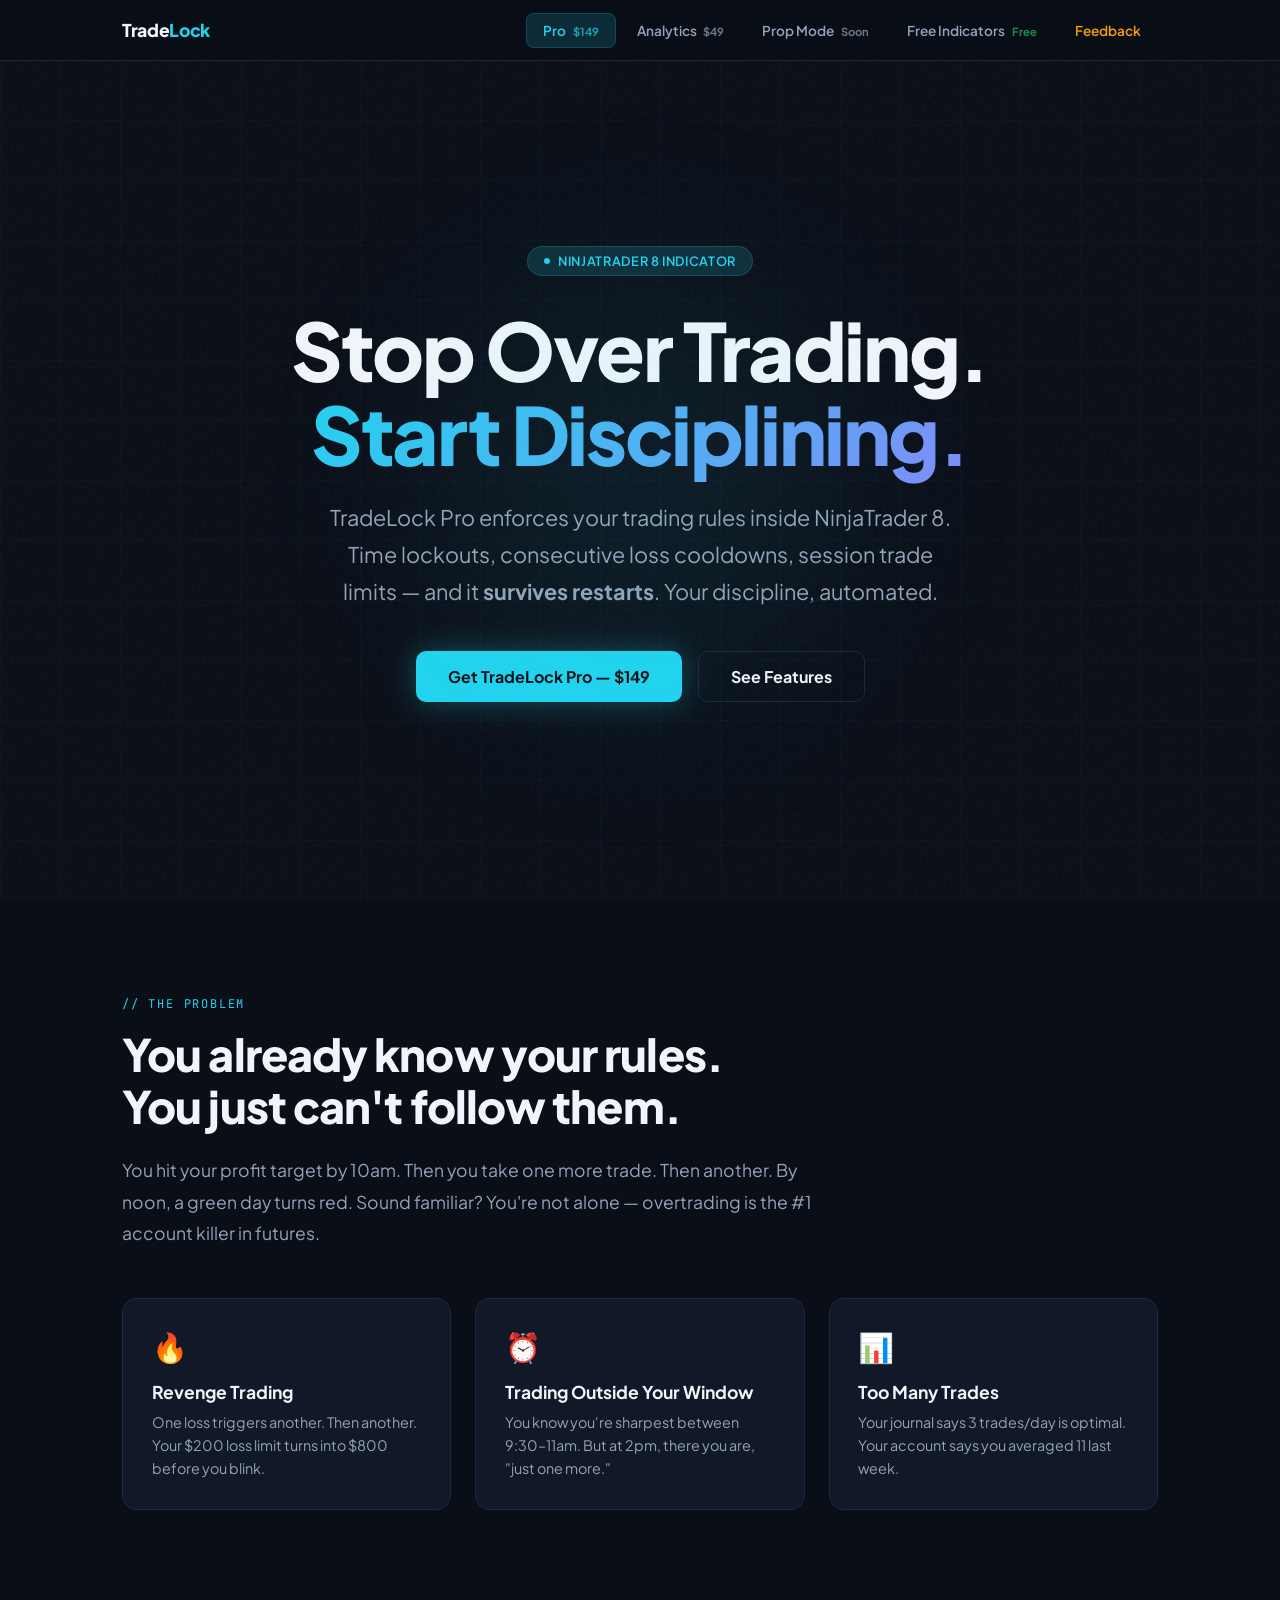
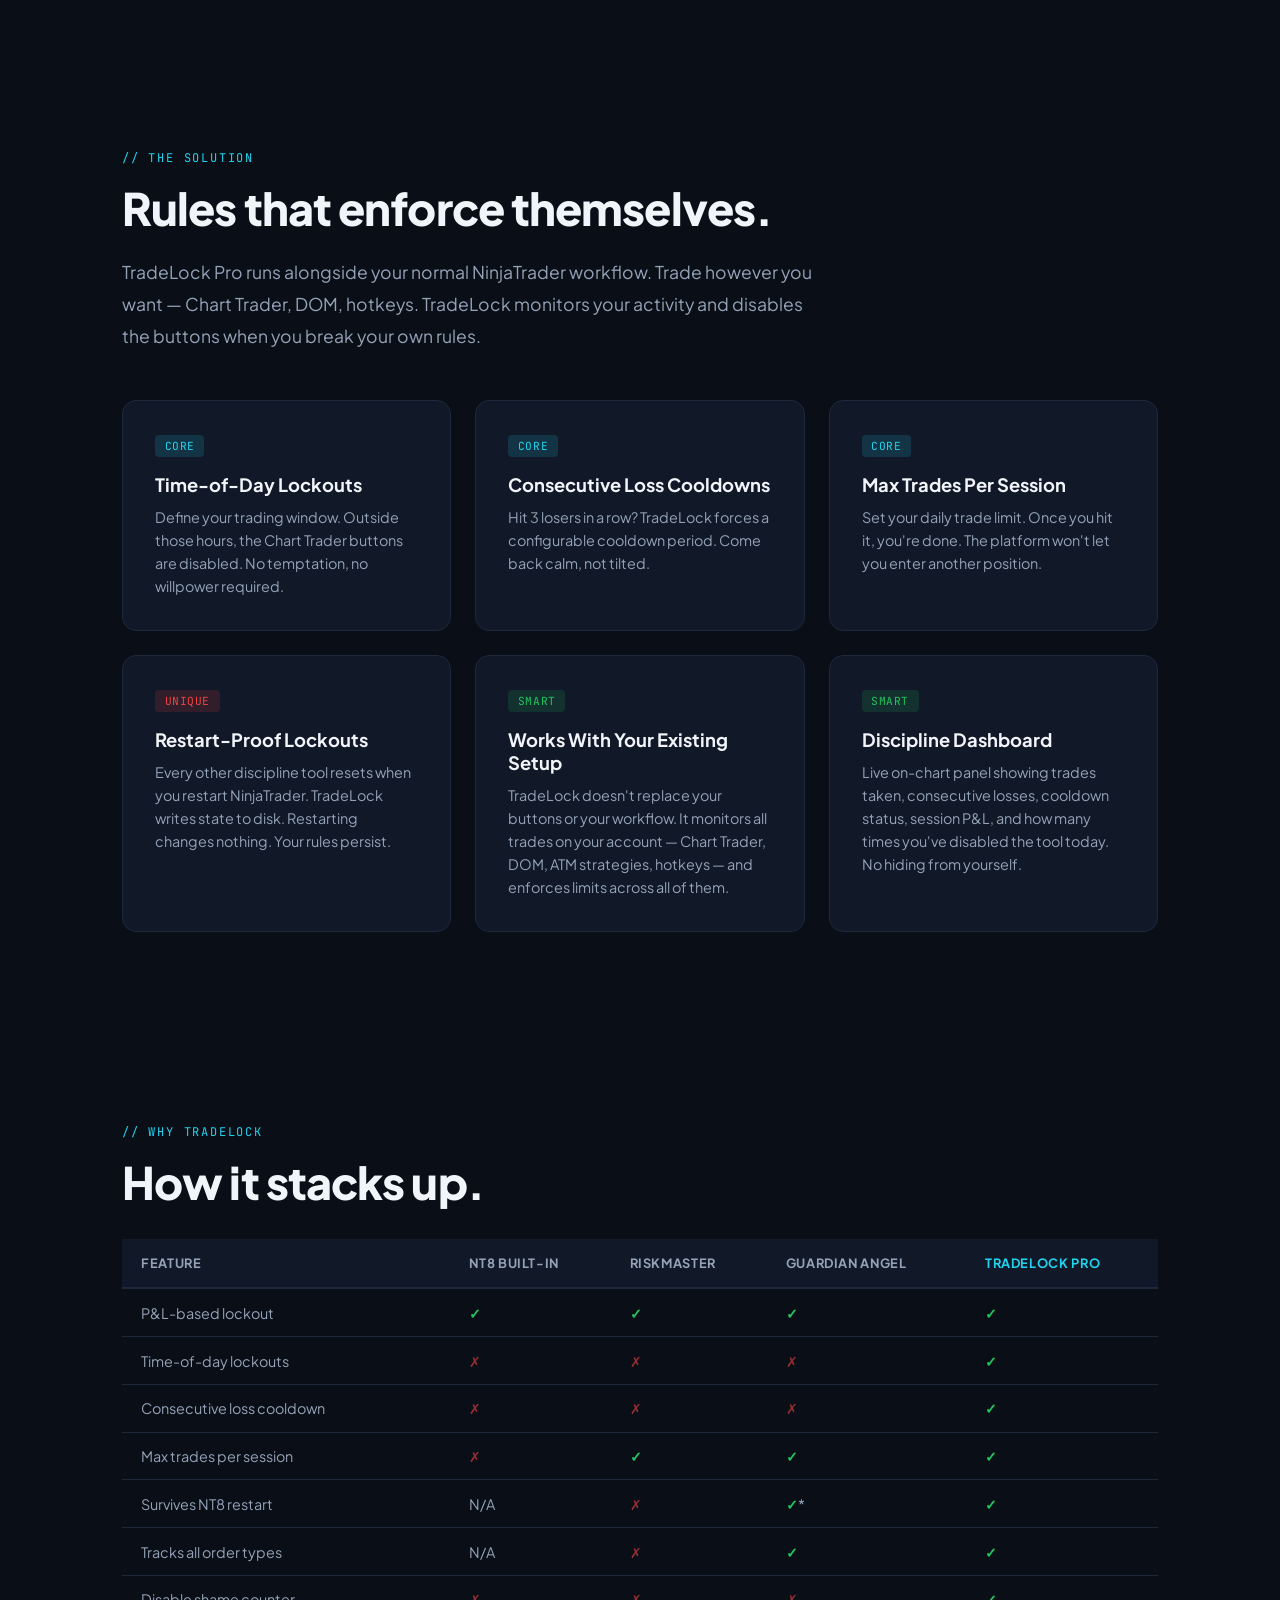
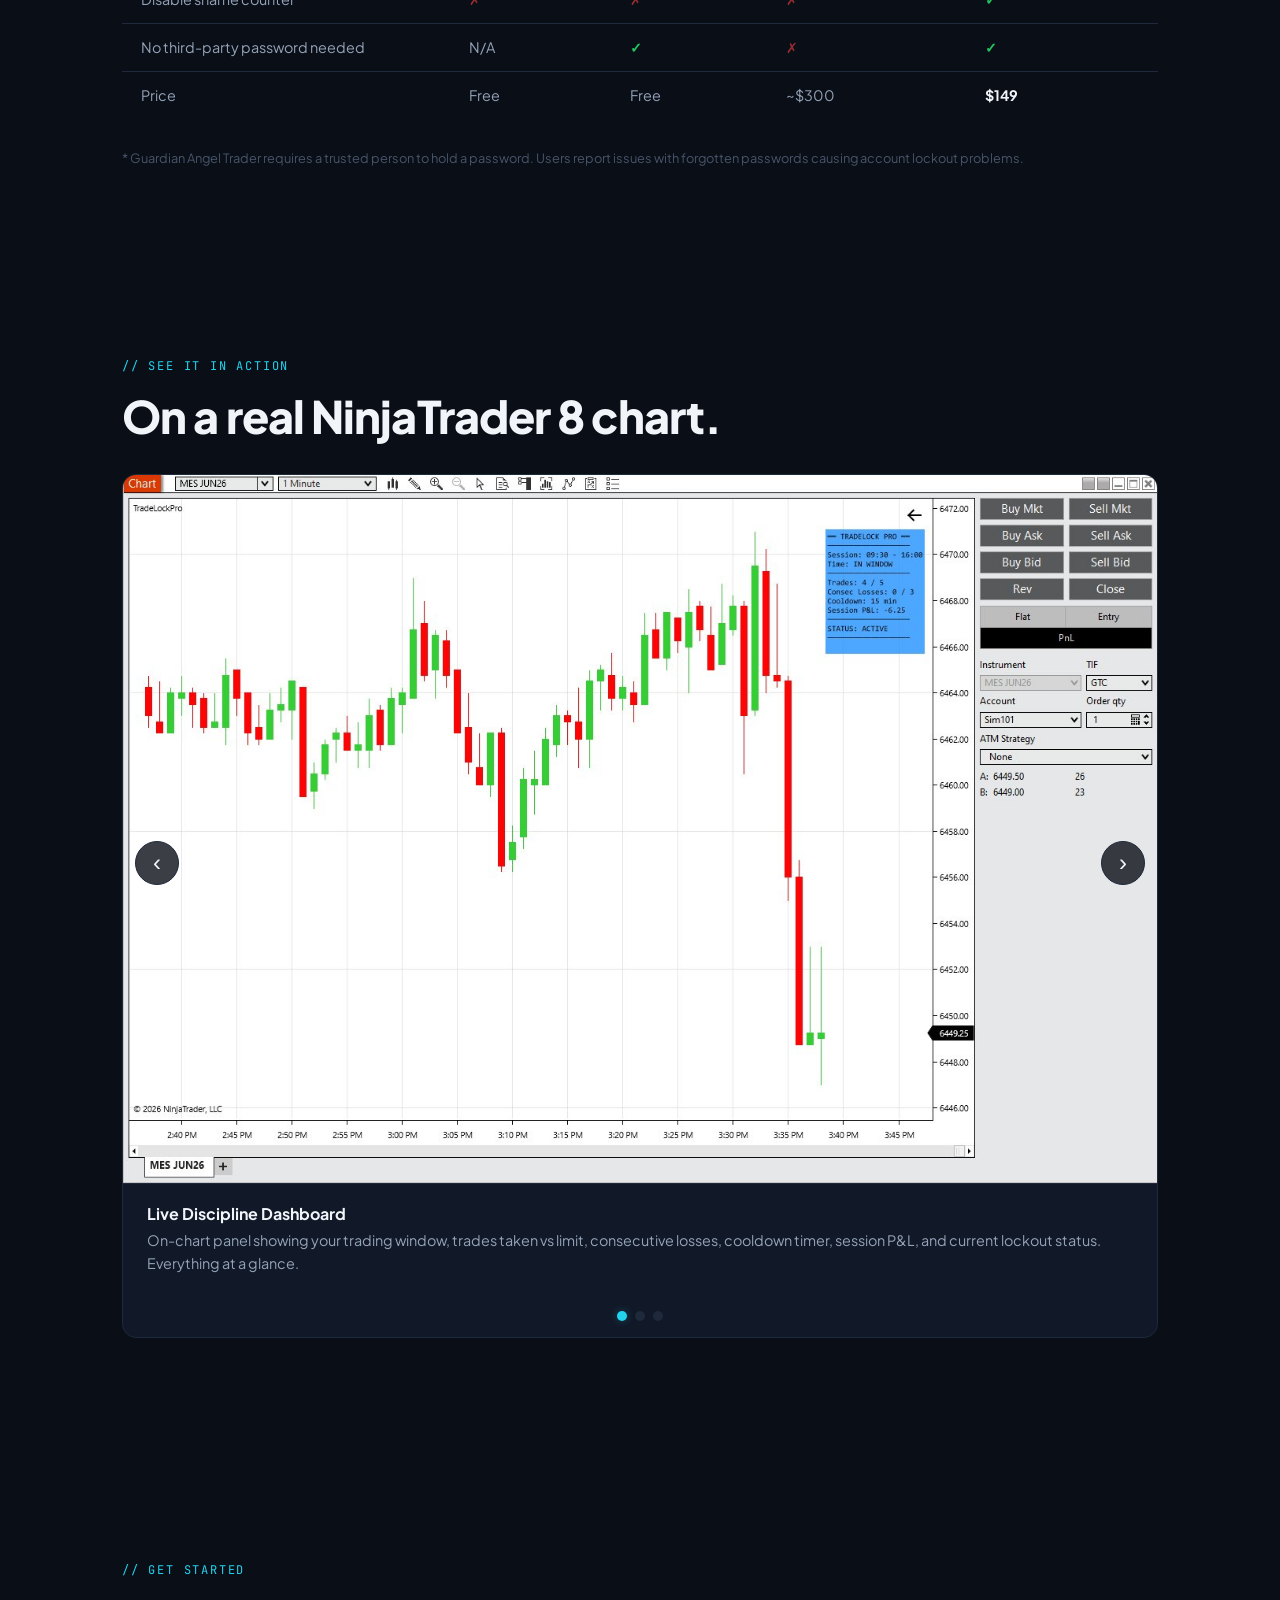
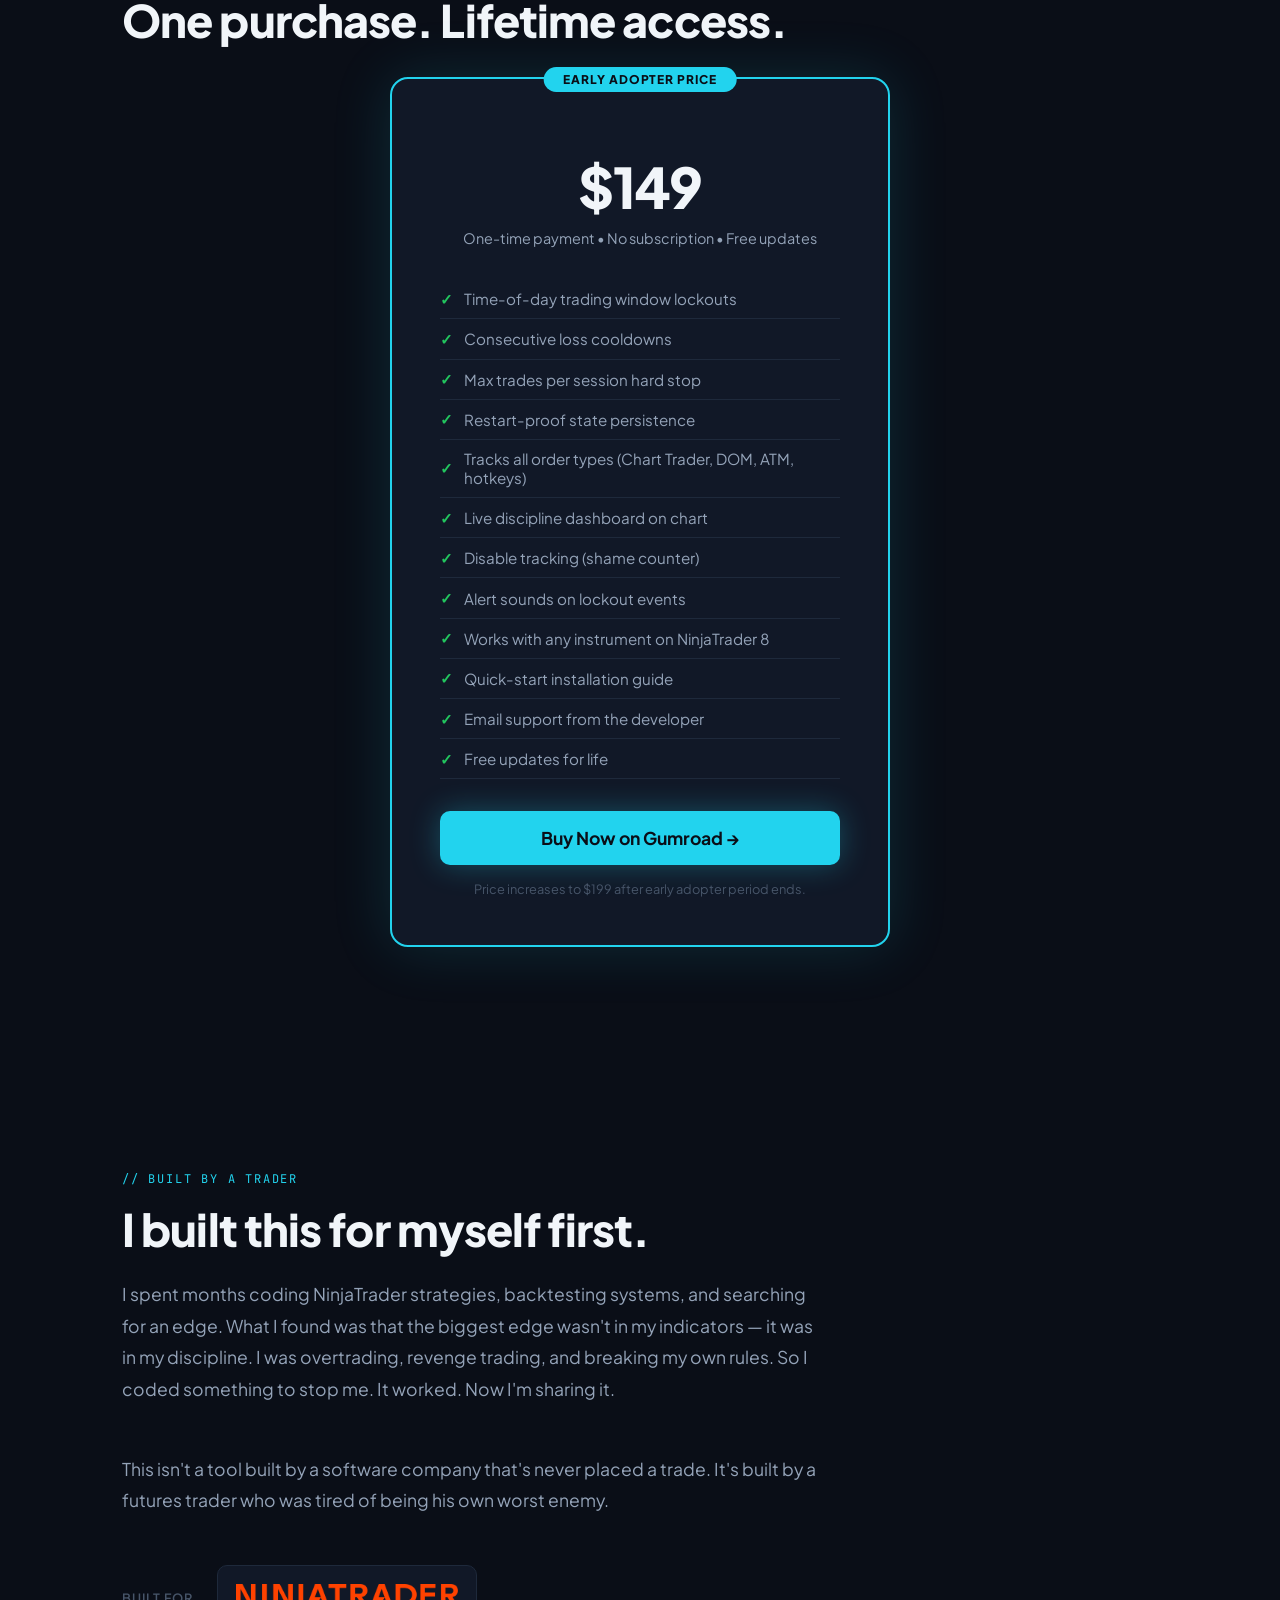
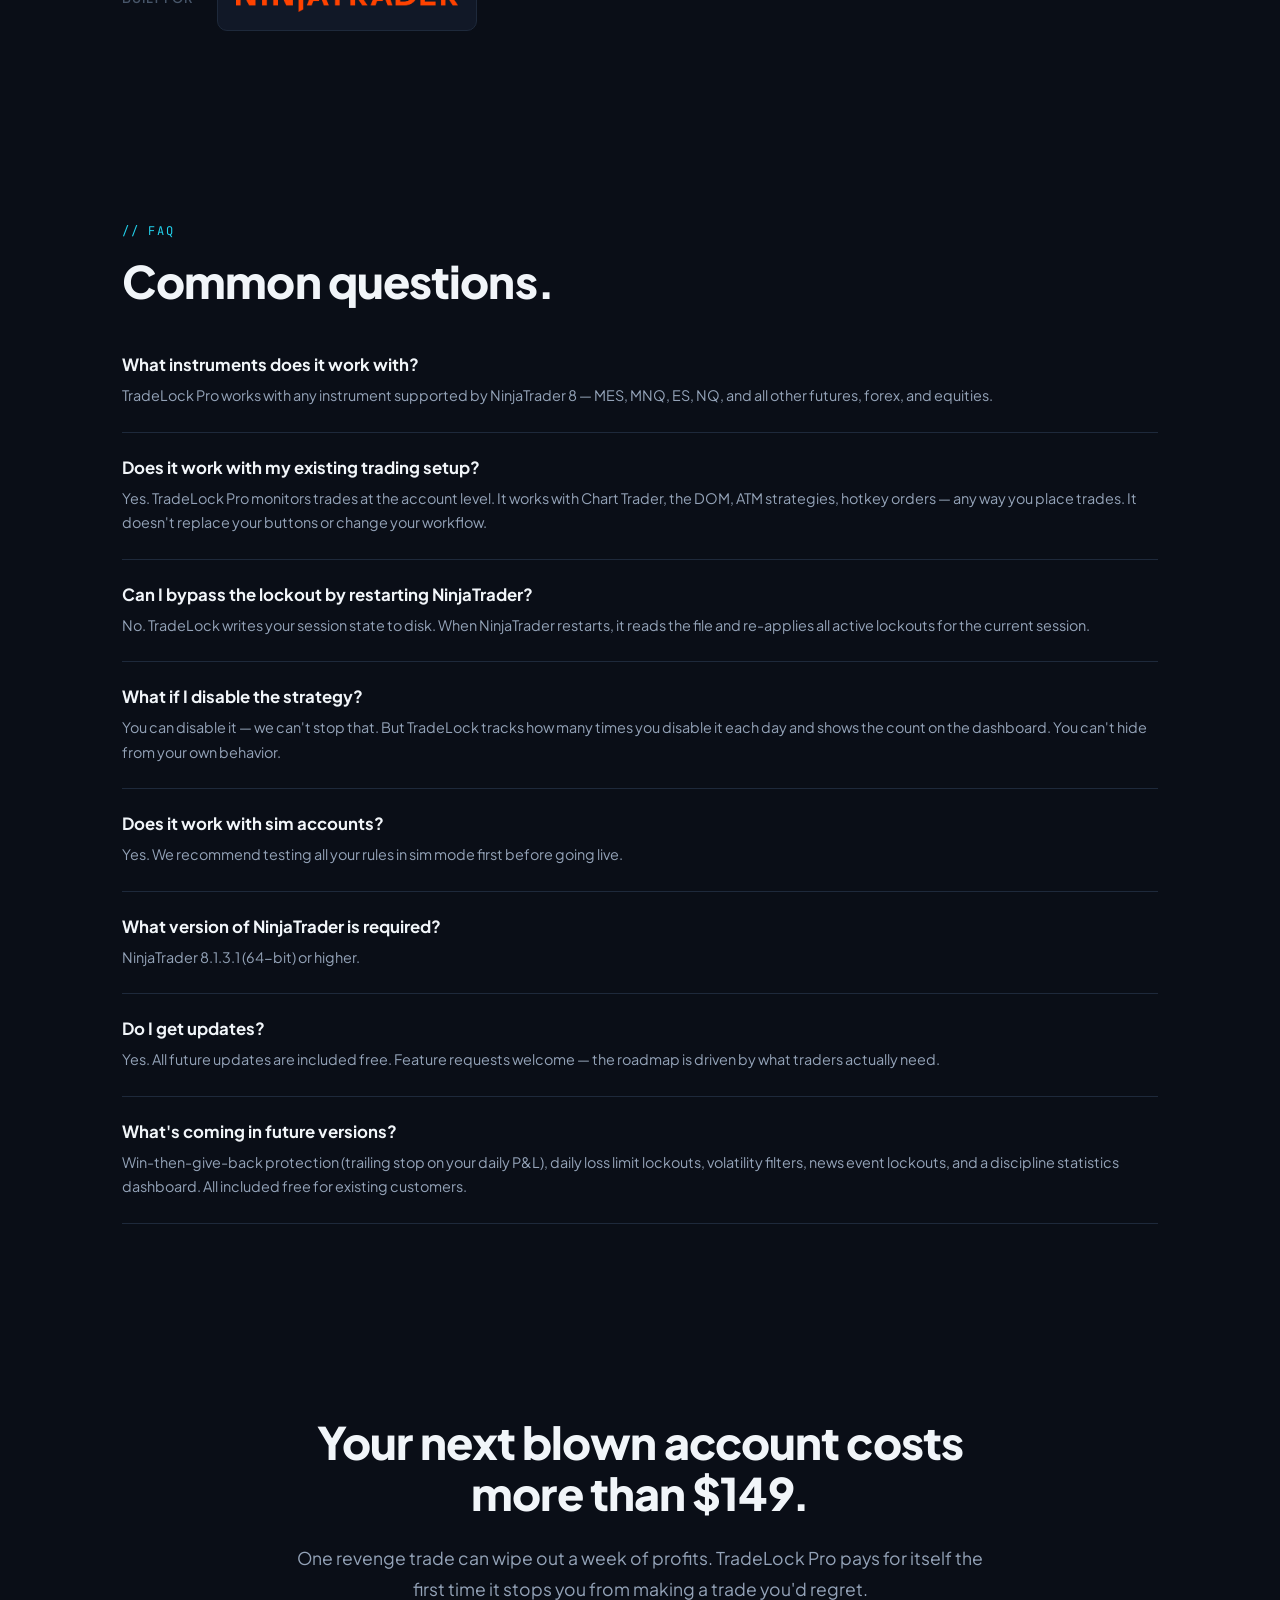
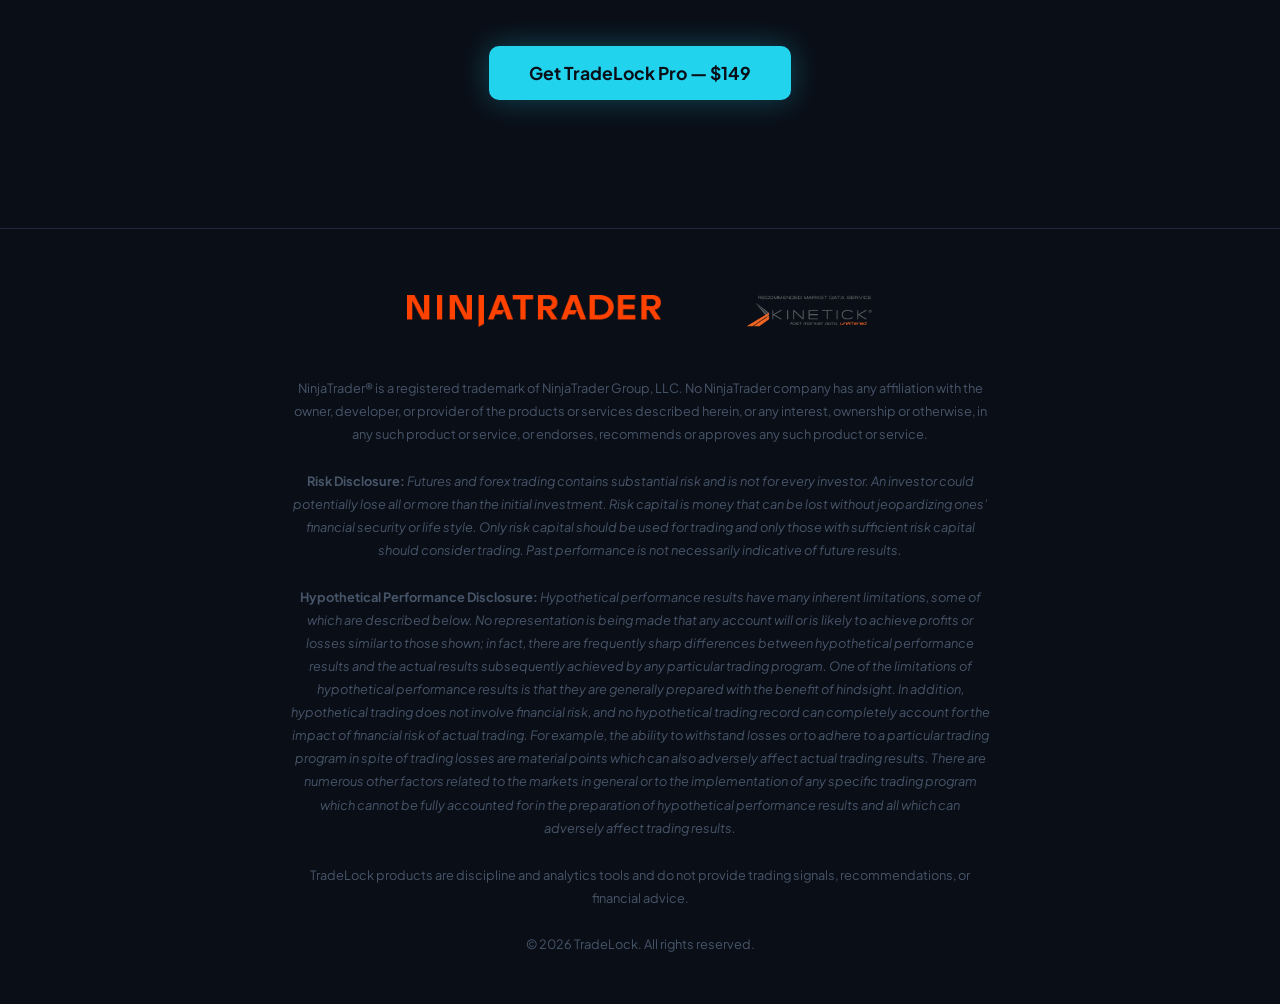
<file: index.html>
<!DOCTYPE html>
<html lang="en">
<head>
<meta charset="UTF-8">
<meta name="viewport" content="width=device-width, initial-scale=1.0">
<title>TradeLock — Trading Discipline Tools for NinjaTrader 8</title>
<meta name="description" content="TradeLock tools enforce your trading rules inside NinjaTrader 8. Discipline lockouts, session analytics, revenge trading detection, and prop firm mode.">
<link rel="preconnect" href="https://fonts.googleapis.com">
<link href="https://fonts.googleapis.com/css2?family=JetBrains+Mono:wght@400;700&family=Plus+Jakarta+Sans:wght@400;500;600;700;800&display=swap" rel="stylesheet">
<style>
  :root {
    --bg-primary: #0a0e17;
    --bg-card: #111827;
    --bg-card-hover: #1a2332;
    --accent: #22d3ee;
    --accent-dim: rgba(34, 211, 238, 0.15);
    --accent-glow: rgba(34, 211, 238, 0.3);
    --red: #ef4444;
    --green: #22c55e;
    --orange: #f59e0b;
    --text-primary: #f1f5f9;
    --text-secondary: #94a3b8;
    --text-dim: #475569;
    --border: #1e293b;
  }
  * { margin: 0; padding: 0; box-sizing: border-box; }
  html, body { overflow-x: hidden; max-width: 100vw; }
  body { font-family: 'Plus Jakarta Sans', sans-serif; background: var(--bg-primary); color: var(--text-primary); -webkit-font-smoothing: antialiased; }
  body::before { content: ''; position: fixed; top: 0; left: 0; width: 100%; height: 100%; background-image: url("data:image/svg+xml,%3Csvg viewBox='0 0 256 256' xmlns='http://www.w3.org/2000/svg'%3E%3Cfilter id='noise'%3E%3CfeTurbulence type='fractalNoise' baseFrequency='0.9' numOctaves='4' stitchTiles='stitch'/%3E%3C/filter%3E%3Crect width='100%25' height='100%25' filter='url(%23noise)' opacity='0.03'/%3E%3C/svg%3E"); pointer-events: none; z-index: 1; }
  .content { position: relative; z-index: 2; }
  .grid-bg { position: fixed; top: 0; left: 0; width: 100%; height: 100%; background-image: linear-gradient(rgba(34,211,238,0.03) 1px, transparent 1px), linear-gradient(90deg, rgba(34,211,238,0.03) 1px, transparent 1px); background-size: 60px 60px; z-index: 0; }

  /* ── Top Navigation ── */
  .top-nav { position: fixed; top: 0; left: 0; right: 0; z-index: 100; background: rgba(10, 14, 23, 0.85); backdrop-filter: blur(16px); -webkit-backdrop-filter: blur(16px); border-bottom: 1px solid var(--border); }
  .nav-inner { max-width: 1100px; margin: 0 auto; padding: 0 2rem; display: flex; align-items: center; height: 60px; gap: 2rem; }
  .nav-brand { font-weight: 800; font-size: 1.1rem; color: var(--text-primary); text-decoration: none; letter-spacing: -0.02em; white-space: nowrap; }
  .nav-brand span { color: var(--accent); }
  .nav-tabs { display: flex; gap: 0.25rem; margin-left: auto; }
  .nav-tab { padding: 0.5rem 1rem; border-radius: 8px; font-size: 0.85rem; font-weight: 600; color: var(--text-secondary); text-decoration: none; cursor: pointer; transition: all 0.2s ease; border: 1px solid transparent; white-space: nowrap; }
  .nav-tab:hover { color: var(--text-primary); background: var(--accent-dim); }
  .nav-tab.active { color: var(--accent); background: var(--accent-dim); border-color: rgba(34,211,238,0.2); }
  .nav-tab .tab-price { font-size: 0.7rem; font-weight: 700; opacity: 0.7; margin-left: 0.3rem; }

  /* ── Mobile hamburger (CSS-only checkbox pattern) ── */
  .nav-toggle { position: absolute; opacity: 0; pointer-events: none; width: 0; height: 0; }
  .nav-hamburger { display: none; color: var(--text-primary); font-size: 1.6rem; line-height: 1; cursor: pointer; padding: 0.5rem 0.75rem; user-select: none; -webkit-user-select: none; }
  @media (max-width: 820px) {
    .nav-inner { flex-wrap: wrap; height: auto; min-height: 60px; row-gap: 0; }
    .nav-hamburger { display: block; margin-left: auto; }
    .nav-tabs { display: none; flex-basis: 100%; width: 100%; flex-direction: column; align-items: stretch; margin-left: 0; padding: 0.5rem 0 1rem; gap: 0.35rem; order: 3; border-top: 1px solid var(--border); }
    .nav-toggle:checked ~ .nav-tabs,
    .nav-tabs.open { display: flex !important; }
    .nav-tabs .nav-tab { text-align: center; padding: 0.75rem 1rem; }
  }

  /* ── Product sections ── */
  .product-page { display: none; }
  .product-page.active { display: block; }

  /* ── Shared styles ── */
  .hero { min-height: 100vh; display: flex; flex-direction: column; justify-content: center; align-items: center; text-align: center; padding: 5rem 2rem 2rem; position: relative; }
  .hero::after { content: ''; position: absolute; top: 20%; left: 50%; transform: translateX(-50%); width: 600px; height: 600px; background: radial-gradient(circle, var(--accent-glow) 0%, transparent 70%); filter: blur(100px); pointer-events: none; opacity: 0.4; }
  .badge { display: inline-flex; align-items: center; gap: 0.5rem; background: var(--accent-dim); border: 1px solid rgba(34,211,238,0.2); padding: 0.4rem 1rem; border-radius: 100px; font-size: 0.8rem; font-weight: 600; color: var(--accent); letter-spacing: 0.05em; text-transform: uppercase; margin-bottom: 2rem; animation: fadeInDown 0.6s ease-out; }
  .badge .dot { width: 6px; height: 6px; background: var(--accent); border-radius: 50%; animation: pulse 2s infinite; }
  h1 { font-size: clamp(2.5rem, 7vw, 5rem); font-weight: 800; line-height: 1.05; margin-bottom: 1.5rem; letter-spacing: -0.03em; animation: fadeInUp 0.8s ease-out; }
  h1 .highlight { background: linear-gradient(135deg, var(--accent), #818cf8); -webkit-background-clip: text; -webkit-text-fill-color: transparent; background-clip: text; }
  .hero-sub { font-size: clamp(1rem, 2.5vw, 1.35rem); color: var(--text-secondary); max-width: 640px; line-height: 1.7; margin-bottom: 2.5rem; animation: fadeInUp 1s ease-out; }
  .cta-group { display: flex; gap: 1rem; flex-wrap: wrap; justify-content: center; animation: fadeInUp 1.2s ease-out; }
  .btn { display: inline-flex; align-items: center; gap: 0.5rem; padding: 0.9rem 2rem; border-radius: 10px; font-weight: 700; font-size: 1rem; text-decoration: none; transition: all 0.25s ease; cursor: pointer; border: none; font-family: inherit; }
  .btn-primary { background: var(--accent); color: var(--bg-primary); box-shadow: 0 0 30px var(--accent-glow); }
  .btn-primary:hover { transform: translateY(-2px); box-shadow: 0 0 50px var(--accent-glow); }
  .btn-secondary { background: transparent; color: var(--text-primary); border: 1px solid var(--border); }
  .btn-secondary:hover { border-color: var(--accent); background: var(--accent-dim); }
  .section { padding: 6rem 2rem; max-width: 1100px; margin: 0 auto; }
  .section-label { font-family: 'JetBrains Mono', monospace; font-size: 0.75rem; color: var(--accent); letter-spacing: 0.15em; text-transform: uppercase; margin-bottom: 1rem; }
  h2 { font-size: clamp(1.8rem, 4vw, 2.8rem); font-weight: 800; letter-spacing: -0.02em; margin-bottom: 1.5rem; line-height: 1.15; }
  .section-text { color: var(--text-secondary); font-size: 1.1rem; line-height: 1.8; max-width: 700px; margin-bottom: 3rem; }
  .pain-grid { display: grid; grid-template-columns: repeat(auto-fit, minmax(280px, 1fr)); gap: 1.5rem; margin-bottom: 3rem; }
  .pain-card { background: var(--bg-card); border: 1px solid var(--border); border-radius: 14px; padding: 1.8rem; transition: all 0.3s ease; }
  .pain-card:hover { border-color: var(--red); background: var(--bg-card-hover); transform: translateY(-3px); }
  .pain-icon { font-size: 1.8rem; margin-bottom: 1rem; }
  .pain-card h3 { font-size: 1.1rem; font-weight: 700; margin-bottom: 0.5rem; }
  .pain-card p { color: var(--text-secondary); font-size: 0.9rem; line-height: 1.6; }
  .feature-grid { display: grid; grid-template-columns: repeat(auto-fit, minmax(300px, 1fr)); gap: 1.5rem; }
  .feature-card { background: var(--bg-card); border: 1px solid var(--border); border-radius: 14px; padding: 2rem; transition: all 0.3s ease; position: relative; overflow: hidden; }
  .feature-card::before { content: ''; position: absolute; top: 0; left: 0; width: 100%; height: 3px; background: linear-gradient(90deg, var(--accent), transparent); opacity: 0; transition: opacity 0.3s ease; }
  .feature-card:hover::before { opacity: 1; }
  .feature-card:hover { border-color: rgba(34,211,238,0.3); background: var(--bg-card-hover); transform: translateY(-3px); }
  .feature-tag { display: inline-block; font-family: 'JetBrains Mono', monospace; font-size: 0.7rem; background: var(--accent-dim); color: var(--accent); padding: 0.25rem 0.6rem; border-radius: 4px; margin-bottom: 1rem; letter-spacing: 0.05em; }
  .feature-tag.unique { background: rgba(239, 68, 68, 0.15); color: var(--red); }
  .feature-tag.smart { background: rgba(34, 197, 94, 0.15); color: var(--green); }
  .feature-tag.alert { background: rgba(245, 158, 11, 0.15); color: var(--orange); }
  .feature-card h3 { font-size: 1.15rem; font-weight: 700; margin-bottom: 0.6rem; }
  .feature-card p { color: var(--text-secondary); font-size: 0.9rem; line-height: 1.6; }
  /* ── Free indicator card (icon + preview + copy) ── */
  .free-indicator-card { display: flex; flex-wrap: wrap; gap: 1.5rem; align-items: center; }
  .free-indicator-card .fi-images { display: flex; gap: 0; flex: 0 1 500px; max-width: 100%; }
  .free-indicator-card .fi-images img { width: 50%; aspect-ratio: 1 / 1; height: auto; display: block; border: 1px solid var(--border); background: var(--bg-primary); }
  .free-indicator-card .fi-images img:first-child { border-radius: 10px 0 0 10px; border-right: none; object-fit: cover; }
  .free-indicator-card .fi-images img:last-child { border-radius: 0 10px 10px 0; object-fit: contain; padding: 0.5rem; }
  .free-indicator-card .fi-copy { flex: 1 1 260px; min-width: 0; }
  .free-indicator-card .fi-copy h3 { margin: 0.5rem 0 0.75rem; }
  .free-indicator-card .fi-copy p { margin: 0; }
  .comparison-table { width: 100%; border-collapse: separate; border-spacing: 0; margin: 2rem 0; font-size: 0.9rem; }
  .comparison-table th { background: var(--bg-card); padding: 1rem 1.2rem; text-align: left; font-weight: 700; border-bottom: 2px solid var(--border); color: var(--text-secondary); font-size: 0.8rem; letter-spacing: 0.05em; text-transform: uppercase; }
  .comparison-table th:last-child { color: var(--accent); }
  .comparison-table td { padding: 0.9rem 1.2rem; border-bottom: 1px solid var(--border); color: var(--text-secondary); }
  .comparison-table tr:last-child td { border-bottom: none; }
  .comparison-table td:last-child { color: var(--text-primary); font-weight: 600; }
  .check { color: var(--green); font-weight: 700; }
  .cross { color: var(--red); opacity: 0.6; }
  .pricing-card { background: var(--bg-card); border: 2px solid var(--accent); border-radius: 18px; padding: 3rem; max-width: 500px; margin: 2rem auto; text-align: center; position: relative; box-shadow: 0 0 60px var(--accent-dim); }
  .pricing-badge { position: absolute; top: -12px; left: 50%; transform: translateX(-50%); background: var(--accent); color: var(--bg-primary); font-size: 0.75rem; font-weight: 800; padding: 0.3rem 1.2rem; border-radius: 100px; letter-spacing: 0.08em; text-transform: uppercase; }
  .price { font-size: 3.5rem; font-weight: 800; margin: 1.5rem 0 0.5rem; letter-spacing: -0.03em; }
  .price-note { color: var(--text-secondary); font-size: 0.9rem; margin-bottom: 2rem; }
  .pricing-features { list-style: none; text-align: left; margin-bottom: 2rem; }
  .pricing-features li { padding: 0.6rem 0; border-bottom: 1px solid var(--border); color: var(--text-secondary); font-size: 0.95rem; display: flex; align-items: center; gap: 0.7rem; }
  .pricing-features li::before { content: '✓'; color: var(--green); font-weight: 700; flex-shrink: 0; }
  .faq-item { border-bottom: 1px solid var(--border); padding: 1.5rem 0; }
  .faq-item h3 { font-size: 1.05rem; font-weight: 700; margin-bottom: 0.5rem; color: var(--text-primary); }
  .faq-item p { color: var(--text-secondary); font-size: 0.9rem; line-height: 1.7; }
  footer { border-top: 1px solid var(--border); padding: 3rem 2rem; text-align: center; }
  footer p { color: var(--text-dim); font-size: 0.8rem; line-height: 1.8; max-width: 700px; margin: 0 auto; }

  /* ── Carousel ── */
  .carousel { position: relative; max-width: 100%; margin: 2rem 0; overflow: hidden; border-radius: 14px; border: 1px solid var(--border); background: var(--bg-card); }
  .carousel-track { display: flex; transition: transform 0.4s ease; }
  .carousel-slide { min-width: 100%; position: relative; }
  .carousel-slide img { width: 100%; height: auto; display: block; }
  .carousel-caption { padding: 1.2rem 1.5rem; border-top: 1px solid var(--border); }
  .carousel-caption h4 { font-size: 1rem; font-weight: 700; color: var(--text-primary); margin-bottom: 0.3rem; }
  .carousel-caption p { font-size: 0.9rem; color: var(--text-secondary); line-height: 1.6; }
  .carousel-btn { position: absolute; top: 45%; transform: translateY(-50%); background: rgba(10, 14, 23, 0.8); border: 1px solid var(--border); color: var(--text-primary); font-size: 1.5rem; width: 44px; height: 44px; border-radius: 50%; cursor: pointer; display: flex; align-items: center; justify-content: center; transition: all 0.2s ease; z-index: 5; }
  .carousel-btn:hover { background: var(--accent-dim); border-color: var(--accent); color: var(--accent); }
  .carousel-btn.prev { left: 12px; }
  .carousel-btn.next { right: 12px; }
  .carousel-dots { display: flex; justify-content: center; gap: 0.5rem; padding: 1rem 0; }
  .carousel-dot { width: 10px; height: 10px; border-radius: 50%; background: var(--border); border: none; cursor: pointer; transition: all 0.2s ease; }
  .carousel-dot.active { background: var(--accent); box-shadow: 0 0 8px var(--accent-glow); }

  /* ── Screenshots — alternating image/text rows ── */
  .showcase-row { display: grid; grid-template-columns: 1fr 1fr; gap: 3rem; align-items: center; margin: 4rem 0; }
  .showcase-row.reverse { direction: rtl; }
  .showcase-row.reverse > * { direction: ltr; }
  .showcase-img { border-radius: 12px; overflow: hidden; border: 1px solid var(--border); background: var(--bg-card); transition: all 0.3s ease; }
  .showcase-img:hover { border-color: rgba(34,211,238,0.3); }
  .showcase-img img { width: 100%; height: auto; display: block; }
  .showcase-text h3 { font-size: 1.25rem; font-weight: 700; margin-bottom: 0.75rem; color: var(--text-primary); }
  .showcase-text p { color: var(--text-secondary); font-size: 0.95rem; line-height: 1.7; margin-bottom: 1rem; }
  .showcase-text ul { list-style: none; padding: 0; }
  .showcase-text ul li { padding: 0.4rem 0; color: var(--text-secondary); font-size: 0.9rem; display: flex; align-items: flex-start; gap: 0.6rem; }
  .showcase-text ul li::before { content: '✓'; color: var(--green); font-weight: 700; flex-shrink: 0; margin-top: 0.1rem; }
  /* Panel screenshots — keep natural size, don't stretch */
  .showcase-panels { display: grid; grid-template-columns: auto auto; gap: 2rem; justify-content: center; align-items: start; margin: 4rem 0; }
  .showcase-panel-item { background: var(--bg-card); border: 1px solid var(--border); border-radius: 12px; overflow: hidden; transition: all 0.3s ease; }
  .showcase-panel-item:hover { border-color: rgba(34,211,238,0.3); }
  .showcase-panel-item img { display: block; height: auto; max-width: 100%; }
  .showcase-panel-item .panel-caption { padding: 0.8rem 1rem; }
  .showcase-panel-item .panel-caption h4 { font-size: 0.85rem; font-weight: 700; color: var(--accent); font-family: 'JetBrains Mono', monospace; letter-spacing: 0.05em; }
  @media (max-width: 800px) {
    .showcase-row { grid-template-columns: 1fr; gap: 1.5rem; }
    .showcase-row.reverse { direction: ltr; }
    .showcase-panels { grid-template-columns: 1fr; }
  }

  /* ── Dashboard mockup ── */
  .dashboard-mockup { background: #0d1117; border: 1px solid var(--border); border-radius: 12px; padding: 1.5rem; font-family: 'JetBrains Mono', monospace; font-size: 0.8rem; max-width: 420px; margin: 2rem auto; line-height: 1.8; }
  .dashboard-mockup .dm-title { color: var(--accent); font-weight: 700; margin-bottom: 0.5rem; }
  .dashboard-mockup .dm-sep { color: var(--text-dim); }
  .dashboard-mockup .dm-green { color: var(--green); }
  .dashboard-mockup .dm-red { color: var(--red); }
  .dashboard-mockup .dm-yellow { color: var(--orange); }
  .dashboard-mockup .dm-dim { color: var(--text-dim); }
  .dashboard-mockup .dm-white { color: var(--text-primary); }

  @keyframes fadeInUp { from { opacity: 0; transform: translateY(30px); } to { opacity: 1; transform: translateY(0); } }
  @keyframes fadeInDown { from { opacity: 0; transform: translateY(-20px); } to { opacity: 1; transform: translateY(0); } }
  @keyframes pulse { 0%, 100% { opacity: 1; } 50% { opacity: 0.4; } }
  @media (max-width: 640px) { .section { padding: 4rem 1.5rem; } .pricing-card { padding: 2rem 1.5rem; } .comparison-table { font-size: 0.8rem; } .comparison-table th, .comparison-table td { padding: 0.7rem; } }
  .mobile-only { display: none; }
  @media (max-width: 820px) {
    .desktop-only { display: none !important; }
    .mobile-only { display: block !important; }
  }
  /* Cropped carousel (mobile variant) */
  .carousel-cropped .carousel-slide { overflow: hidden; }
  .carousel-cropped .carousel-slide img { transform: scale(3); transform-origin: top right; }
  .carousel-cropped .carousel-slide:nth-child(3) img { transform: scale(2); transform-origin: 20% 20%; }
</style>
</head>
<body>
<div class="grid-bg"></div>

<!-- ══════════════ TOP NAVIGATION ══════════════ -->
<nav class="top-nav">
  <div class="nav-inner">
    <a href="/" class="nav-brand" onclick="switchProduct('tradelockpro');return false;">Trade<span>Lock</span></a>
    <input type="checkbox" id="nav-toggle" class="nav-toggle" aria-label="Menu">
    <label for="nav-toggle" class="nav-hamburger">☰</label>
    <div class="nav-tabs">
      <a class="nav-tab" data-product="tradelockpro" onclick="switchProduct('tradelockpro')">Pro <span class="tab-price">$149</span></a>
      <a class="nav-tab" data-product="tradelockanalytics" onclick="switchProduct('tradelockanalytics')">Analytics <span class="tab-price">$49</span></a>
      <a class="nav-tab" data-product="tradelockpropmode" onclick="switchProduct('tradelockpropmode')">Prop Mode <span class="tab-price">Soon</span></a>
      <a class="nav-tab" data-product="freeindicators" onclick="switchProduct('freeindicators')">Free Indicators <span class="tab-price" style="color: var(--green);">Free</span></a>
      <a class="nav-tab" data-product="feedback" onclick="switchProduct('feedback')" style="color: var(--orange);">Feedback</a>
    </div>
  </div>
</nav>

<div class="content">

<!-- ══════════════════════════════════════════════════════════
     PRODUCT 1: TRADELOCK PRO — $149
     ══════════════════════════════════════════════════════════ -->
<div class="product-page" id="page-tradelockpro">

<section class="hero">
  <div class="badge"><span class="dot"></span> NinjaTrader 8 Indicator</div>
  <h1>Stop Over Trading.<br><span class="highlight">Start Disciplining.</span></h1>
  <p class="hero-sub">TradeLock Pro enforces your trading rules inside NinjaTrader 8. Time lockouts, consecutive loss cooldowns, session trade limits &mdash; and it <strong>survives restarts</strong>. Your discipline, automated.</p>
  <div class="cta-group">
    <a href="https://tradelockpro.gumroad.com/l/frkzrt" class="btn btn-primary">Get TradeLock Pro &mdash; $149</a>
    <a href="#pro-features" class="btn btn-secondary">See Features</a>
  </div>
</section>

<section class="section">
  <div class="section-label">// The problem</div>
  <h2>You already know your rules.<br>You just can't follow them.</h2>
  <p class="section-text">You hit your profit target by 10am. Then you take one more trade. Then another. By noon, a green day turns red. Sound familiar? You're not alone &mdash; overtrading is the #1 account killer in futures.</p>
  <div class="pain-grid">
    <div class="pain-card">
      <div class="pain-icon">🔥</div>
      <h3>Revenge Trading</h3>
      <p>One loss triggers another. Then another. Your $200 loss limit turns into $800 before you blink.</p>
    </div>
    <div class="pain-card">
      <div class="pain-icon">⏰</div>
      <h3>Trading Outside Your Window</h3>
      <p>You know you're sharpest between 9:30&ndash;11am. But at 2pm, there you are, "just one more."</p>
    </div>
    <div class="pain-card">
      <div class="pain-icon">📊</div>
      <h3>Too Many Trades</h3>
      <p>Your journal says 3 trades/day is optimal. Your account says you averaged 11 last week.</p>
    </div>
  </div>
</section>

<section class="section" id="pro-features">
  <div class="section-label">// The solution</div>
  <h2>Rules that enforce themselves.</h2>
  <p class="section-text">TradeLock Pro runs alongside your normal NinjaTrader workflow. Trade however you want &mdash; Chart Trader, DOM, hotkeys. TradeLock monitors your activity and disables the buttons when you break your own rules.</p>
  <div class="feature-grid">
    <div class="feature-card">
      <div class="feature-tag">CORE</div>
      <h3>Time-of-Day Lockouts</h3>
      <p>Define your trading window. Outside those hours, the Chart Trader buttons are disabled. No temptation, no willpower required.</p>
    </div>
    <div class="feature-card">
      <div class="feature-tag">CORE</div>
      <h3>Consecutive Loss Cooldowns</h3>
      <p>Hit 3 losers in a row? TradeLock forces a configurable cooldown period. Come back calm, not tilted.</p>
    </div>
    <div class="feature-card">
      <div class="feature-tag">CORE</div>
      <h3>Max Trades Per Session</h3>
      <p>Set your daily trade limit. Once you hit it, you're done. The platform won't let you enter another position.</p>
    </div>
    <div class="feature-card">
      <div class="feature-tag unique">UNIQUE</div>
      <h3>Restart-Proof Lockouts</h3>
      <p>Every other discipline tool resets when you restart NinjaTrader. TradeLock writes state to disk. Restarting changes nothing. Your rules persist.</p>
    </div>
    <div class="feature-card">
      <div class="feature-tag smart">SMART</div>
      <h3>Works With Your Existing Setup</h3>
      <p>TradeLock doesn't replace your buttons or your workflow. It monitors all trades on your account &mdash; Chart Trader, DOM, ATM strategies, hotkeys &mdash; and enforces limits across all of them.</p>
    </div>
    <div class="feature-card">
      <div class="feature-tag smart">SMART</div>
      <h3>Discipline Dashboard</h3>
      <p>Live on-chart panel showing trades taken, consecutive losses, cooldown status, session P&L, and how many times you've disabled the tool today. No hiding from yourself.</p>
    </div>
  </div>
</section>

<section class="section desktop-only">
  <div class="section-label">// Why TradeLock</div>
  <h2>How it stacks up.</h2>
  <table class="comparison-table">
    <thead>
      <tr><th>Feature</th><th>NT8 Built-in</th><th>RiskMaster</th><th>Guardian Angel</th><th>TradeLock Pro</th></tr>
    </thead>
    <tbody>
      <tr><td>P&L-based lockout</td><td><span class="check">✓</span></td><td><span class="check">✓</span></td><td><span class="check">✓</span></td><td><span class="check">✓</span></td></tr>
      <tr><td>Time-of-day lockouts</td><td><span class="cross">✗</span></td><td><span class="cross">✗</span></td><td><span class="cross">✗</span></td><td><span class="check">✓</span></td></tr>
      <tr><td>Consecutive loss cooldown</td><td><span class="cross">✗</span></td><td><span class="cross">✗</span></td><td><span class="cross">✗</span></td><td><span class="check">✓</span></td></tr>
      <tr><td>Max trades per session</td><td><span class="cross">✗</span></td><td><span class="check">✓</span></td><td><span class="check">✓</span></td><td><span class="check">✓</span></td></tr>
      <tr><td>Survives NT8 restart</td><td>N/A</td><td><span class="cross">✗</span></td><td><span class="check">✓</span>*</td><td><span class="check">✓</span></td></tr>
      <tr><td>Tracks all order types</td><td>N/A</td><td><span class="cross">✗</span></td><td><span class="check">✓</span></td><td><span class="check">✓</span></td></tr>
      <tr><td>Disable shame counter</td><td><span class="cross">✗</span></td><td><span class="cross">✗</span></td><td><span class="cross">✗</span></td><td><span class="check">✓</span></td></tr>
      <tr><td>No third-party password needed</td><td>N/A</td><td><span class="check">✓</span></td><td><span class="cross">✗</span></td><td><span class="check">✓</span></td></tr>
      <tr><td>Price</td><td>Free</td><td>Free</td><td>~$300</td><td><strong>$149</strong></td></tr>
    </tbody>
  </table>
  <p style="color: var(--text-dim); font-size: 0.8rem; margin-top: 0.5rem;">* Guardian Angel Trader requires a trusted person to hold a password. Users report issues with forgotten passwords causing account lockout problems.</p>
</section>

<section class="section desktop-only">
  <div class="section-label">// See it in action</div>
  <h2>On a real NinjaTrader 8 chart.</h2>

  <div class="carousel" id="proCarousel">
    <div class="carousel-track" id="proTrack">
      <div class="carousel-slide">
        <img src="img/pro_dashboard.png" alt="TradeLock Pro discipline dashboard showing session stats, trade count, cooldown timer, and active status">
        <div class="carousel-caption">
          <h4>Live Discipline Dashboard</h4>
          <p>On-chart panel showing your trading window, trades taken vs limit, consecutive losses, cooldown timer, session P&L, and current lockout status. Everything at a glance.</p>
        </div>
      </div>
      <div class="carousel-slide">
        <img src="img/pro_locked.png" alt="TradeLock Pro locked state with disabled Chart Trader buttons after max trades reached">
        <div class="carousel-caption">
          <h4>Lockout in Action</h4>
          <p>Hit your max trades for the session? Chart Trader buttons go dark. No more entries until tomorrow. Status shows exactly why you're locked out &mdash; and it survives restarts.</p>
        </div>
      </div>
      <div class="carousel-slide">
        <img src="img/pro_settings.png" alt="TradeLock Pro settings showing session times, discipline parameters, and display options">
        <div class="carousel-caption">
          <h4>Simple Configuration</h4>
          <p>Set your trading window, max trades, consecutive loss limit, and cooldown duration. Add to chart and you're done. All parameters configurable from the standard NinjaTrader indicator dialog.</p>
        </div>
      </div>
    </div>
    <button class="carousel-btn prev" onclick="moveProCarousel(-1)">&#8249;</button>
    <button class="carousel-btn next" onclick="moveProCarousel(1)">&#8250;</button>
    <div class="carousel-dots" id="proDots">
      <button class="carousel-dot active" onclick="goToProSlide(0)"></button>
      <button class="carousel-dot" onclick="goToProSlide(1)"></button>
      <button class="carousel-dot" onclick="goToProSlide(2)"></button>
    </div>
  </div>
</section>

<section class="section mobile-only">
  <div class="section-label">// See it in action</div>
  <h2>On a real NinjaTrader 8 chart.</h2>

  <div class="carousel carousel-cropped" id="proCarouselMobile">
    <div class="carousel-track" id="proTrackMobile">
      <div class="carousel-slide">
        <img src="img/pro_dashboard.png" alt="TradeLock Pro discipline dashboard showing session stats, trade count, cooldown timer, and active status">
        <div class="carousel-caption">
          <h4>Live Discipline Dashboard</h4>
          <p>On-chart panel showing your trading window, trades taken vs limit, consecutive losses, cooldown timer, session P&L, and current lockout status. Everything at a glance.</p>
        </div>
      </div>
      <div class="carousel-slide">
        <img src="img/pro_locked.png" alt="TradeLock Pro locked state with disabled Chart Trader buttons after max trades reached">
        <div class="carousel-caption">
          <h4>Lockout in Action</h4>
          <p>Hit your max trades for the session? Chart Trader buttons go dark. No more entries until tomorrow. Status shows exactly why you're locked out &mdash; and it survives restarts.</p>
        </div>
      </div>
      <div class="carousel-slide">
        <img src="img/pro_settings.png" alt="TradeLock Pro settings showing session times, discipline parameters, and display options">
        <div class="carousel-caption">
          <h4>Simple Configuration</h4>
          <p>Set your trading window, max trades, consecutive loss limit, and cooldown duration. Add to chart and you're done. All parameters configurable from the standard NinjaTrader indicator dialog.</p>
        </div>
      </div>
    </div>
    <button class="carousel-btn prev" onclick="moveProCarouselMobile(-1)">&#8249;</button>
    <button class="carousel-btn next" onclick="moveProCarouselMobile(1)">&#8250;</button>
    <div class="carousel-dots" id="proDotsMobile">
      <button class="carousel-dot active" onclick="goToProSlideMobile(0)"></button>
      <button class="carousel-dot" onclick="goToProSlideMobile(1)"></button>
      <button class="carousel-dot" onclick="goToProSlideMobile(2)"></button>
    </div>
  </div>
</section>

<section class="section" id="pro-pricing">
  <div class="section-label">// Get started</div>
  <h2>One purchase. Lifetime access.</h2>
  <div class="pricing-card">
    <div class="pricing-badge">Early Adopter Price</div>
    <div class="price">$149</div>
    <p class="price-note">One-time payment &bull; No subscription &bull; Free updates</p>
    <ul class="pricing-features">
      <li>Time-of-day trading window lockouts</li>
      <li>Consecutive loss cooldowns</li>
      <li>Max trades per session hard stop</li>
      <li>Restart-proof state persistence</li>
      <li>Tracks all order types (Chart Trader, DOM, ATM, hotkeys)</li>
      <li>Live discipline dashboard on chart</li>
      <li>Disable tracking (shame counter)</li>
      <li>Alert sounds on lockout events</li>
      <li>Works with any instrument on NinjaTrader 8</li>
      <li>Quick-start installation guide</li>
      <li>Email support from the developer</li>
      <li>Free updates for life</li>
    </ul>
    <a href="https://tradelockpro.gumroad.com/l/frkzrt" class="btn btn-primary" style="width: 100%; justify-content: center; font-size: 1.1rem; padding: 1rem;">Buy Now on Gumroad →</a>
    <p style="color: var(--text-dim); font-size: 0.8rem; margin-top: 1rem;">Price increases to $199 after early adopter period ends.</p>
  </div>
</section>

<section class="section">
  <div class="section-label">// Built by a trader</div>
  <h2>I built this for myself first.</h2>
  <p class="section-text">I spent months coding NinjaTrader strategies, backtesting systems, and searching for an edge. What I found was that the biggest edge wasn't in my indicators &mdash; it was in my discipline. I was overtrading, revenge trading, and breaking my own rules. So I coded something to stop me. It worked. Now I'm sharing it.</p>
  <p class="section-text">This isn't a tool built by a software company that's never placed a trade. It's built by a futures trader who was tired of being his own worst enemy.</p>
  <div style="margin-top: 2.5rem; display: flex; align-items: center; gap: 1.5rem; flex-wrap: wrap;">
    <span style="color: var(--text-dim); font-size: 0.8rem; font-weight: 600; text-transform: uppercase; letter-spacing: 0.08em;">Built for</span>
    <a href="https://ninjatraderdomesticvendor.sjv.io/ZVVXWX" target="_blank" rel="noopener noreferrer" style="display: inline-block; padding: 18px; background: var(--bg-card); border: 1px solid var(--border); border-radius: 10px; transition: all 0.3s ease;" onmouseover="this.style.borderColor='rgba(34,211,238,0.3)'" onmouseout="this.style.borderColor='var(--border)'">
      <img src="img/ninjatrader_logo.png" alt="NinjaTrader" style="height: 28px; width: auto; display: block;">
    </a>
  </div>
</section>

<section class="section">
  <div class="section-label">// FAQ</div>
  <h2>Common questions.</h2>
  <div class="faq-item"><h3>What instruments does it work with?</h3><p>TradeLock Pro works with any instrument supported by NinjaTrader 8 &mdash; MES, MNQ, ES, NQ, and all other futures, forex, and equities.</p></div>
  <div class="faq-item"><h3>Does it work with my existing trading setup?</h3><p>Yes. TradeLock Pro monitors trades at the account level. It works with Chart Trader, the DOM, ATM strategies, hotkey orders &mdash; any way you place trades. It doesn't replace your buttons or change your workflow.</p></div>
  <div class="faq-item"><h3>Can I bypass the lockout by restarting NinjaTrader?</h3><p>No. TradeLock writes your session state to disk. When NinjaTrader restarts, it reads the file and re-applies all active lockouts for the current session.</p></div>
  <div class="faq-item"><h3>What if I disable the strategy?</h3><p>You can disable it &mdash; we can't stop that. But TradeLock tracks how many times you disable it each day and shows the count on the dashboard. You can't hide from your own behavior.</p></div>
  <div class="faq-item"><h3>Does it work with sim accounts?</h3><p>Yes. We recommend testing all your rules in sim mode first before going live.</p></div>
  <div class="faq-item"><h3>What version of NinjaTrader is required?</h3><p>NinjaTrader 8.1.3.1 (64-bit) or higher.</p></div>
  <div class="faq-item"><h3>Do I get updates?</h3><p>Yes. All future updates are included free. Feature requests welcome &mdash; the roadmap is driven by what traders actually need.</p></div>
  <div class="faq-item"><h3>What's coming in future versions?</h3><p>Win-then-give-back protection (trailing stop on your daily P&L), daily loss limit lockouts, volatility filters, news event lockouts, and a discipline statistics dashboard. All included free for existing customers.</p></div>
</section>

<section class="section" style="text-align: center; padding-bottom: 8rem;">
  <h2>Your next blown account costs<br>more than $149.</h2>
  <p class="section-text" style="margin: 1.5rem auto 2.5rem;">One revenge trade can wipe out a week of profits. TradeLock Pro pays for itself the first time it stops you from making a trade you'd regret.</p>
  <a href="https://tradelockpro.gumroad.com/l/frkzrt" class="btn btn-primary" style="font-size: 1.1rem; padding: 1rem 2.5rem;">Get TradeLock Pro &mdash; $149</a>
</section>

</div><!-- end page-tradelockpro -->


<!-- ══════════════════════════════════════════════════════════
     PRODUCT 2: TRADELOCK ANALYTICS — $49
     ══════════════════════════════════════════════════════════ -->
<div class="product-page" id="page-tradelockanalytics">

<section class="hero">
  <div class="badge"><span class="dot"></span> NinjaTrader 8 Indicator</div>
  <h1>Your chart shows price.<br><span class="highlight">This shows you.</span></h1>
  <p class="hero-sub">TradeLock Analytics puts real-time trade P&L, R:R, session stats, and revenge trading detection directly on your chart. See your discipline breaking down <strong>before</strong> it costs you money.</p>
  <div class="cta-group">
    <a href="https://tradelockpro.gumroad.com/l/pzxjiv" class="btn btn-primary">Get TradeLock Analytics &mdash; $49</a>
    <a href="#analytics-features" class="btn btn-secondary">See Features</a>
  </div>
</section>

<section class="section">
  <div class="section-label">// The problem</div>
  <h2>You find out you're tilting<br>after the damage is done.</h2>
  <p class="section-text">Trading journals are great &mdash; for reviewing yesterday's mistakes. But by the time you open your journal, the revenge trades already happened. You need awareness in real-time, on the chart, while you're trading.</p>
  <div class="pain-grid">
    <div class="pain-card">
      <div class="pain-icon">🎰</div>
      <h3>Revenge Trading</h3>
      <p>45 seconds after a loss, you're already in another trade. No plan, no edge &mdash; just emotion. You don't even notice the pattern until the session is over.</p>
    </div>
    <div class="pain-card">
      <div class="pain-icon">📉</div>
      <h3>Hidden Drawdown</h3>
      <p>You were up $400 at 10am. By noon you're at $50. You don't realize you gave back $350 because you never tracked the peak.</p>
    </div>
    <div class="pain-card">
      <div class="pain-icon">🔢</div>
      <h3>No Live Stats</h3>
      <p>NinjaTrader's Trade Performance window is buried in menus. You want win rate, streak count, and profit factor visible while you trade &mdash; not after.</p>
    </div>
  </div>
</section>

<section class="section" id="analytics-features">
  <div class="section-label">// Two panels, one glance</div>
  <h2>Active trade P&L + session behavioral stats.</h2>
  <p class="section-text">TradeLock Analytics runs as an indicator on any chart. It auto-detects your account and shows two live panels &mdash; one for your current position, one for your session performance.</p>

  <!-- Screenshot 1: Multi-ATM — image left, text right -->
  <div class="showcase-row">
    <div class="showcase-img">
      <img src="img/multi_atm.png" alt="TradeLock Analytics showing per-order P&L labels on a multi-target ATM strategy">
    </div>
    <div class="showcase-text">
      <h3>Per-Order P&L Labels</h3>
      <p>Dollar amount, R-value, points, and ticks rendered directly at each stop and target price level on your chart. Works with multi-target ATM strategies out of the box.</p>
      <ul>
        <li>See exact dollar risk and reward at each order level</li>
        <li>R-value displayed per order when risk is configured</li>
        <li>Updates automatically when you drag orders</li>
        <li>Aggregates split ATM orders at the same price</li>
      </ul>
    </div>
  </div>

  <!-- Screenshot 2: Panels — natural size, centered -->
  <div class="showcase-panels">
    <div class="showcase-panel-item">
      <div class="panel-caption"><h4>Active Trade Panel</h4></div>
      <img src="img/active_trade.png" alt="TradeLock Analytics active trade panel">
    </div>
    <div class="showcase-panel-item">
      <div class="panel-caption"><h4>Session Stats Panel</h4></div>
      <img src="img/session_stats.png" alt="TradeLock Analytics session stats panel">
    </div>
  </div>

  <!-- Screenshot 3: Recovery Line — image right, text left -->
  <div class="showcase-row reverse">
    <div class="showcase-img">
      <img src="img/recovery_line.png" alt="TradeLock Analytics recovery line showing session break-even price">
    </div>
    <div class="showcase-text">
      <h3>Recovery Line — Only in TradeLock</h3>
      <p>When you're down on the session, a blue dashed line appears showing the exact price where your current trade erases all session losses and brings you back to zero.</p>
      <ul>
        <li>Answers "how far does this trade need to run to save my day?"</li>
        <li>Automatically calculated from session P&L and position size</li>
        <li>Disappears when session P&L is positive</li>
        <li>No other NinjaTrader indicator does this</li>
      </ul>
    </div>
  </div>

  <div class="feature-grid">
    <div class="feature-card">
      <div class="feature-tag">LIVE</div>
      <h3>Per-Order P&L Labels</h3>
      <p>Dollar amount, points, ticks, and R-value rendered directly at each stop and target price level on your chart. Not in a side panel &mdash; right on the price bars where you're looking.</p>
    </div>
    <div class="feature-card">
      <div class="feature-tag">LIVE</div>
      <h3>Real-Time R:R Display</h3>
      <p>See your risk-to-reward ratio calculated from entry, stop, and target. Updates when you drag orders. Fixed math, no guessing.</p>
    </div>
    <div class="feature-card">
      <div class="feature-tag unique">UNIQUE</div>
      <h3>Recovery Line</h3>
      <p>When you're down on the session, a horizontal line shows exactly where your current trade needs to reach to erase all session losses and bring you back to zero. Nobody else has this.</p>
    </div>
    <div class="feature-card">
      <div class="feature-tag alert">ALERT</div>
      <h3>Revenge Trading Timer</h3>
      <p>Live countdown showing time since your last trade. Turns yellow under 2 minutes, red under 1 minute after a loss. Audio alert when you re-enter too fast. Catch yourself before the damage.</p>
    </div>
    <div class="feature-card">
      <div class="feature-tag alert">ALERT</div>
      <h3>Loss Streak Warnings</h3>
      <p>Consecutive loss counter with escalating visual and audio alerts. At 3 losses in a row, the panel goes red and sounds an alarm. Configurable threshold.</p>
    </div>
    <div class="feature-card">
      <div class="feature-tag smart">SMART</div>
      <h3>Drawdown from Session Peak</h3>
      <p>Tracks your highest P&L today and shows how far you've fallen from it. Prop traders: this is your trailing drawdown awareness, right on the chart.</p>
    </div>
    <div class="feature-card">
      <div class="feature-tag smart">SMART</div>
      <h3>Session Stats Dashboard</h3>
      <p>Trade count, win rate, profit factor, average winner/loser, R-multiple tracking &mdash; all live, all on-chart. No need to open separate windows or external journals.</p>
    </div>
    <div class="feature-card">
      <div class="feature-tag">CORE</div>
      <h3>Zero Configuration Start</h3>
      <p>Add to chart, done. Auto-detects your active account. Works with any instrument, any timeframe, any order method. Single .cs file, no dependencies.</p>
    </div>
  </div>
</section>

<section class="section">
  <div class="section-label">// What you get</div>
  <h2>Everything in one indicator.</h2>
  <p class="section-text">TradeLock Analytics extends your NinjaTrader 8 workflow with on-chart analytics designed for discipline-focused traders.</p>
  <div class="pain-grid">
    <div class="pain-card" style="border-color: var(--border);">
      <div class="pain-icon">📊</div>
      <h3>Active Trade Analytics</h3>
      <p>Per-order P&L labels in dollars, R-value, points, and ticks directly at each price level. R:R ratio, stop &amp; target distance, trade duration — all on-chart, all live.</p>
    </div>
    <div class="pain-card" style="border-color: var(--border);">
      <div class="pain-icon">📈</div>
      <h3>Session Performance</h3>
      <p>Trade count, win rate, profit factor, average winner/loser, R-multiple tracking, and drawdown from session peak — updated after every trade close.</p>
    </div>
    <div class="pain-card" style="border-color: var(--border);">
      <div class="pain-icon">🛡️</div>
      <h3>Behavioral Awareness</h3>
      <p>Revenge trading timer, consecutive loss streak warnings with audio alerts, and the recovery line showing where your current trade erases session losses.</p>
    </div>
  </div>
</section>

<section class="section" id="analytics-pricing">
  <div class="section-label">// Pricing</div>
  <h2>One purchase. Lifetime access.</h2>
  <div class="pricing-card">
    <div class="pricing-badge">Early Adopter Price</div>
    <div class="price">$49</div>
    <p class="price-note">One-time payment &bull; No subscription &bull; Free updates</p>
    <ul class="pricing-features">
      <li>Per-order P&L labels on chart (dollars, points, ticks, R-value)</li>
      <li>Real-time R:R ratio display</li>
      <li>Active trade panel (direction, quantity, entry, duration, unrealized P&L)</li>
      <li>Session stats panel (win rate, profit factor, avg winner/loser)</li>
      <li>Win/loss streak counter with visual escalation</li>
      <li>Revenge trading timer with audio alerts</li>
      <li>Drawdown from session peak tracking</li>
      <li>Recovery line (session break-even price)</li>
      <li>R-multiple tracking across session</li>
      <li>Configurable behavioral thresholds</li>
      <li>Works with any instrument on NinjaTrader 8</li>
      <li>Email support from the developer</li>
      <li>Free updates for life</li>
    </ul>
    <a href="https://tradelockpro.gumroad.com/l/pzxjiv" class="btn btn-primary" style="width: 100%; justify-content: center; font-size: 1.1rem; padding: 1rem;">Buy Now on Gumroad →</a>
  </div>
</section>

<section class="section">
  <div class="section-label">// Built by a trader</div>
  <h2>I built this for myself first.</h2>
  <p class="section-text">I got tired of finding out I was tilting after the damage was done. Journals are great for reviewing yesterday &mdash; but I needed awareness in real-time, on the chart, while I was trading. So I built it.</p>
  <div style="margin-top: 2.5rem; display: flex; align-items: center; gap: 1.5rem; flex-wrap: wrap;">
    <span style="color: var(--text-dim); font-size: 0.8rem; font-weight: 600; text-transform: uppercase; letter-spacing: 0.08em;">Built for</span>
    <a href="https://ninjatraderdomesticvendor.sjv.io/ZVVXWX" target="_blank" rel="noopener noreferrer" style="display: inline-block; padding: 18px; background: var(--bg-card); border: 1px solid var(--border); border-radius: 10px; transition: all 0.3s ease;" onmouseover="this.style.borderColor='rgba(34,211,238,0.3)'" onmouseout="this.style.borderColor='var(--border)'">
      <img src="img/ninjatrader_logo.png" alt="NinjaTrader" style="height: 28px; width: auto; display: block;">
    </a>
  </div>
</section>

<section class="section">
  <div class="section-label">// FAQ</div>
  <h2>Common questions.</h2>
  <div class="faq-item"><h3>Is this an indicator or a strategy?</h3><p>Indicator. It runs on any chart, doesn't place or manage orders, and doesn't affect your trading. It's display and alerts only.</p></div>
  <div class="faq-item"><h3>Does it work with ATM strategies?</h3><p>Yes. It reads your active orders (stops and targets) regardless of how they were placed &mdash; ATM, manual, hotkeys, DOM.</p></div>
  <div class="faq-item"><h3>What's the recovery line?</h3><p>When your session P&L is negative, the recovery line shows the exact price where your current trade would need to exit to erase all session losses and bring you back to break-even on the day.</p></div>
  <div class="faq-item"><h3>Does it replace my trading journal?</h3><p>No. It supplements your journal with real-time awareness while you trade. Journals analyze after the session. TradeLock Analytics warns you during the session before bad decisions happen.</p></div>
  <div class="faq-item"><h3>Does it work with TradeLock Pro?</h3><p>Yes. They run independently on the same chart. Pro enforces rules and disables buttons. Analytics shows you stats and warns you. Different tools, complementary purposes.</p></div>
  <div class="faq-item"><h3>What instruments does it work with?</h3><p>Any instrument on NinjaTrader 8 &mdash; futures, forex, equities. It auto-detects the instrument's tick size and point value.</p></div>
  <div class="faq-item"><h3>Do I get updates?</h3><p>Yes. All future updates are free. Planned: dynamic break-even on partial scale-outs, CSV export, multi-day rolling stats.</p></div>
</section>

<section class="section" style="text-align: center; padding-bottom: 8rem;">
  <h2>You can't fix what you<br>can't see happening.</h2>
  <p class="section-text" style="margin: 1.5rem auto 2.5rem;">Every revenge trade, every tilt spiral, every session drawdown &mdash; they all have warning signs. TradeLock Analytics makes those signs impossible to ignore.</p>
  <a href="https://tradelockpro.gumroad.com/l/pzxjiv" class="btn btn-primary" style="font-size: 1.1rem; padding: 1rem 2.5rem;">Get TradeLock Analytics &mdash; $49</a>
</section>

</div><!-- end page-tradelockanalytics -->


<!-- ══════════════════════════════════════════════════════════
     PRODUCT 3: TRADELOCK PROP MODE — $199 (Coming Soon)
     ══════════════════════════════════════════════════════════ -->
<div class="product-page" id="page-tradelockpropmode">

<section class="hero">
  <div class="badge"><span class="dot"></span> Coming Soon</div>
  <h1>Prop firm rules.<br><span class="highlight">Auto-enforced.</span></h1>
  <p class="hero-sub">TradeLock Prop Mode loads your firm's exact rules &mdash; trailing drawdown, daily loss limit, consistency thresholds &mdash; and enforces them in real-time. One blown rule won't blow your funded account.</p>
  <div class="cta-group">
    <a href="#propmode-features" class="btn btn-secondary">See Planned Features</a>
  </div>
</section>

<section class="section" id="propmode-what">
  <div class="section-label">// What it does</div>
  <h2>Two systems. One goal:<br><span style="background: linear-gradient(135deg, var(--accent), #818cf8); -webkit-background-clip: text; -webkit-text-fill-color: transparent; background-clip: text;">protect your account.</span></h2>

  <div class="showcase-row" style="margin-top: 3rem;">
    <div style="display: flex; justify-content: center; align-items: center;">
      <img src="img/shield_lock.png" alt="Account Protection — shield with lock icon" style="max-width: 260px; width: 100%; height: auto; filter: drop-shadow(0 0 40px rgba(34,211,238,0.2));">
    </div>
    <div class="showcase-text">
      <h3>Account Protection</h3>
      <p>Your prop firm won't warn you before it's too late &mdash; they'll just cut you. TradeLock tracks your trailing drawdown in real-time and locks you out before you hit your firm's threshold, not after.</p>
      <p>One-click presets for Apex, Topstep, FTMO, and more &mdash; set it once and trade knowing the safety net is live.</p>
    </div>
  </div>

  <div class="showcase-row reverse" style="margin-top: 4rem;">
    <div style="display: flex; justify-content: center; align-items: center;">
      <img src="img/discipline_lock.png" alt="Discipline Enforcement — discipline automation icon" style="max-width: 260px; width: 100%; height: auto; filter: drop-shadow(0 0 40px rgba(34,211,238,0.2));">
    </div>
    <div class="showcase-text">
      <h3>Discipline Enforcement</h3>
      <p>90% of blown prop accounts aren't strategy failures &mdash; they're discipline failures. TradeLock forces cooldowns after consecutive losses, blocks trading outside your best hours, and caps your daily trades so one bad session can't destroy weeks of progress.</p>
      <p>It's the discipline you know you need, automated so you can't override it in the heat of the moment.</p>
    </div>
  </div>
</section>

<section class="section" id="propmode-features">
  <div class="section-label">// The problem</div>
  <h2>Manual rule tracking<br>is a recipe for disaster.</h2>
  <p class="section-text">You're watching charts, managing positions, reading price action &mdash; and simultaneously trying to remember whether your trailing drawdown is intraday or end-of-day. Whether you've hit 80% of your daily loss limit. Whether you're within your consistency threshold. One mistake and the account is gone.</p>

  <div class="feature-grid">
    <div class="feature-card">
      <div class="feature-tag">PLANNED</div>
      <h3>Prop Firm Presets</h3>
      <p>Pre-configured rules for top prop firms. Select your firm and account size &mdash; drawdown type, daily loss limit, profit target, and contract caps all load automatically.</p>
    </div>
    <div class="feature-card">
      <div class="feature-tag">PLANNED</div>
      <h3>Trailing Drawdown Display</h3>
      <p>Real-time on-chart tracking of your trailing drawdown level &mdash; whether it's intraday or end-of-day. Always know exactly how close you are to liquidation.</p>
    </div>
    <div class="feature-card">
      <div class="feature-tag">PLANNED</div>
      <h3>Daily Loss Limit Lockout</h3>
      <p>Automatic position flattening and button disabling when you approach your daily loss limit. Configurable warning zone before hard lockout.</p>
    </div>
    <div class="feature-card">
      <div class="feature-tag">PLANNED</div>
      <h3>P&L-Based Enforcement</h3>
      <p>All lockouts driven by actual P&L tracking. Combines the discipline enforcement of TradeLock Pro with prop-firm-specific rule awareness.</p>
    </div>
  </div>

  <div style="margin-top: 3rem; display: flex; align-items: center; gap: 1.5rem; flex-wrap: wrap;">
    <span style="color: var(--text-dim); font-size: 0.8rem; font-weight: 600; text-transform: uppercase; letter-spacing: 0.08em;">Built for</span>
    <a href="https://ninjatraderdomesticvendor.sjv.io/ZVVXWX" target="_blank" rel="noopener noreferrer" style="display: inline-block; padding: 18px; background: var(--bg-card); border: 1px solid var(--border); border-radius: 10px; transition: all 0.3s ease;" onmouseover="this.style.borderColor='rgba(34,211,238,0.3)'" onmouseout="this.style.borderColor='var(--border)'">
      <img src="img/ninjatrader_logo.png" alt="NinjaTrader" style="height: 28px; width: auto; display: block;">
    </a>
  </div>
</section>

<section class="section" style="text-align: center; padding-bottom: 8rem;">
  <h2>Launching soon at $199.</h2>
  <p class="section-text" style="margin: 1.5rem auto 2.5rem;">TradeLock Prop Mode is in active development. Get TradeLock Pro or Analytics today and be the first to know when Prop Mode launches.</p>
  <div class="cta-group">
    <a href="https://tradelockpro.gumroad.com/l/frkzrt" class="btn btn-primary">Get TradeLock Pro &mdash; $149</a>
    <a href="https://tradelockpro.gumroad.com/l/pzxjiv" class="btn btn-secondary">Get TradeLock Analytics &mdash; $49</a>
  </div>
</section>

</div><!-- end page-tradelockpropmode -->


<!-- ══════════════════════════════════════════════════════════
     FREE INDICATORS LIBRARY
     ══════════════════════════════════════════════════════════ -->
<div class="product-page" id="page-freeindicators">

<section class="hero">
  <div class="badge"><span class="dot"></span> Free for NinjaTrader 8</div>
  <h1>Free Indicators<br><span class="highlight">Library.</span></h1>
  <p class="hero-sub">A growing collection of small, focused quality-of-life indicators for NinjaTrader 8 &mdash; built while developing TradeLock and released free to the community.</p>
</section>

<section class="section" style="padding-top: 2rem;">
  <div class="section-label">// Available now</div>
  <h2>Quality-of-life tools,<br><span style="background: linear-gradient(135deg, var(--accent), #818cf8); -webkit-background-clip: text; -webkit-text-fill-color: transparent; background-clip: text;">on the house.</span></h2>

  <div class="feature-grid" style="margin-top: 3rem;">
    <div class="feature-card free-indicator-card">
      <div class="fi-images">
        <img src="img/position_timer_icon.png" alt="Position Timer icon">
        <img src="img/position_timer_preview.png" alt="Position Timer preview on NinjaTrader 8 chart">
      </div>
      <div class="fi-copy">
        <div class="feature-tag smart">FREE</div>
        <h3>Position Timer</h3>
        <p>Know exactly how long you've been in every trade. Position Timer displays a live clock for each open position &mdash; contracts, direction, and elapsed time &mdash; directly on your NinjaTrader 8 chart.</p>
        <a href="https://tradelockpro.gumroad.com/l/xacgqx" class="btn btn-primary" style="margin-top: 1.25rem;" target="_blank" rel="noopener">Get Position Timer &mdash; Free</a>
      </div>
    </div>
  </div>
</section>

<section class="section" style="text-align: center; padding-bottom: 8rem;">
  <h2>More free indicators coming soon.</h2>
  <p class="section-text" style="margin: 1.5rem auto 2.5rem;">Have an idea for a small quality-of-life tool? Drop it in the feedback form &mdash; the best requests get built and released free.</p>
  <a href="/feedback" onclick="switchProduct('feedback');return false;" class="btn btn-secondary">Request an Indicator</a>
</section>

</div><!-- end page-freeindicators -->


<!-- ══════════════════════════════════════════════════════════
     FEEDBACK PAGE
     ══════════════════════════════════════════════════════════ -->
<div class="product-page" id="page-feedback">

<section class="hero">
  <div class="badge"><span class="dot"></span> Your Voice Matters</div>
  <h1>Help shape<br><span class="highlight">TradeLock.</span></h1>
  <p class="hero-sub">Every feature request is reviewed. Every suggestion is considered for future updates. TradeLock is built by a trader, for traders &mdash; your input drives what gets built next.</p>
</section>

<section class="section" style="padding-top: 2rem;">
  <div style="max-width: 700px; margin: 0 auto; border-radius: 14px; overflow: hidden; border: 1px solid var(--border); background: var(--bg-card);">
    <iframe src="https://docs.google.com/forms/d/e/1FAIpQLScbtt-NszLo5AAS2yvn_zMUhIBOo90Z_Ri5BKDSM5A6iKQGag/viewform?embedded=true" width="100%" height="700" frameborder="0" marginheight="0" marginwidth="0" style="display: block;">Loading…</iframe>
  </div>
</section>

<section class="section" style="text-align: center; padding-bottom: 8rem;">
  <h2>Want to try TradeLock first?</h2>
  <p class="section-text" style="margin: 1.5rem auto 2.5rem;">Get TradeLock Pro today and start enforcing your trading rules. Your feedback as a user carries even more weight.</p>
  <a href="https://tradelockpro.gumroad.com/l/frkzrt" class="btn btn-primary" style="font-size: 1.1rem; padding: 1rem 2.5rem;">Get TradeLock Pro &mdash; $149</a>
</section>

</div><!-- end page-feedback -->


<!-- ══════════════ SHARED FOOTER ══════════════ -->
<footer>
  <div style="display: flex; justify-content: center; align-items: center; gap: 3rem; flex-wrap: wrap; margin-bottom: 2rem;">
    <a href="https://ninjatraderdomesticvendor.sjv.io/ZVVXWX" target="_blank" rel="noopener noreferrer" style="display: inline-block; padding: 18px;">
      <img src="img/ninjatrader_logo.png" alt="NinjaTrader" style="height: 32px; width: auto; display: block;">
    </a>
    <a href="http://kinetick.com/NinjaTrader" target="_blank" rel="noopener noreferrer" style="display: inline-block; padding: 18px;">
      <img src="img/kinetick_logo.png" alt="Kinetick" style="height: 32px; width: auto; display: block;">
    </a>
  </div>

  <p>NinjaTrader&reg; is a registered trademark of NinjaTrader Group, LLC. No NinjaTrader company has any affiliation with the owner, developer, or provider of the products or services described herein, or any interest, ownership or otherwise, in any such product or service, or endorses, recommends or approves any such product or service.</p>

  <p style="margin-top: 1.5rem;"><strong>Risk Disclosure:</strong> <em>Futures and forex trading contains substantial risk and is not for every investor. An investor could potentially lose all or more than the initial investment. Risk capital is money that can be lost without jeopardizing ones&rsquo; financial security or life style. Only risk capital should be used for trading and only those with sufficient risk capital should consider trading. Past performance is not necessarily indicative of future results.</em></p>

  <p style="margin-top: 1.5rem;"><strong>Hypothetical Performance Disclosure:</strong> <em>Hypothetical performance results have many inherent limitations, some of which are described below. No representation is being made that any account will or is likely to achieve profits or losses similar to those shown; in fact, there are frequently sharp differences between hypothetical performance results and the actual results subsequently achieved by any particular trading program. One of the limitations of hypothetical performance results is that they are generally prepared with the benefit of hindsight. In addition, hypothetical trading does not involve financial risk, and no hypothetical trading record can completely account for the impact of financial risk of actual trading. For example, the ability to withstand losses or to adhere to a particular trading program in spite of trading losses are material points which can also adversely affect actual trading results. There are numerous other factors related to the markets in general or to the implementation of any specific trading program which cannot be fully accounted for in the preparation of hypothetical performance results and all which can adversely affect trading results.</em></p>

  <p style="margin-top: 1.5rem;">TradeLock products are discipline and analytics tools and do not provide trading signals, recommendations, or financial advice.<br><br>&copy; 2026 TradeLock. All rights reserved.</p>
</footer>

</div><!-- end content -->

<script>
  // ── URL-based product routing ──
  const products = ['tradelockpro', 'tradelockanalytics', 'tradelockpropmode', 'freeindicators', 'feedback'];

  function switchProduct(id) {
    // Close mobile menu if open
    document.querySelector('.nav-tabs').classList.remove('open');
    var toggle = document.getElementById('nav-toggle');
    if (toggle) toggle.checked = false;

    // Hide all product pages
    document.querySelectorAll('.product-page').forEach(p => p.classList.remove('active'));

    // Show selected
    const page = document.getElementById('page-' + id);
    if (page) page.classList.add('active');

    // Update tab highlights
    document.querySelectorAll('.nav-tab').forEach(t => {
      t.classList.toggle('active', t.dataset.product === id);
    });

    // Update URL without reload
    const path = id === 'tradelockpro' ? '/' : '/' + id;
    history.pushState({ product: id }, '', path);

    // Update page title
    const titles = {
      tradelockpro: 'TradeLock Pro — Trading Discipline Tool for NinjaTrader 8',
      tradelockanalytics: 'TradeLock Analytics — On-Chart Trade Stats & Revenge Detection for NinjaTrader 8',
      tradelockpropmode: 'TradeLock Prop Mode — Prop Firm Rule Enforcement for NinjaTrader 8',
      freeindicators: 'TradeLock Free Indicators — Quality-of-Life Tools for NinjaTrader 8',
      feedback: 'TradeLock — Feedback & Feature Requests'
    };
    document.title = titles[id] || titles.tradelockpro;

    // Scroll to top
    window.scrollTo({ top: 0, behavior: 'instant' });
  }

  // ── Read URL on page load ──
  function getProductFromPath() {
    const path = window.location.pathname.replace(/^\/+|\/+$/g, '').toLowerCase();
    if (products.includes(path)) return path;
    return 'tradelockpro'; // default
  }

  // ── Handle browser back/forward ──
  window.addEventListener('popstate', function(e) {
    if (e.state && e.state.product) {
      switchProduct(e.state.product);
    } else {
      switchProduct(getProductFromPath());
    }
  });

  // ── Pro Carousel ──
  let proSlideIndex = 0;
  const proSlideCount = 3;

  function updateProCarousel() {
    document.getElementById('proTrack').style.transform = 'translateX(-' + (proSlideIndex * 100) + '%)';
    document.querySelectorAll('#proDots .carousel-dot').forEach(function(dot, i) {
      dot.classList.toggle('active', i === proSlideIndex);
    });
  }

  function moveProCarousel(dir) {
    proSlideIndex = (proSlideIndex + dir + proSlideCount) % proSlideCount;
    updateProCarousel();
  }

  function goToProSlide(i) {
    proSlideIndex = i;
    updateProCarousel();
  }

  // ── Pro Carousel (mobile, top-right cropped) ──
  let proSlideIndexMobile = 0;

  function updateProCarouselMobile() {
    var track = document.getElementById('proTrackMobile');
    if (track) track.style.transform = 'translateX(-' + (proSlideIndexMobile * 100) + '%)';
    document.querySelectorAll('#proDotsMobile .carousel-dot').forEach(function(dot, i) {
      dot.classList.toggle('active', i === proSlideIndexMobile);
    });
  }

  function moveProCarouselMobile(dir) {
    proSlideIndexMobile = (proSlideIndexMobile + dir + proSlideCount) % proSlideCount;
    updateProCarouselMobile();
  }

  function goToProSlideMobile(i) {
    proSlideIndexMobile = i;
    updateProCarouselMobile();
  }

  // ── Init on load ──
  switchProduct(getProductFromPath());
</script>
</body>
</html>
</file>
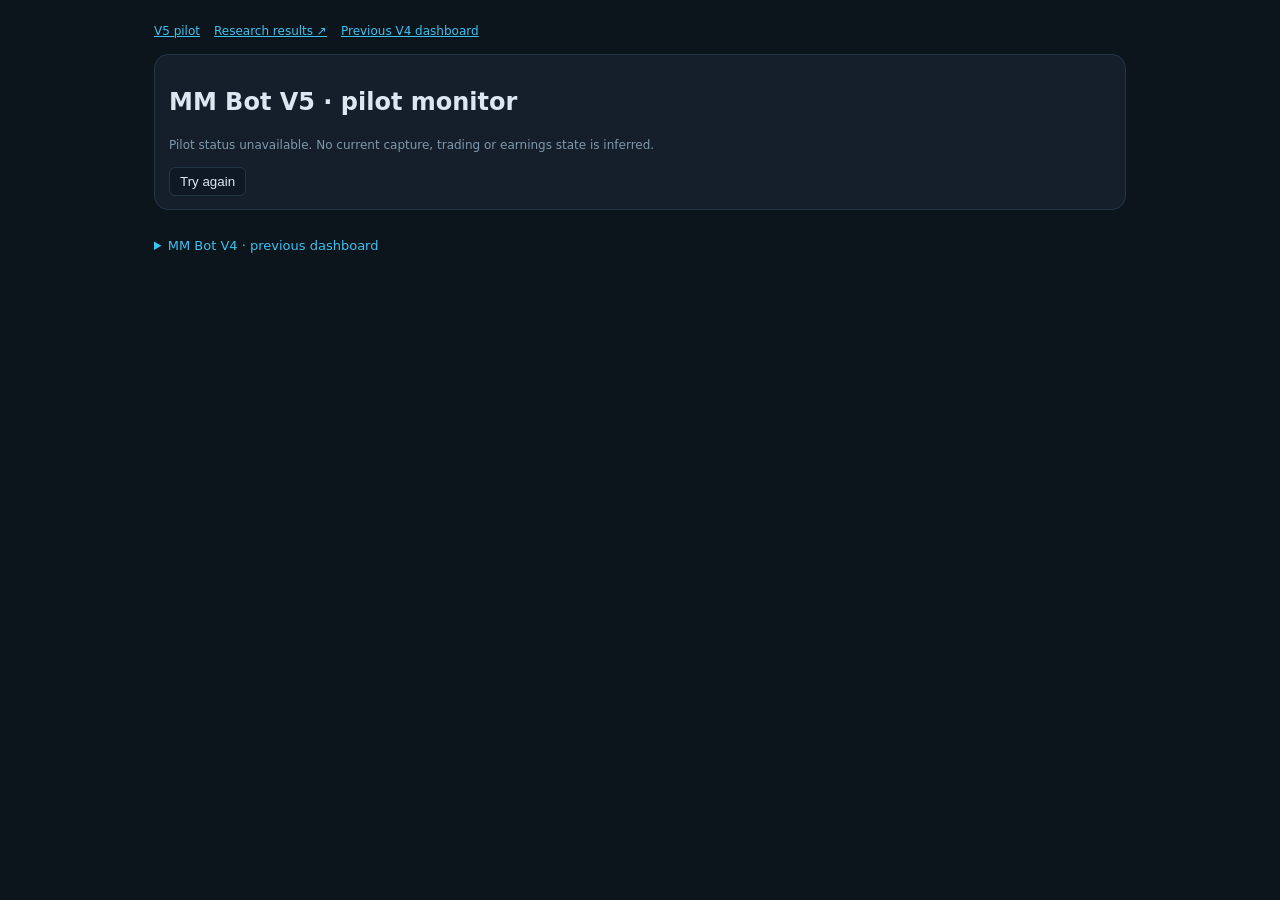
<file: bot/index.html>
<!doctype html>
<html lang="en">
<head>
<meta charset="utf-8">
<meta name="viewport" content="width=device-width, initial-scale=1, viewport-fit=cover">
<meta name="color-scheme" content="dark">
<title>TradeLock · Bot monitors</title>
<style>
  :root{
    --bg:#0c141c; --card:#141f2b; --card2:#0f1925; --ink:#dce7f0; --muted:#8098ab;
    --line:#243645; --accent:#3ec2f0;
    --good:#35d39a; --good-bg:#0e2a24; --warn:#f0b54a; --warn-bg:#2b2411;
    --bad:#f4708e; --bad-bg:#2c1520;
    --mono:ui-monospace,"SF Mono",Menlo,Consolas,monospace;
    --sans:ui-sans-serif,system-ui,-apple-system,"Segoe UI",Roboto,sans-serif;
  }
  *{box-sizing:border-box}
  body{margin:0;background:var(--bg);color:var(--ink);font-family:var(--sans);
    -webkit-font-smoothing:antialiased;padding:16px 14px 40px;max-width:1000px;margin:0 auto}
  .top{display:flex;align-items:center;justify-content:space-between;gap:10px;margin-bottom:6px}
  .top h1{font-size:15px;margin:0;font-family:var(--mono);letter-spacing:.02em;font-weight:600;color:var(--muted)}
  .badge{font-family:var(--mono);font-size:12px;font-weight:700;padding:6px 12px;border-radius:999px;
    display:inline-flex;align-items:center;gap:7px;letter-spacing:.04em}
  .badge .dot{width:8px;height:8px;border-radius:50%}
  .up{background:var(--good-bg);color:var(--good)} .up .dot{background:var(--good);box-shadow:0 0 8px var(--good)}
  .down{background:var(--bad-bg);color:var(--bad)} .down .dot{background:var(--bad)}
  .maint{background:var(--warn-bg);color:var(--warn)} .maint .dot{background:var(--warn);box-shadow:0 0 8px var(--warn)}
  .seg-mnt{background:#8a7ff0}
  .tabs{display:inline-flex;gap:4px;margin-left:8px}
  .tabs b{font-family:var(--mono);font-size:10px;padding:2px 8px;border-radius:999px;background:#1b2938;color:var(--muted);cursor:pointer;font-weight:700}
  .tabs b.on{background:var(--accent);color:#06141c}
  .fresh{font-family:var(--mono);font-size:11px;color:var(--muted);margin:0 0 14px;display:flex;gap:8px;align-items:center}
  .stale{color:var(--warn)}

  .grid{display:grid;grid-template-columns:minmax(0,1fr) minmax(0,1fr);gap:10px}
  .card{min-width:0;background:var(--card);border:1px solid var(--line);border-radius:14px;padding:13px 14px}
  .mode-banner{padding:12px 14px;margin-bottom:12px;border:1px solid var(--line);border-radius:10px;font-size:14px;line-height:1.6}
  .mode-banner.simulation{color:var(--warn);background:var(--warn-bg);border-color:var(--warn)}
  .card.wide{grid-column:1 / -1}
  .lbl{font-family:var(--mono);font-size:10px;letter-spacing:.13em;text-transform:uppercase;color:var(--muted);margin-bottom:7px}
  .big{font-size:26px;font-weight:750;letter-spacing:-.02em;font-variant-numeric:tabular-nums;line-height:1}
  .sub{font-family:var(--mono);font-size:11.5px;color:var(--muted);margin-top:5px}
  .net-card{padding:15px 16px}
  .net-triplet{display:grid;grid-template-columns:repeat(3,minmax(0,1fr));gap:0;margin:4px 0 10px}
  .net-metric{min-width:0;padding:7px 14px;border-left:1px solid var(--line)}
  .net-metric:first-child{border-left:0;padding-left:0}
  .net-metric:last-child{padding-right:0}
  .net-label{min-height:2.5em;font-family:var(--mono);font-size:11px;line-height:1.25;color:var(--muted)}
  .net-value{margin-top:5px;font-size:clamp(18px,4vw,27px);font-weight:750;letter-spacing:-.02em;font-variant-numeric:tabular-nums;white-space:nowrap}
  .pill{font-family:var(--mono);font-size:11px;font-weight:700;padding:3px 9px;border-radius:999px;display:inline-block}
  .pill.g{background:var(--good-bg);color:var(--good)} .pill.w{background:var(--warn-bg);color:var(--warn)}
  .pill.b{background:var(--bad-bg);color:var(--bad)} .pill.n{background:#1b2938;color:var(--muted)}

  .rowline{display:flex;justify-content:space-between;align-items:baseline;font-family:var(--mono);font-size:13px;
    padding:5px 0;border-bottom:1px solid var(--card2)}
  .rowline:last-child{border-bottom:none}
  .rowline .k{color:var(--muted)} .rowline .v{font-weight:700;font-variant-numeric:tabular-nums}

  .bar{height:9px;border-radius:5px;background:#1b2938;overflow:hidden;display:flex;margin-top:8px}
  .bar i{display:block;height:100%}
  .seg-up{background:var(--good)} .seg-cd{background:var(--accent)} .seg-one{background:var(--warn)} .seg-rot{background:var(--bad)} .seg-off{background:#4a5b6b}
  .legend{display:flex;flex-wrap:wrap;gap:5px 12px;margin-top:8px;font-family:var(--mono);font-size:10.5px;color:var(--muted)}
  .legend span{display:inline-flex;align-items:center;gap:5px}
  .sw{width:9px;height:9px;border-radius:2px;display:inline-block}

  .cmp{display:flex;gap:10px}
  .cmp .col{flex:1;text-align:center;padding:10px;border-radius:11px;background:var(--card2)}
  .cmp .col .t{font-family:var(--mono);font-size:10px;letter-spacing:.1em;text-transform:uppercase;color:var(--muted)}
  .cmp .col .n{font-size:20px;font-weight:750;margin-top:4px;font-variant-numeric:tabular-nums}
  .win{outline:1px solid var(--good)}
  .note{font-family:var(--mono);font-size:10.5px;color:var(--muted);margin-top:9px;text-align:center}
  .err{font-family:var(--mono);font-size:12px;color:var(--warn);text-align:center;padding:20px}
.tablebox{overflow-x:auto} table{width:100%;border-collapse:collapse;font-size:12px;font-variant-numeric:tabular-nums} th,td{text-align:right;padding:12px 8px;border-bottom:1px solid var(--line);white-space:nowrap} th:first-child,td:first-child{text-align:left} th{color:var(--muted);font-weight:500} button{background:var(--card2);color:var(--ink);border:1px solid var(--line);border-radius:6px;padding:6px 10px;cursor:pointer} button[aria-pressed=true]{border-color:var(--accent)} .disclaimer{line-height:1.6;font-size:12px;color:var(--muted)} .section-title{font-size:14px;margin:0 0 14px} .full{grid-column:1/-1} a{color:var(--accent)} @media(max-width:600px){.grid{grid-template-columns:1fr}.wide{grid-column:auto}.big{font-size:26px}.net-card{padding:13px 12px}.net-metric{padding:6px 8px}.net-label{font-size:10px}.net-value{font-size:clamp(16px,5.2vw,22px)}}
</style>
<style>
  .pilot-card{margin-bottom:18px}.pilot-header,.pilot-progress,.pilot-actions{display:flex;justify-content:space-between;align-items:center;gap:12px;flex-wrap:wrap}
  .pilot-header h2{font-size:20px;margin:0}.pilot-header .lbl{margin-bottom:8px}.pilot-progress{margin-top:16px;font-size:14px}
  .pilot-progress strong{font-size:24px}.pilot-card progress{width:100%;height:12px;margin-top:8px;accent-color:var(--accent)}
  .pilot-updated{font-size:11px;color:var(--muted);line-height:1.7}.pilot-metrics{display:grid;grid-template-columns:repeat(4,minmax(0,1fr));gap:10px;margin:16px 0}
  .pilot-metric{background:var(--card2);border-radius:9px;padding:12px;min-width:0}.pilot-metric dt{font-size:11px;color:var(--muted);line-height:1.4}
  .pilot-metric dd{margin:8px 0 0;font-size:18px;font-weight:650;overflow-wrap:anywhere;font-variant-numeric:tabular-nums}.pilot-metric small{display:block;color:var(--muted);font-size:10px;margin-top:6px;line-height:1.5}
  .pilot-details summary,.legacy-bot summary{cursor:pointer;font-size:13px;color:var(--accent);padding:10px 0}.pilot-actions .sub{line-height:1.6}.bot-nav{font-size:12px;margin:8px 0 16px;display:flex;gap:14px;flex-wrap:wrap}
  .paper-details summary,.infra-details summary{cursor:pointer;font-size:13px;color:var(--accent);padding:10px 0}.infra-details{margin-bottom:18px}.paper-market{padding:12px 0;border-bottom:1px solid var(--line);overflow-wrap:anywhere;font-size:12px;line-height:1.6}.paper-market div{color:var(--muted);font-family:var(--mono)}
  @media(max-width:650px){.pilot-metrics{grid-template-columns:repeat(2,minmax(0,1fr))}.pilot-header h2{font-size:18px}.pilot-actions{align-items:flex-start}.pilot-metric dd{font-size:17px}}
</style>
</head>
<body>
  <nav class="bot-nav" aria-label="Bot and research pages"><a href="#pilot-monitor">V5 pilot</a><a href="/research1/">Research results ↗</a><a href="#legacy-bot">Previous V4 dashboard</a></nav>
  <div id="pilot-monitor" aria-live="polite"><section class="card pilot-card"><h2>MM Bot V5 · pilot monitor</h2><p class="disclaimer">Connecting to the read-only pilot feed…</p></section></div>
  <details id="legacy-bot" class="legacy-bot"><summary>MM Bot V4 · previous dashboard</summary>
  <div class="top">
    <h1>TRADELOCK / MM BOT V4</h1>
    <span id="health" class="badge down"><span class="dot"></span>…</span>
  </div>
  <nav aria-label="Research" style="margin:8px 0 14px;font-size:12px"><a href="/research1/" style="color:var(--accent)">Research 1 · Adverse-fill handling ↗</a></nav>
  <div id="fresh" class="fresh">connecting…</div>
  <div id="root"></div>
  </details>

<script src="pilot-monitor.js"></script>
<script src="dashboard-v3.js"></script>
</body>
</html>
</file>
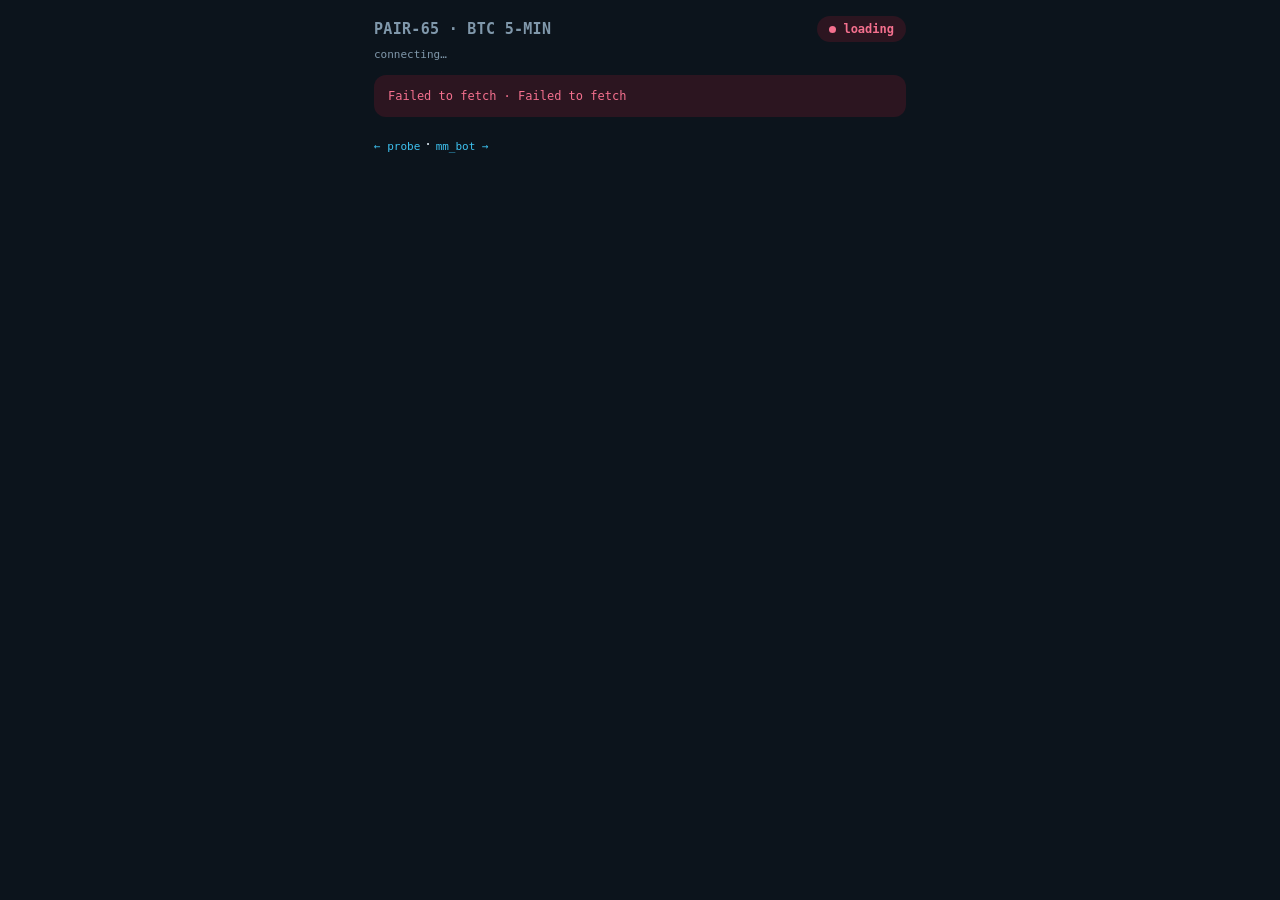
<file: pair65/index.html>
<!doctype html>
<html lang="en">
<head>
<meta charset="utf-8">
<title>Pair-65 Test</title>
<meta name="viewport" content="width=device-width,initial-scale=1">
<meta name="color-scheme" content="dark">
<style>
  :root{
    --bg:#0c141c; --card:#141f2b; --ink:#dce7f0; --muted:#8098ab;
    --line:#243645; --accent:#3ec2f0;
    --good:#35d39a; --good-bg:#0e2a24; --warn:#f0b54a; --warn-bg:#2b2411;
    --bad:#f4708e; --bad-bg:#2c1520;
    --mono:ui-monospace,"SF Mono",Menlo,Consolas,monospace;
    --sans:ui-sans-serif,system-ui,-apple-system,"Segoe UI",Roboto,sans-serif;
  }
  *{box-sizing:border-box}
  body{margin:0;background:var(--bg);color:var(--ink);font-family:var(--sans);
    -webkit-font-smoothing:antialiased;padding:16px 14px 40px;max-width:560px;margin:0 auto}
  .top{display:flex;justify-content:space-between;align-items:center;gap:10px;margin-bottom:6px}
  .top h1{font-size:15px;margin:0;font-family:var(--mono);letter-spacing:.02em;font-weight:600;color:var(--muted)}
  .badge{font-family:var(--mono);font-size:12px;font-weight:700;padding:6px 12px;border-radius:999px;
    display:inline-flex;align-items:center;gap:7px;white-space:nowrap}
  .dot{width:7px;height:7px;border-radius:50%;display:inline-block}
  .up{background:var(--good-bg);color:var(--good)} .up .dot{background:var(--good);box-shadow:0 0 8px var(--good)}
  .down{background:var(--bad-bg);color:var(--bad)} .down .dot{background:var(--bad)}
  .fresh{font-family:var(--mono);font-size:11px;color:var(--muted);margin:0 0 14px}
  .stale{color:var(--warn)}
  .card{background:var(--card);border:1px solid var(--line);border-radius:14px;padding:13px 14px;margin-bottom:10px}
  .lbl{font-family:var(--mono);font-size:10px;letter-spacing:.13em;text-transform:uppercase;color:var(--muted);margin-bottom:7px}
  .big{font-size:26px;font-weight:750;letter-spacing:-.02em;font-variant-numeric:tabular-nums;line-height:1}
  .hero .big{font-size:42px}
  .sub{font-family:var(--mono);font-size:11.5px;color:var(--muted);margin-top:6px;line-height:1.5}
  .grid{display:grid;grid-template-columns:1fr 1fr;gap:10px;margin-bottom:10px}
  .grid4{display:grid;grid-template-columns:repeat(4,1fr);gap:8px;margin-bottom:10px}
  .grid4 .card{padding:10px 8px;text-align:center;margin:0}
  .grid4 .big{font-size:20px}
  .grid4 .lbl{margin-bottom:5px;letter-spacing:.08em}
  .g{color:var(--good)} .b{color:var(--bad)} .w{color:var(--warn)} .m{color:var(--muted)}
  table{width:100%;border-collapse:collapse;font-family:var(--mono);font-size:11px}
  th{text-align:left;color:var(--muted);font-weight:600;padding:4px 4px;border-bottom:1px solid var(--line);
     font-size:9.5px;letter-spacing:.1em;text-transform:uppercase}
  td{padding:5px 4px;border-bottom:1px solid #1b2836;font-variant-numeric:tabular-nums}
  .scroll{overflow-x:auto}
  .note{font-size:11px;color:var(--muted);line-height:1.55;font-family:var(--mono)}
  .err{background:var(--bad-bg);color:var(--bad);padding:14px;border-radius:12px;font-family:var(--mono);font-size:12px}
  a{color:var(--accent);text-decoration:none;font-family:var(--mono);font-size:11px}
</style>
</head>
<body>
<div class="top">
  <h1>PAIR-65 · BTC 5-MIN</h1>
  <span id="badge" class="badge down"><span class="dot"></span>loading</span>
</div>
<p class="fresh" id="fresh">connecting…</p>
<div id="root"></div>
<p style="margin-top:18px"><a href="../probe/">← probe</a> · <a href="../bot/">mm_bot →</a></p>

<script>
const GIST="https://api.github.com/gists/7f02dc27888b5de7ad0e7290128a4fe6";
const RAW="https://gist.githubusercontent.com/maltagamingstore/7f02dc27888b5de7ad0e7290128a4fe6/raw/pair65.json";
const $=id=>document.getElementById(id);
const usd=v=>(v==null?"–":(v<0?"-":"+")+"$"+Math.abs(v).toFixed(2));
const c1=v=>(v==null?"–":(v>0?"+":"")+v.toFixed(1)+"¢");

function render(d){
  const up=d.bot_up && !d.killed;
  $("badge").className="badge "+(up?"up":"down");
  $("badge").innerHTML=`<span class="dot"></span>${d.killed?"KILLED":(up?"RUNNING":"STOPPED")}`;
  const age=d.log_age_s;
  $("fresh").innerHTML=`updated ${d.updated||"–"} · log ${age==null?"–":age+"s"} old`
    + (age!=null&&age>300?` <span class="stale">(stale)</span>`:"");

  const n=d.n||0;
  const pnl=d.pnl_est, killDist=(d.kill!=null&&pnl!=null)?(d.kill+Math.min(0,pnl)+Math.max(0,pnl)) : null;
  let h="";

  // hero: running P&L vs the -$10 kill
  h+=`<div class="card hero"><div class="lbl">est P&L (${n} trade${n==1?"":"s"}) · kill at -$10</div>
      <div class="big ${pnl>0?"g":(pnl<0?"b":"")}">${usd(pnl)}</div>
      <div class="sub">equity ${d.equity==null?"–":"$"+d.equity.toFixed(2)} · cash ${d.cash==null?"–":"$"+d.cash.toFixed(2)}
      · open orders ${d.open_orders==null?"–":d.open_orders}</div></div>`;

  // counts
  h+=`<div class="grid4">
    <div class="card"><div class="lbl">trades</div><div class="big">${n}</div></div>
    <div class="card"><div class="lbl">win</div><div class="big g">${d.win??"–"}</div></div>
    <div class="card"><div class="lbl">stop</div><div class="big w">${d.stop??"–"}</div></div>
    <div class="card"><div class="lbl">gap</div><div class="big b">${d.gap??"–"}</div></div>
  </div>`;

  // win rate vs needed vs replay benchmark
  const wp=d.win_pct;
  h+=`<div class="card"><div class="lbl">one-sided win rate</div>
      <div class="big ${wp==null?"":(wp>=d.needed_pct?"g":"b")}">${wp==null?"–":wp+"%"}</div>
      <div class="sub">needs ≥ ${d.needed_pct}% to break even · replay said ${d.bench_pct}% (unproven)
      ${n<10?" · <span class='w'>n too small for any verdict</span>":""}</div></div>`;

  // THE two numbers this test exists for
  h+=`<div class="grid">
    <div class="card"><div class="lbl">entry slippage (vs quoted ask)</div>
      <div class="big">${c1(d.entry_slip_avg_c)}</div>
      <div class="sub">worst ${c1(d.entry_slip_max_c)}</div></div>
    <div class="card"><div class="lbl">stop slippage (vs quote at trigger)</div>
      <div class="big">${c1(d.stop_slip_avg_c)}</div>
      <div class="sub">worst ${c1(d.stop_slip_max_c)} · sell ${d.stop_kinds?.sell??0} / merge ${d.stop_kinds?.merge??0}</div></div>
  </div>`;

  // P&L vs time — step line (P&L only changes at a settle), zero baseline, labeled kill line
  if(d.series&&d.series.length>1){
    const S=d.series.map(x=>({t:Date.parse(x.t),p:x.p,o:x.o}));
    const W=520,H=140,L=8,R=54,T=12,B=22;
    const t0=S[0].t,t1=S[S.length-1].t||t0+1;
    let lo=Math.min(-1,...S.map(x=>x.p))-0.6, hi=Math.max(1,...S.map(x=>x.p))+0.6;
    const showKill=Math.min(...S.map(x=>x.p))<=-4;
    if(showKill) lo=Math.min(lo,-10.8);
    const X=t=>L+(W-L-R)*(t-t0)/Math.max(1,t1-t0);
    const Y=p=>T+(H-T-B)*(hi-p)/(hi-lo);
    let path=`M${X(S[0].t).toFixed(1)},${Y(S[0].p).toFixed(1)}`;
    for(let i=1;i<S.length;i++) path+=` H${X(S[i].t).toFixed(1)} V${Y(S[i].p).toFixed(1)}`;
    const fmtT=t=>{const dd=new Date(t);return dd.getHours().toString().padStart(2,"0")+":"+dd.getMinutes().toString().padStart(2,"0");};
    const last=S[S.length-1];
    let dots="";
    for(let i=1;i<S.length;i++){
      const s=S[i];
      dots+=`<circle cx="${X(s.t).toFixed(1)}" cy="${Y(s.p).toFixed(1)}" r="3" fill="var(--accent)"/>
             <circle cx="${X(s.t).toFixed(1)}" cy="${Y(s.p).toFixed(1)}" r="12" fill="transparent"
               onmouseenter="pTip(event,'${fmtT(s.t)} · ${s.o} · ${(s.p<0?"-":"+")}$${Math.abs(s.p).toFixed(2)}')"
               onmouseleave="pTipHide()" ontouchstart="pTip(event,'${fmtT(s.t)} · ${s.o} · ${(s.p<0?"-":"+")}$${Math.abs(s.p).toFixed(2)}')"/>`;
    }
    h+=`<div class="card" style="position:relative"><div class="lbl">cumulative P&L · session time</div>
      <svg viewBox="0 0 ${W} ${H}" style="width:100%;display:block" role="img" aria-label="cumulative P and L over time">
        <line x1="${L}" x2="${W-R}" y1="${Y(0).toFixed(1)}" y2="${Y(0).toFixed(1)}" stroke="var(--line)" stroke-width="1"/>
        <text x="${W-R+6}" y="${Y(0)+3.5}" font-size="10" fill="var(--muted)" font-family="var(--mono)">$0</text>
        ${showKill?`<line x1="${L}" x2="${W-R}" y1="${Y(-10).toFixed(1)}" y2="${Y(-10).toFixed(1)}" stroke="var(--bad)" stroke-width="1" stroke-dasharray="4 4"/>
        <text x="${W-R+6}" y="${Y(-10)+3.5}" font-size="10" fill="var(--bad)" font-family="var(--mono)">kill</text>`:""}
        <path d="${path}" fill="none" stroke="var(--accent)" stroke-width="2" stroke-linejoin="round"/>
        ${dots}
        <text x="${W-R+6}" y="${Y(last.p)+3.5}" font-size="11" font-weight="700" fill="var(--ink)" font-family="var(--mono)">${(last.p<0?"-":"+")}$${Math.abs(last.p).toFixed(2)}</text>
        <text x="${L}" y="${H-6}" font-size="10" fill="var(--muted)" font-family="var(--mono)">${fmtT(t0)}</text>
        <text x="${W-R}" y="${H-6}" text-anchor="end" font-size="10" fill="var(--muted)" font-family="var(--mono)">${fmtT(t1)}</text>
      </svg>
      <div id="ptip" style="display:none;position:absolute;pointer-events:none;background:#0c141c;border:1px solid var(--line);border-radius:8px;padding:5px 9px;font-family:var(--mono);font-size:11px;color:var(--ink);white-space:nowrap;z-index:5"></div>
    </div>`;
  }

  if(d.state_line) h+=`<div class="card"><div class="lbl">bot state</div><div class="note">${d.state_line}</div>
    ${d.last_signal?`<div class="note" style="margin-top:6px">${d.last_signal}</div>`:""}
    ${d.last_kill_strike?`<div class="note w" style="margin-top:6px">${d.last_kill_strike}</div>`:""}</div>`;

  // trade table
  if(d.recent&&d.recent.length){
    h+=`<div class="card"><div class="lbl">trades (newest first)</div><div class="scroll"><table>
      <tr><th>time</th><th>win</th><th>side</th><th>entry q→f</th><th>stop</th><th>p&l</th></tr>`;
    for(const r of d.recent){
      const stop=r.k?`${r.k} ${r.sq==null?"":r.sq.toFixed(2)}→${r.sf==null?"":r.sf.toFixed(2)}`:"–";
      const cls=r.o==="win"?"g":(r.o==="gap_loss"?"b":"w");
      h+=`<tr><td>${r.ts}</td><td>${r.t}</td><td>${(r.s||"").toUpperCase()}</td>
        <td>${r.eq==null?"–":r.eq.toFixed(2)}→${r.ef==null?"–":r.ef.toFixed(2)}</td>
        <td>${stop}</td><td class="${cls}">${usd(r.p)}</td></tr>`;
    }
    h+=`</table></div></div>`;
  } else {
    h+=`<div class="card"><div class="note">No live trades yet. The bot enters when either side's mid
        reaches 64–66¢ with ≥60s left in the window; stops if it touches 35¢.</div></div>`;
  }

  h+=`<div class="card"><div class="lbl">what this test measures</div><div class="note">
      Taker-buy 5sh of the BTC 5-min leader at ~65¢ → ride to $1.00 (+~$1.72) or merge-stop at 35¢
      (−~$1.90). Replay EV +4.6¢/sh is UNPROVEN — this page's real deliverables are the two slippage
      numbers, which decide if any band is playable. One trade at a time · max 40 trades · −$10 kill.
      </div></div>`;

  $("root").innerHTML=h;
}

function pTip(ev,txt){
  const tip=document.getElementById("ptip"); if(!tip) return;
  tip.textContent=txt; tip.style.display="block";
  const card=tip.parentElement.getBoundingClientRect();
  const x=(ev.touches?ev.touches[0].clientX:ev.clientX)-card.left;
  const y=(ev.touches?ev.touches[0].clientY:ev.clientY)-card.top;
  tip.style.left=Math.min(Math.max(4,x-40),card.width-130)+"px";
  tip.style.top=Math.max(4,y-38)+"px";
}
function pTipHide(){const tip=document.getElementById("ptip"); if(tip) tip.style.display="none";}

async function load(){
  // raw CDN first: no 60/hr API rate limit (the API path froze the page after ~45 min of polling)
  try{
    const r=await fetch(RAW+"?t="+Date.now(),{cache:"no-store"});
    if(r.ok){ render(await r.json()); return; }
    throw new Error("raw HTTP "+r.status);
  }catch(e1){
    try{
      const r=await fetch(GIST,{headers:{"Accept":"application/vnd.github+json"},cache:"no-store"});
      if(!r.ok) throw new Error("gist HTTP "+r.status);
      const g=await r.json();
      const file=g.files&&g.files["pair65.json"];
      if(!file) throw new Error("pair65.json not in gist yet — start pair65_push.py");
      let txt=file.content;
      if(file.truncated){ const rr=await fetch(file.raw_url,{cache:"no-store"}); txt=await rr.text(); }
      render(JSON.parse(txt));
    }catch(e){
      $("root").innerHTML=`<div class="err">${e1.message} · ${e.message}</div>`;
    }
  }
}
load();
setInterval(load,45000);
</script>
</body>
</html>
</file>
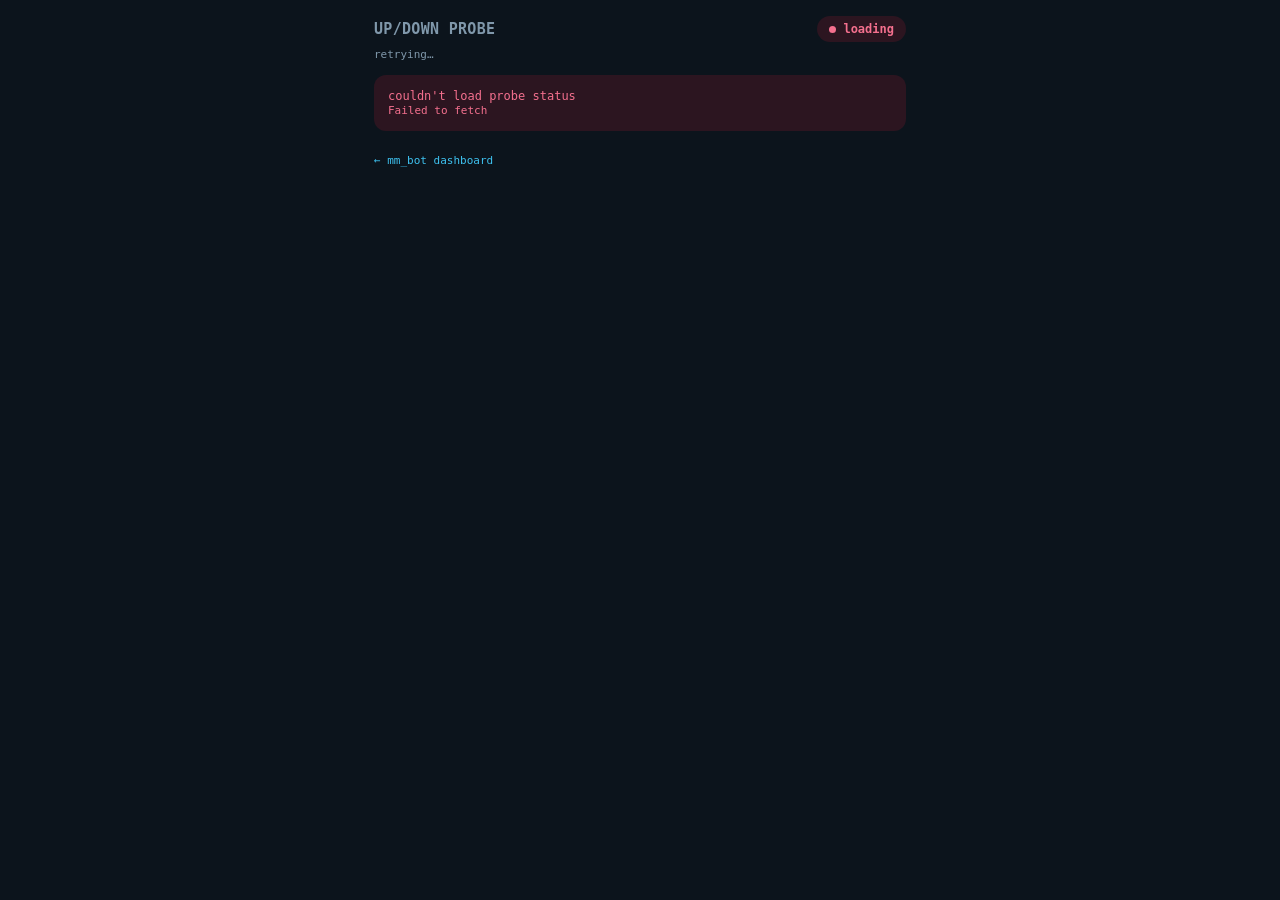
<file: probe/index.html>
<!doctype html>
<html lang="en">
<head>
<meta charset="utf-8">
<title>Up/Down Probe</title>
<meta name="viewport" content="width=device-width,initial-scale=1">
<meta name="color-scheme" content="dark">
<style>
  :root{
    --bg:#0c141c; --card:#141f2b; --card2:#0f1925; --ink:#dce7f0; --muted:#8098ab;
    --line:#243645; --accent:#3ec2f0;
    --good:#35d39a; --good-bg:#0e2a24; --warn:#f0b54a; --warn-bg:#2b2411;
    --bad:#f4708e; --bad-bg:#2c1520;
    --mono:ui-monospace,"SF Mono",Menlo,Consolas,monospace;
    --sans:ui-sans-serif,system-ui,-apple-system,"Segoe UI",Roboto,sans-serif;
  }
  *{box-sizing:border-box}
  body{margin:0;background:var(--bg);color:var(--ink);font-family:var(--sans);
    -webkit-font-smoothing:antialiased;padding:16px 14px 40px;max-width:560px;margin:0 auto}
  .top{display:flex;justify-content:space-between;align-items:center;gap:10px;margin-bottom:6px}
  .top h1{font-size:15px;margin:0;font-family:var(--mono);letter-spacing:.02em;font-weight:600;color:var(--muted)}
  .badge{font-family:var(--mono);font-size:12px;font-weight:700;padding:6px 12px;border-radius:999px;
    display:inline-flex;align-items:center;gap:7px;white-space:nowrap}
  .dot{width:7px;height:7px;border-radius:50%;display:inline-block}
  .up{background:var(--good-bg);color:var(--good)} .up .dot{background:var(--good);box-shadow:0 0 8px var(--good)}
  .down{background:var(--bad-bg);color:var(--bad)} .down .dot{background:var(--bad)}
  .fresh{font-family:var(--mono);font-size:11px;color:var(--muted);margin:0 0 14px}
  .stale{color:var(--warn)}
  .card{background:var(--card);border:1px solid var(--line);border-radius:14px;padding:13px 14px;margin-bottom:10px}
  .lbl{font-family:var(--mono);font-size:10px;letter-spacing:.13em;text-transform:uppercase;color:var(--muted);margin-bottom:7px}
  .big{font-size:26px;font-weight:750;letter-spacing:-.02em;font-variant-numeric:tabular-nums;line-height:1}
  .hero .big{font-size:42px}
  .sub{font-family:var(--mono);font-size:11.5px;color:var(--muted);margin-top:6px;line-height:1.5}
  .grid{display:grid;grid-template-columns:1fr 1fr;gap:10px;margin-bottom:10px}
  .grid4{display:grid;grid-template-columns:repeat(4,1fr);gap:8px;margin-bottom:10px}
  .grid4 .card{padding:10px 8px;text-align:center;margin:0}
  .grid4 .big{font-size:20px}
  .grid4 .lbl{margin-bottom:5px;letter-spacing:.08em}
  .pill{font-family:var(--mono);font-size:11px;font-weight:700;padding:3px 9px;border-radius:999px;display:inline-block}
  .pill.g{background:var(--good-bg);color:var(--good)} .pill.w{background:var(--warn-bg);color:var(--warn)}
  .pill.b{background:var(--bad-bg);color:var(--bad)}
  .g{color:var(--good)} .b{color:var(--bad)} .w{color:var(--warn)} .m{color:var(--muted)}
  table{width:100%;border-collapse:collapse;font-family:var(--mono);font-size:11px}
  th{text-align:left;color:var(--muted);font-weight:600;padding:4px 4px;border-bottom:1px solid var(--line);
     font-size:9.5px;letter-spacing:.1em;text-transform:uppercase}
  td{padding:5px 4px;border-bottom:1px solid #1b2836;font-variant-numeric:tabular-nums}
  .scroll{overflow-x:auto}
  .note{font-size:11px;color:var(--muted);line-height:1.55;font-family:var(--mono)}
  .err{background:var(--bad-bg);color:var(--bad);padding:14px;border-radius:12px;font-family:var(--mono);font-size:12px}
  a{color:var(--accent);text-decoration:none;font-family:var(--mono);font-size:11px}
</style>
</head>
<body>
<div class="top">
  <h1>UP/DOWN PROBE</h1>
  <span id="badge" class="badge down"><span class="dot"></span>loading</span>
</div>
<p class="fresh" id="fresh">connecting…</p>
<div id="root"></div>
<p style="margin-top:18px"><a href="../bot/">← mm_bot dashboard</a></p>

<script>
const GIST="https://api.github.com/gists/7f02dc27888b5de7ad0e7290128a4fe6";
const $=id=>document.getElementById(id);
const f2=v=>(v==null?"–":(v<0?"-":"")+"$"+Math.abs(v).toFixed(2));

function render(d){
  const up=d.probe_up;
  $("badge").className="badge "+(up?"up":"down");
  $("badge").innerHTML=`<span class="dot"></span>${up?"RUNNING":"STOPPED"}`;
  const age=d.log_age_s;
  $("fresh").innerHTML=`updated ${d.updated||"–"} · log ${age==null?"–":age+"s"} old`
    + (age!=null&&age>300?` <span class="stale">(stale)</span>`:"");

  const n=d.n||0, be=d.breakeven_pct, bp=d.both_pct;
  const pass=d.verdict==="PASS";
  let h="";

  // ---- THE ONE NUMBER: completion rate vs break-even.
  // A verdict at tiny n is worse than no verdict — one both-fill swings the rate by tens of points,
  // so below MIN_N the page refuses to call it and says how many more markets it needs.
  const MIN_N=20, thin=n<MIN_N;
  let pill;
  if(n===0)      pill=`<span class="pill w">no data yet</span>`;
  else if(thin)  pill=`<span class="pill w">n=${n} — too small to call (need ${MIN_N})</span>`;
  else           pill=`<span class="pill ${pass?"g":"b"}">${d.verdict}</span>`;
  h+=`<div class="card hero">
    <div class="lbl">pair completion — the whole question</div>
    <div class="big ${n===0||thin?"w":(pass?"g":"b")}">${bp==null?"–":bp+"%"}</div>
    <div class="sub">break-even needs <b>${be}%</b> at bid ${d.bid} &nbsp;${pill}<br>
      both legs filled on ${d.both||0} of ${n} market${n===1?"":"s"}
      ${thin&&n>0?`<br><span class="w">indicative only — a single fill moves this by ${Math.round(100/Math.max(n,1))} pts</span>`:""}</div>
  </div>`;

  // ---- counts
  h+=`<div class="grid4">
    <div class="card"><div class="lbl">mkts</div><div class="big">${n}</div></div>
    <div class="card"><div class="lbl">both</div><div class="big ${d.both?"g":"m"}">${d.both||0}</div></div>
    <div class="card"><div class="lbl">one</div><div class="big ${d.one?"b":"m"}">${d.one||0}</div></div>
    <div class="card"><div class="lbl">none</div><div class="big m">${d.neither||0}</div></div>
  </div>`;

  // ---- adverse selection: did a lone leg ever win?
  const ow=d.one_sided_win_pct;
  h+=`<div class="grid">
    <div class="card">
      <div class="lbl">one-sided fills that WON</div>
      <div class="big ${ow==null?"m":(ow>0?"w":"b")}">${ow==null?"–":ow+"%"}</div>
      <div class="sub">n=${d.one_sided_n||0} resolved<br>0% = pure adverse selection</div>
    </div>
    <div class="card">
      <div class="lbl">any fill at all</div>
      <div class="big ${d.any_fill_pct?"":"m"}">${d.any_fill_pct==null?"–":d.any_fill_pct+"%"}</div>
      <div class="sub">is our bid reachable<br>at ${d.bid} × ${d.size} sh?</div>
    </div>
  </div>`;

  // ---- money, split by WHICH outcome produced it (the whole economics in three rows)
  const p=d.pnl_settled, bo=d.pnl_by_outcome||{};
  const sgn=v=>v==null?"m":(v>0?"g":(v<0?"b":"m"));
  h+=`<div class="card">
    <div class="lbl">money</div>
    <div class="big ${sgn(p)}">${f2(p)}</div>
    <div class="sub">settled P&amp;L from REAL resolutions${d.unresolved?` · ${d.unresolved} pending`:""}<br>
      equity ${f2(d.equity)} · cash ${f2(d.cash)} · bags ${f2(d.pos_value)} · ${d.open_orders??"–"} resting</div>
    <table style="margin-top:11px">
      <tr><th>setup</th><th style="text-align:right">n</th><th style="text-align:right">total</th><th style="text-align:right">avg each</th></tr>
      <tr><td class="g">both legs filled</td><td style="text-align:right">${d.both||0}</td>
          <td style="text-align:right" class="${sgn(bo.both)}">${f2(bo.both)}</td>
          <td style="text-align:right" class="${sgn(d.avg_win)}">${f2(d.avg_win)}</td></tr>
      <tr><td class="b">one leg only</td><td style="text-align:right">${d.one||0}</td>
          <td style="text-align:right" class="${sgn(bo.one)}">${f2(bo.one)}</td>
          <td style="text-align:right" class="${sgn(d.avg_loss)}">${f2(d.avg_loss)}</td></tr>
      <tr><td class="m">neither filled</td><td style="text-align:right">${d.neither||0}</td>
          <td style="text-align:right" class="m">${f2(bo.neither)}</td>
          <td style="text-align:right" class="m">$0.00</td></tr>
    </table>
    <div class="sub" style="margin-top:9px">the edge survives only while
      <b>both-fills × ${f2(d.avg_win)}</b> outweighs <b>one-legs × ${f2(d.avg_loss)}</b></div>
  </div>`;

  // ---- armed now
  if(d.armed&&d.armed.length){
    h+=`<div class="card"><div class="lbl">armed now</div><div class="note">`
      + d.armed.map(a=>`▸ ${a}`).join("<br>") + `</div></div>`;
  }

  // ---- recent markets
  if(d.recent&&d.recent.length){
    h+=`<div class="card"><div class="lbl">recent markets</div><div class="scroll"><table>
      <tr><th>time</th><th>window</th><th>out</th><th>yes</th><th>no</th><th>rest</th>
          <th style="text-align:right">P/L</th></tr>`;
    for(const r of d.recent){
      const cls=r.o==="both"?"g":(r.o==="one"?"b":"m");
      h+=`<tr><td class="m">${r.ts}</td><td>${r.t}</td>
        <td class="${cls}">${r.o}</td><td>${r.y}</td><td>${r.no}</td>
        <td class="m">${r.rf==null?"–":Math.round(r.rf*100)+"%"}</td>
        <td style="text-align:right" class="${sgn(r.p)}"><b>${r.p==null?"…":f2(r.p)}</b></td></tr>`;
    }
    h+=`</table></div></div>`;
  }

  h+=`<div class="card"><div class="lbl">what this measures</div><div class="note">
    Rests BUY ${d.bid} on BOTH tokens of 5-min Bitcoin Up/Down boards, ${d.size} sh per leg.<br>
    <b>both fill</b> → the pair redeems face for ${f2(2*d.bid*d.size)} paid → locked gain.<br>
    <b>one fills</b> → unhedged; it loses if the price kept going (it usually did).<br>
    Break-even completion is q* = b/(1−b) = ${be}%. P&amp;L uses real resolutions, never an assumption.
  </div></div>`;

  $("root").innerHTML=h;
}

async function load(){
  try{
    const r=await fetch(GIST,{headers:{"Accept":"application/vnd.github+json"},cache:"no-store"});
    if(!r.ok){ if(r.status===403){$("fresh").innerHTML="⏳ GitHub rate limit — retrying";return;} throw new Error("HTTP "+r.status); }
    const g=await r.json();
    const file=g.files["probe.json"];
    if(!file) throw new Error("probe.json not in gist yet");
    render(JSON.parse(file.content));
  }catch(e){
    $("root").innerHTML=`<div class="err">couldn't load probe status<br><span style="font-size:11px">${e.message}</span></div>`;
    $("fresh").innerHTML="retrying…";
  }
}
load();
setInterval(load,60000);
document.addEventListener("visibilitychange",()=>{ if(!document.hidden) load(); });
</script>
</body>
</html>
</file>
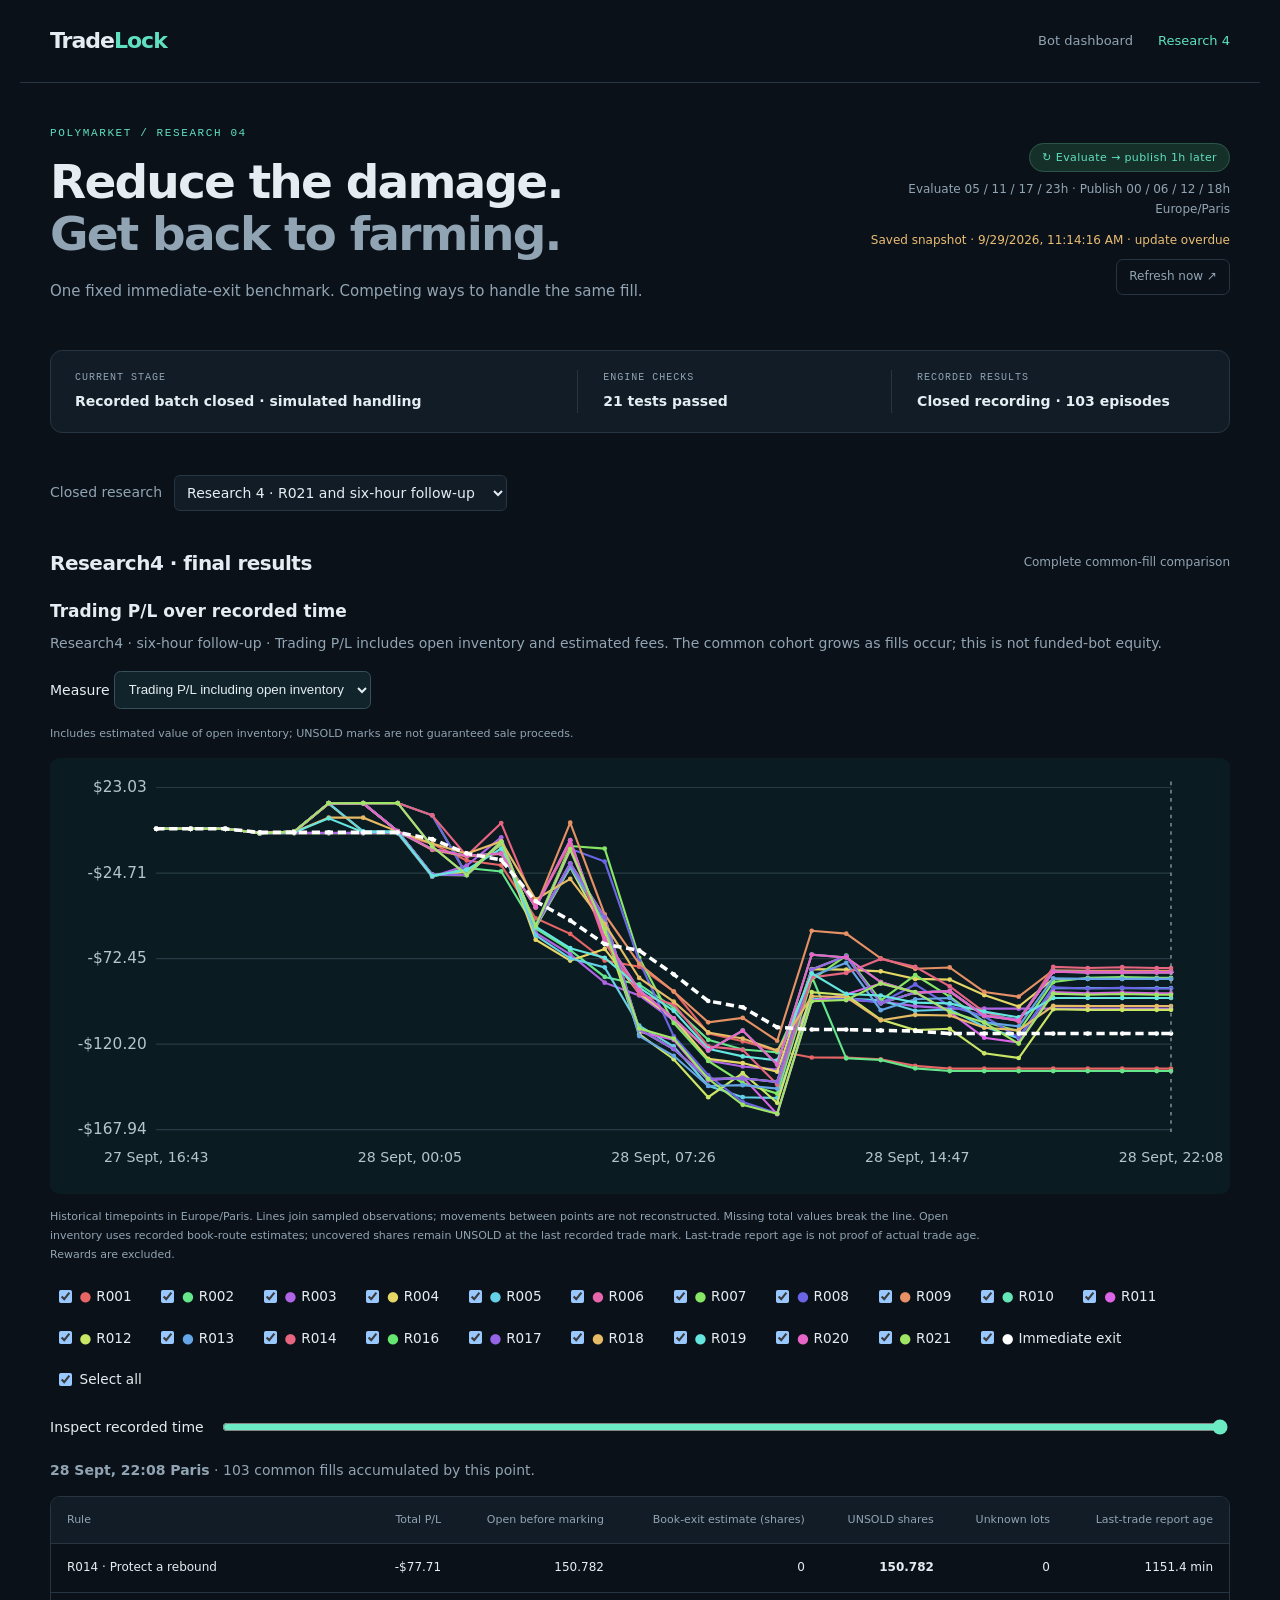
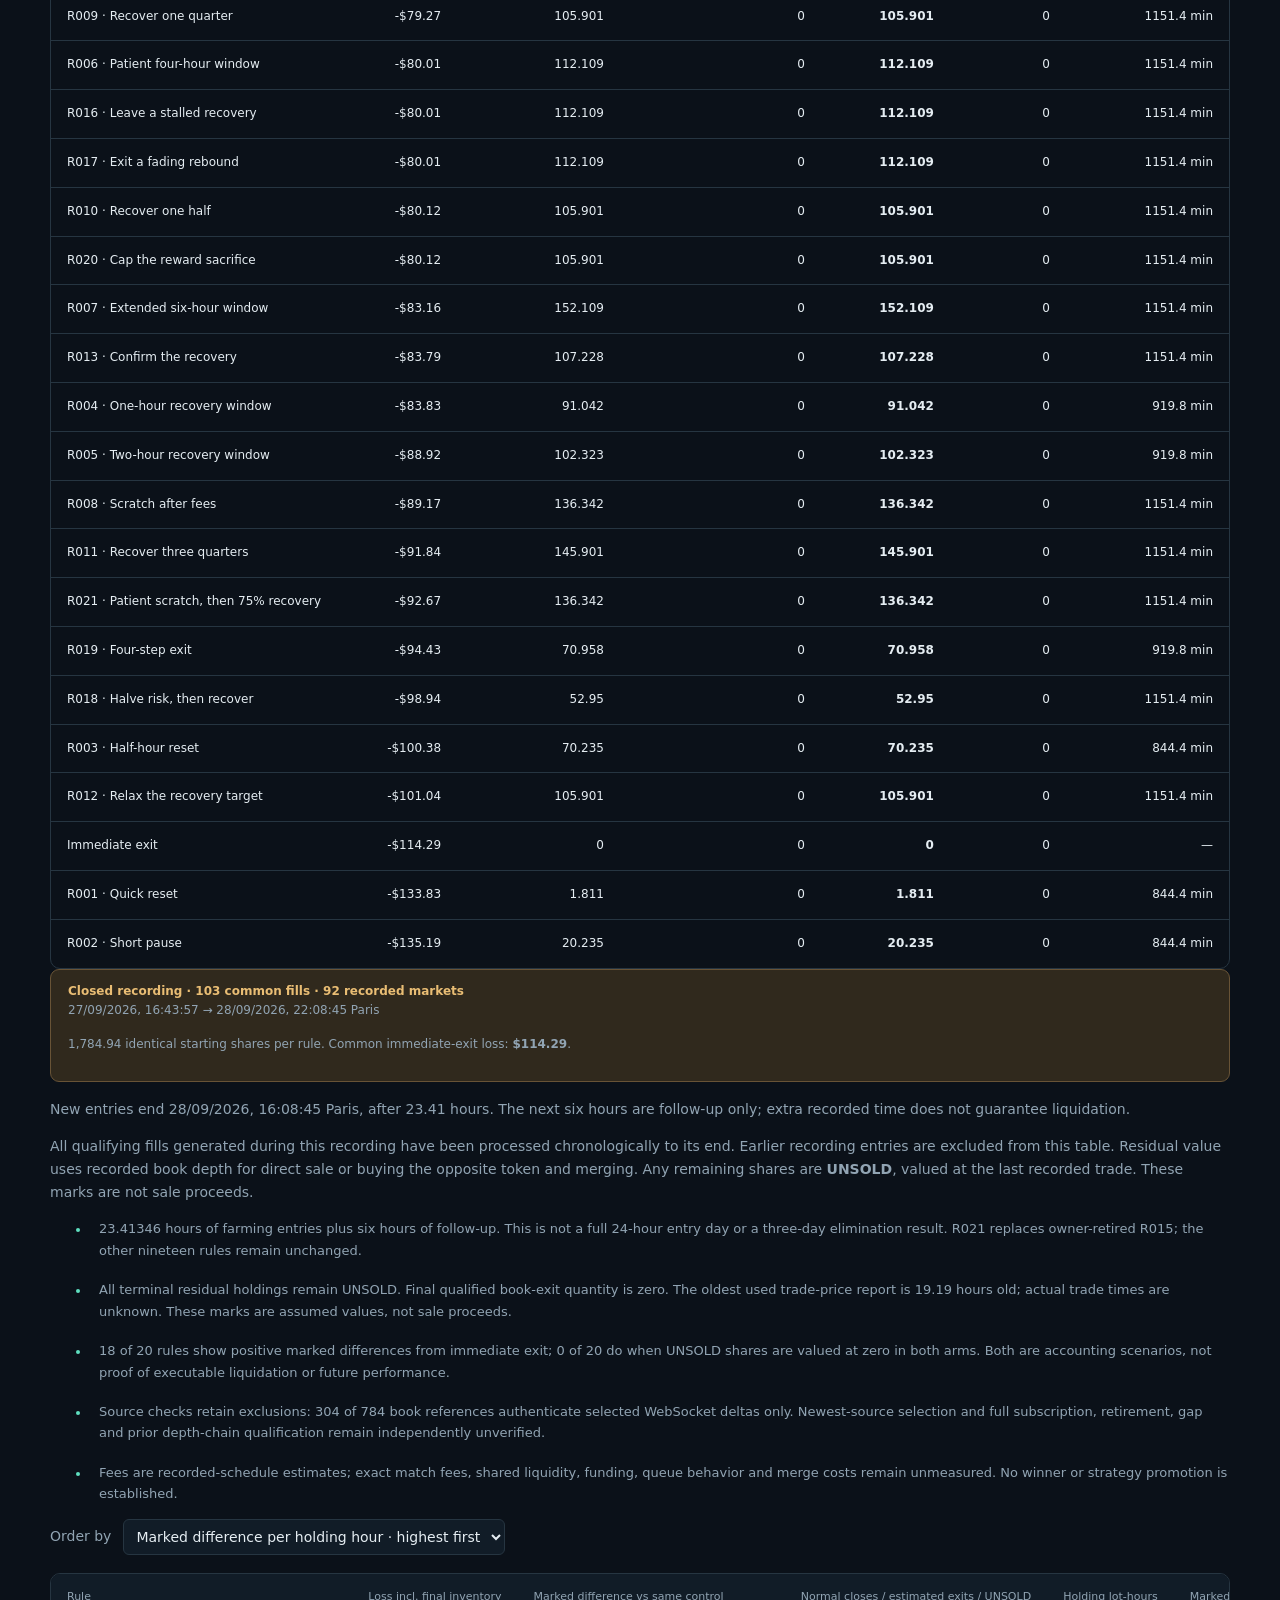
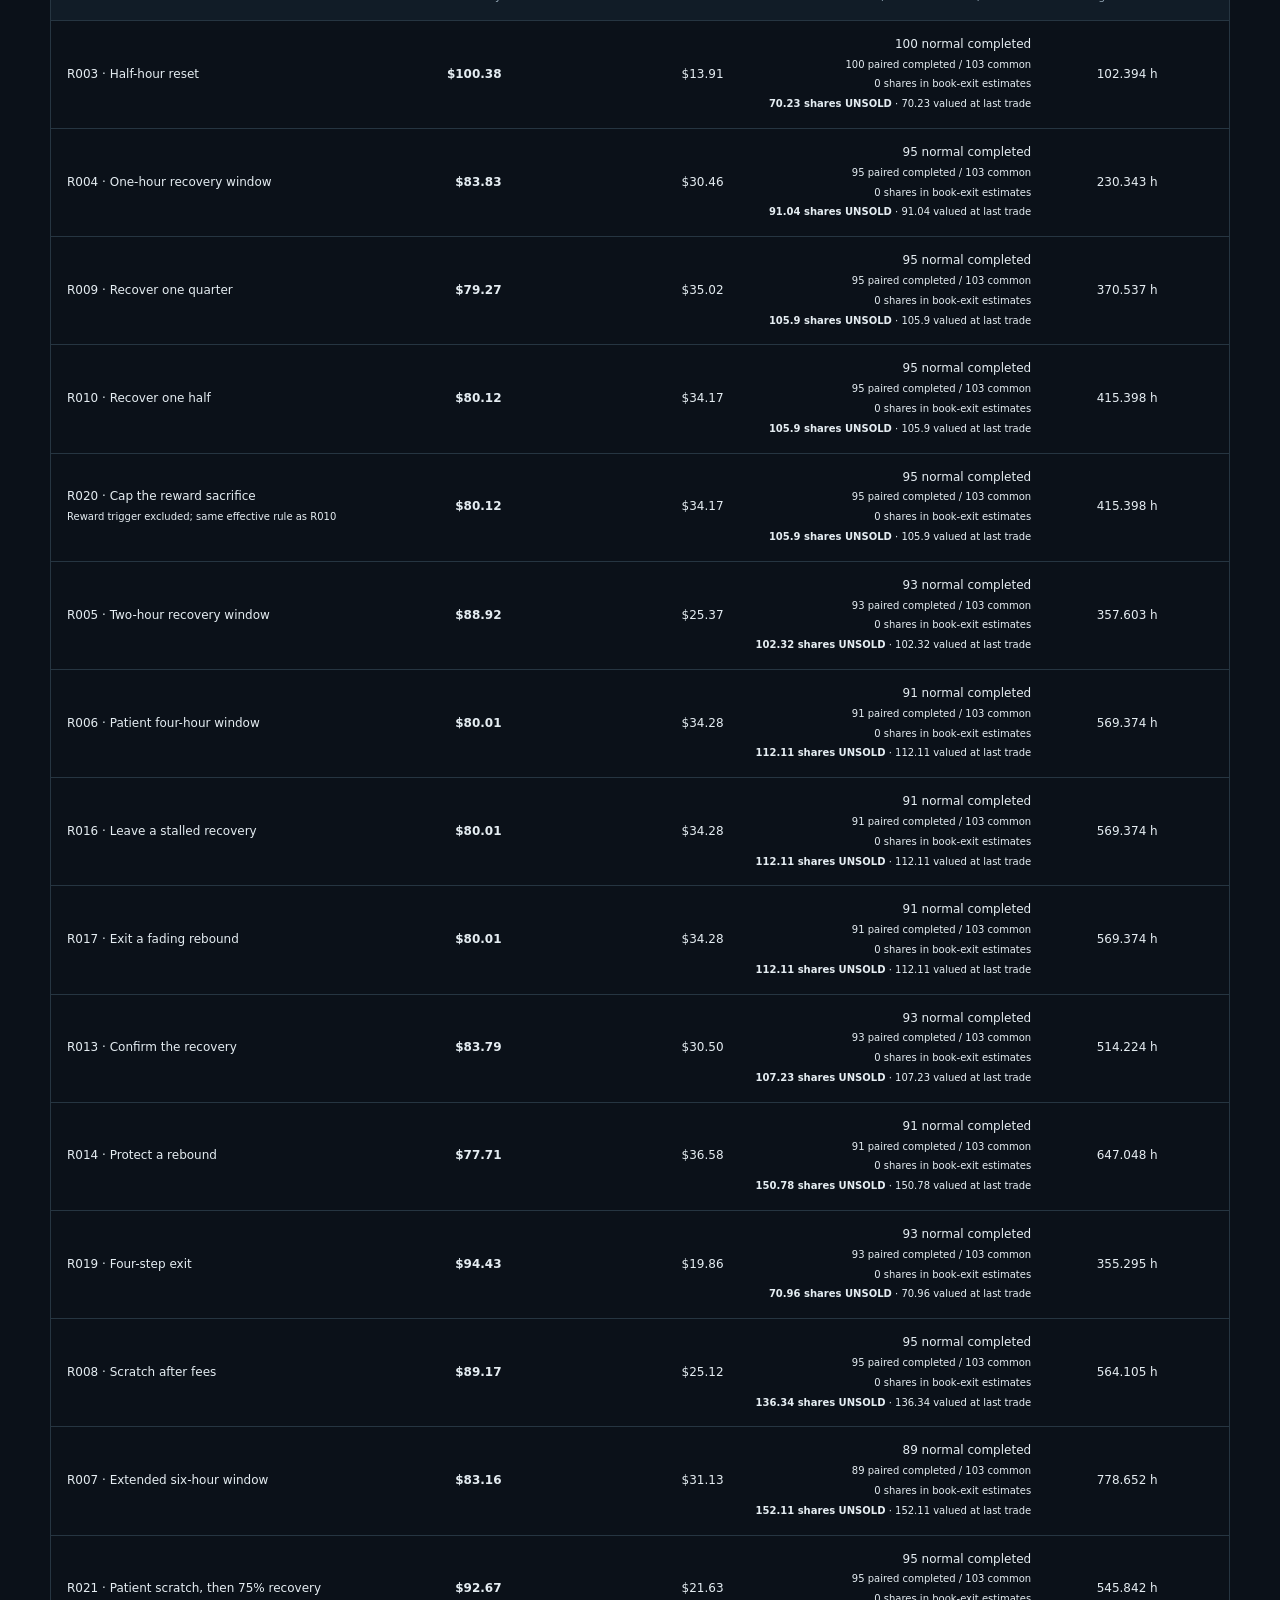
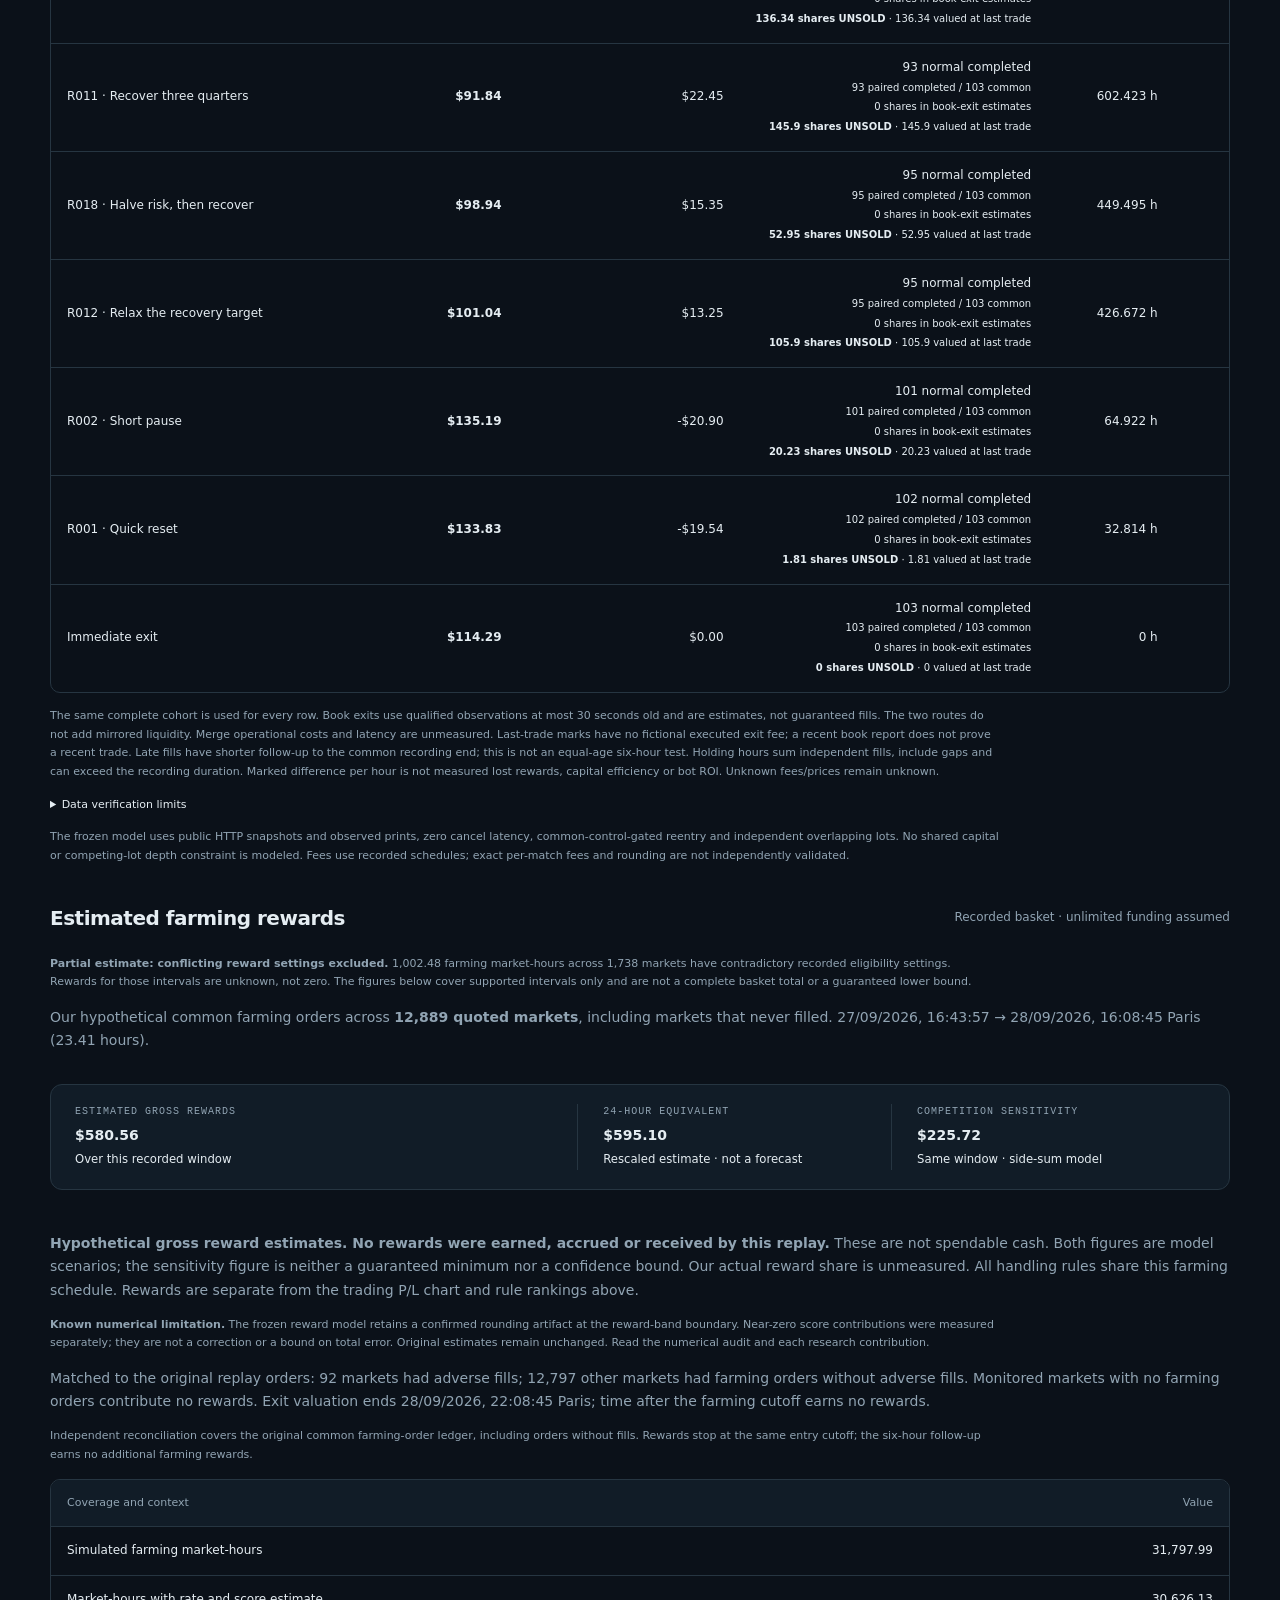
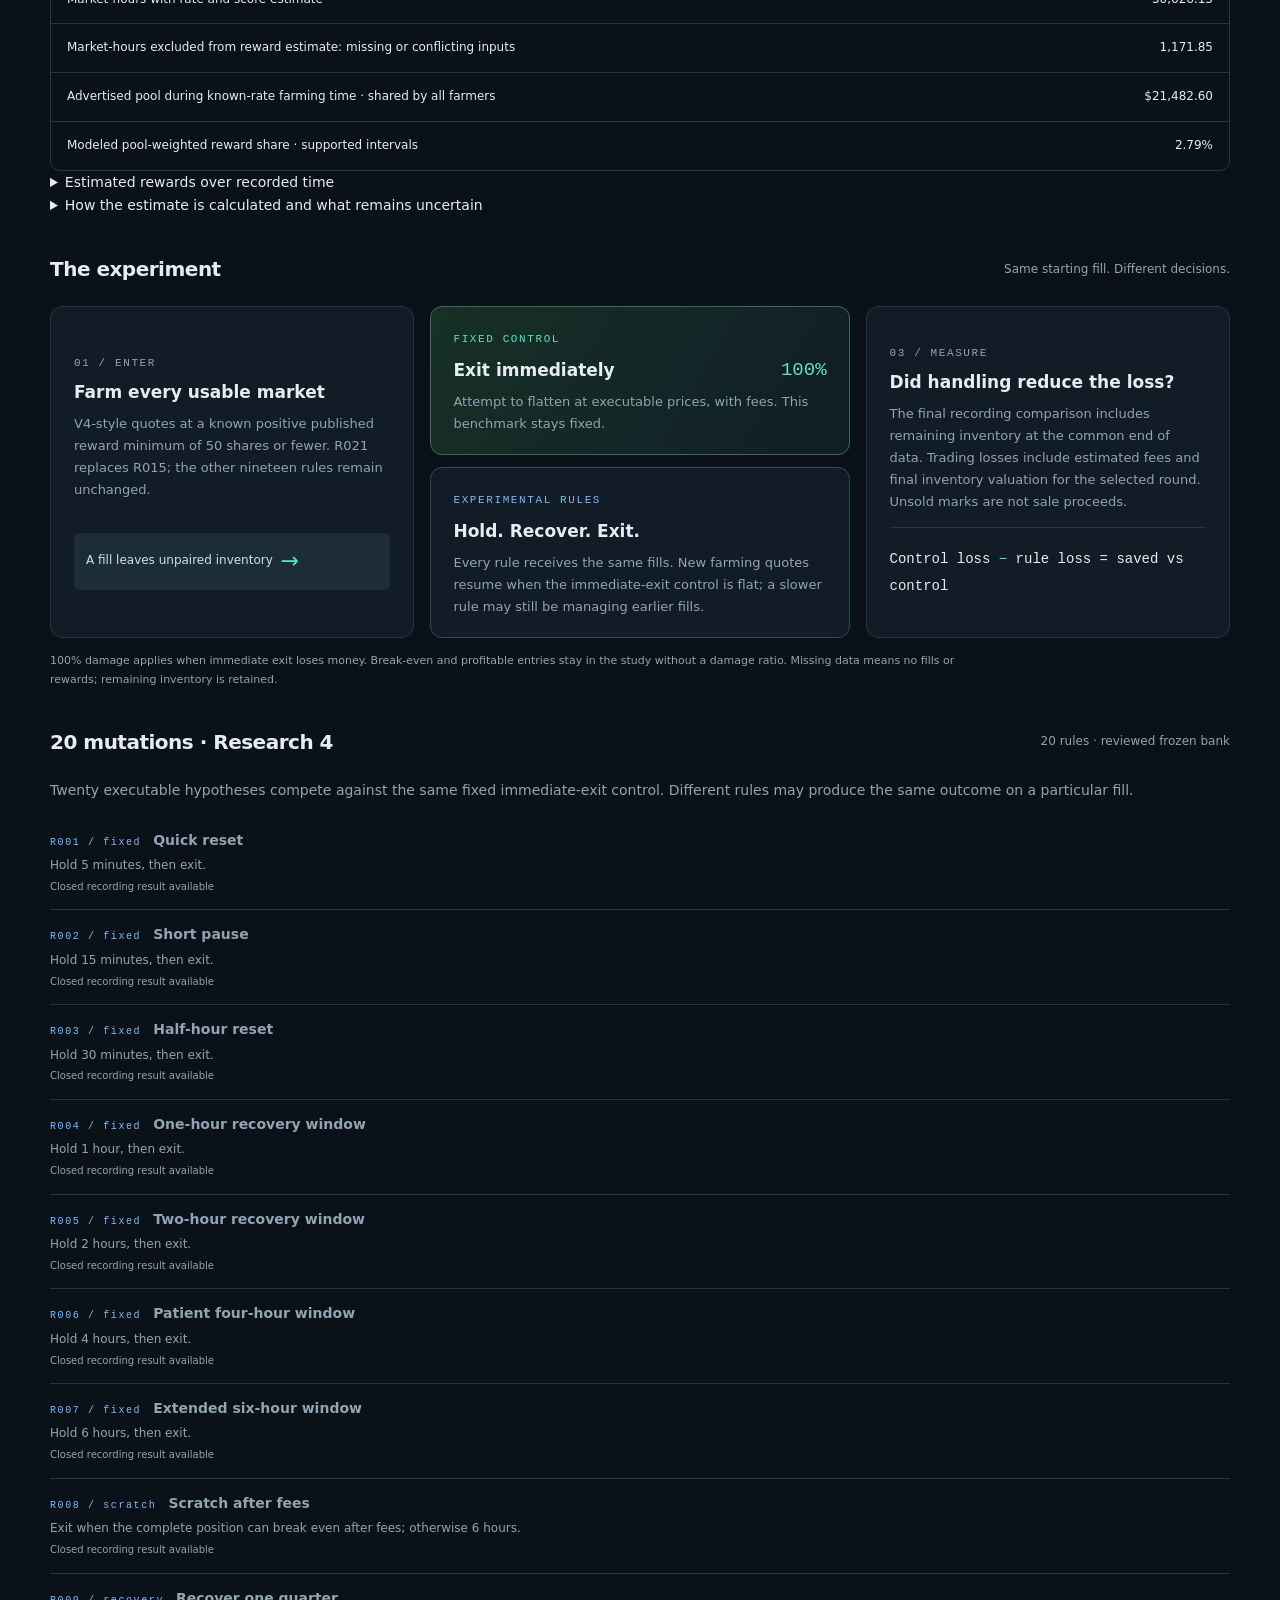
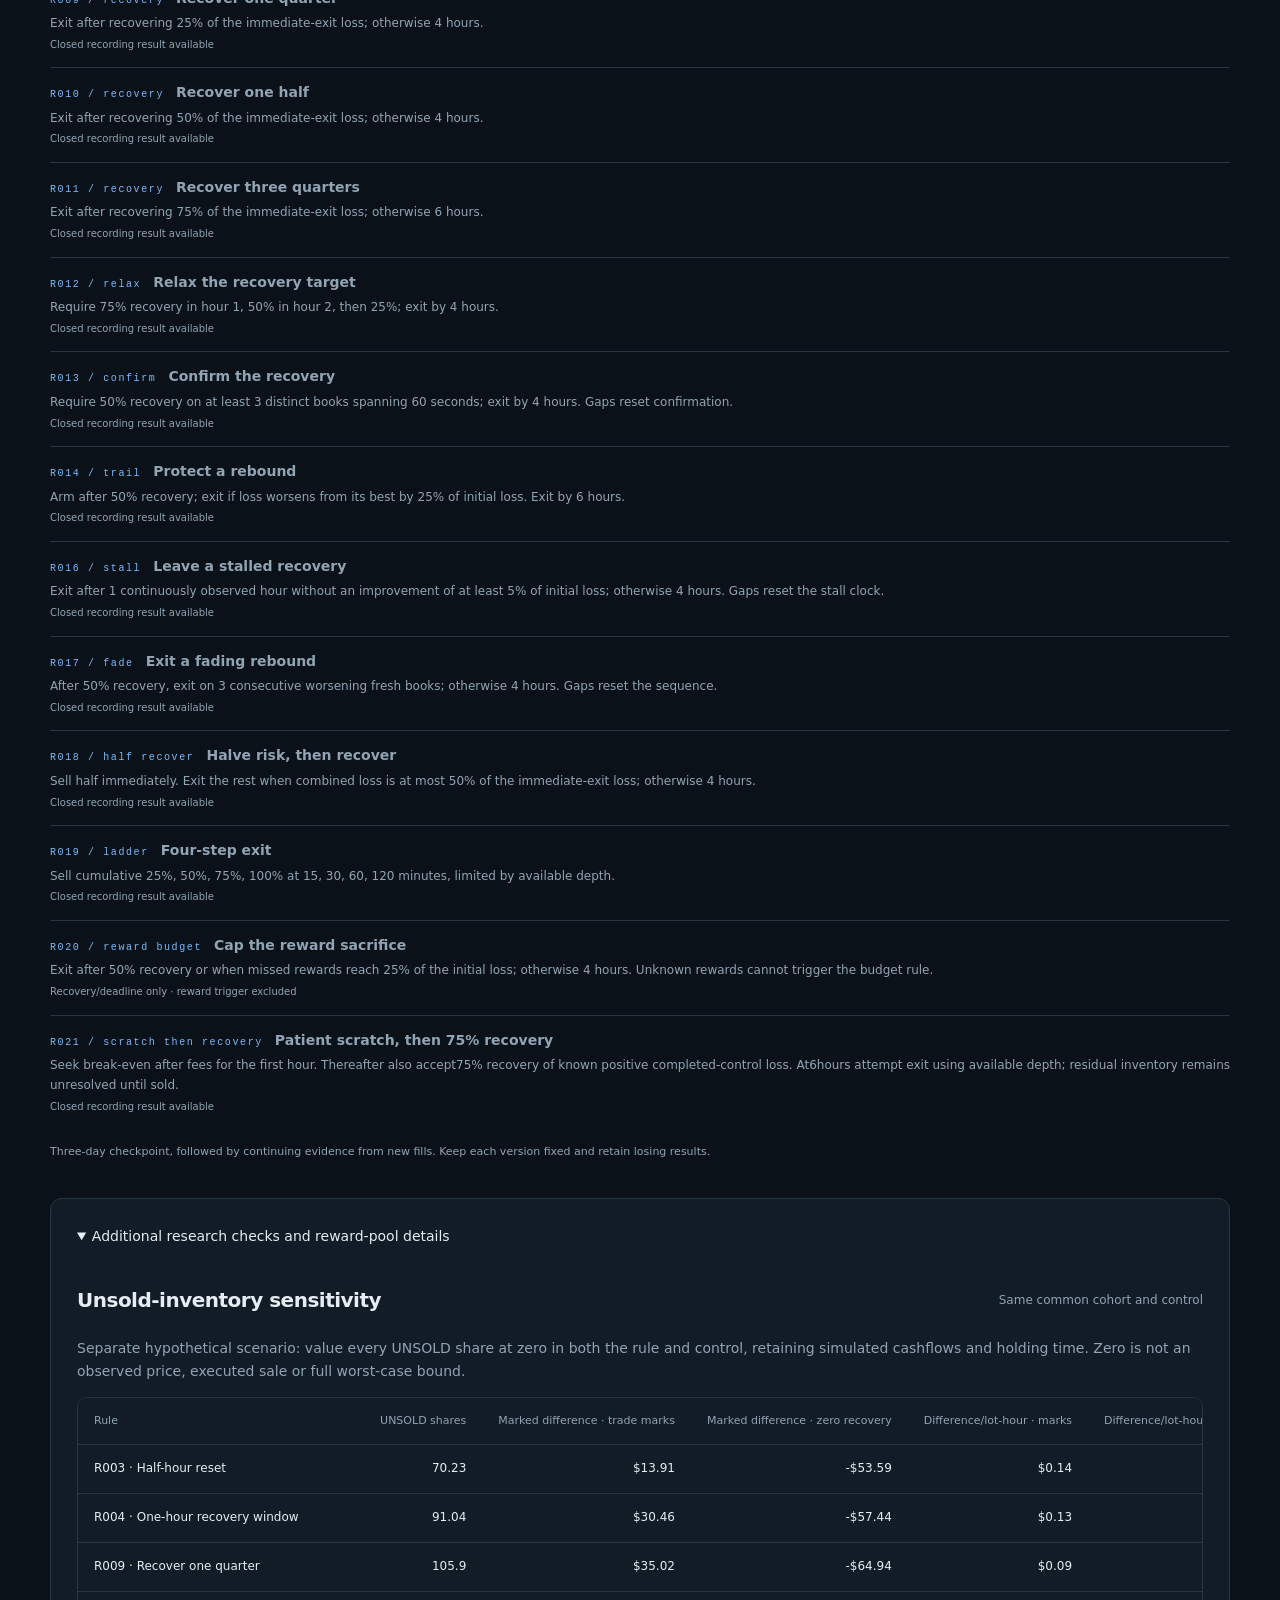
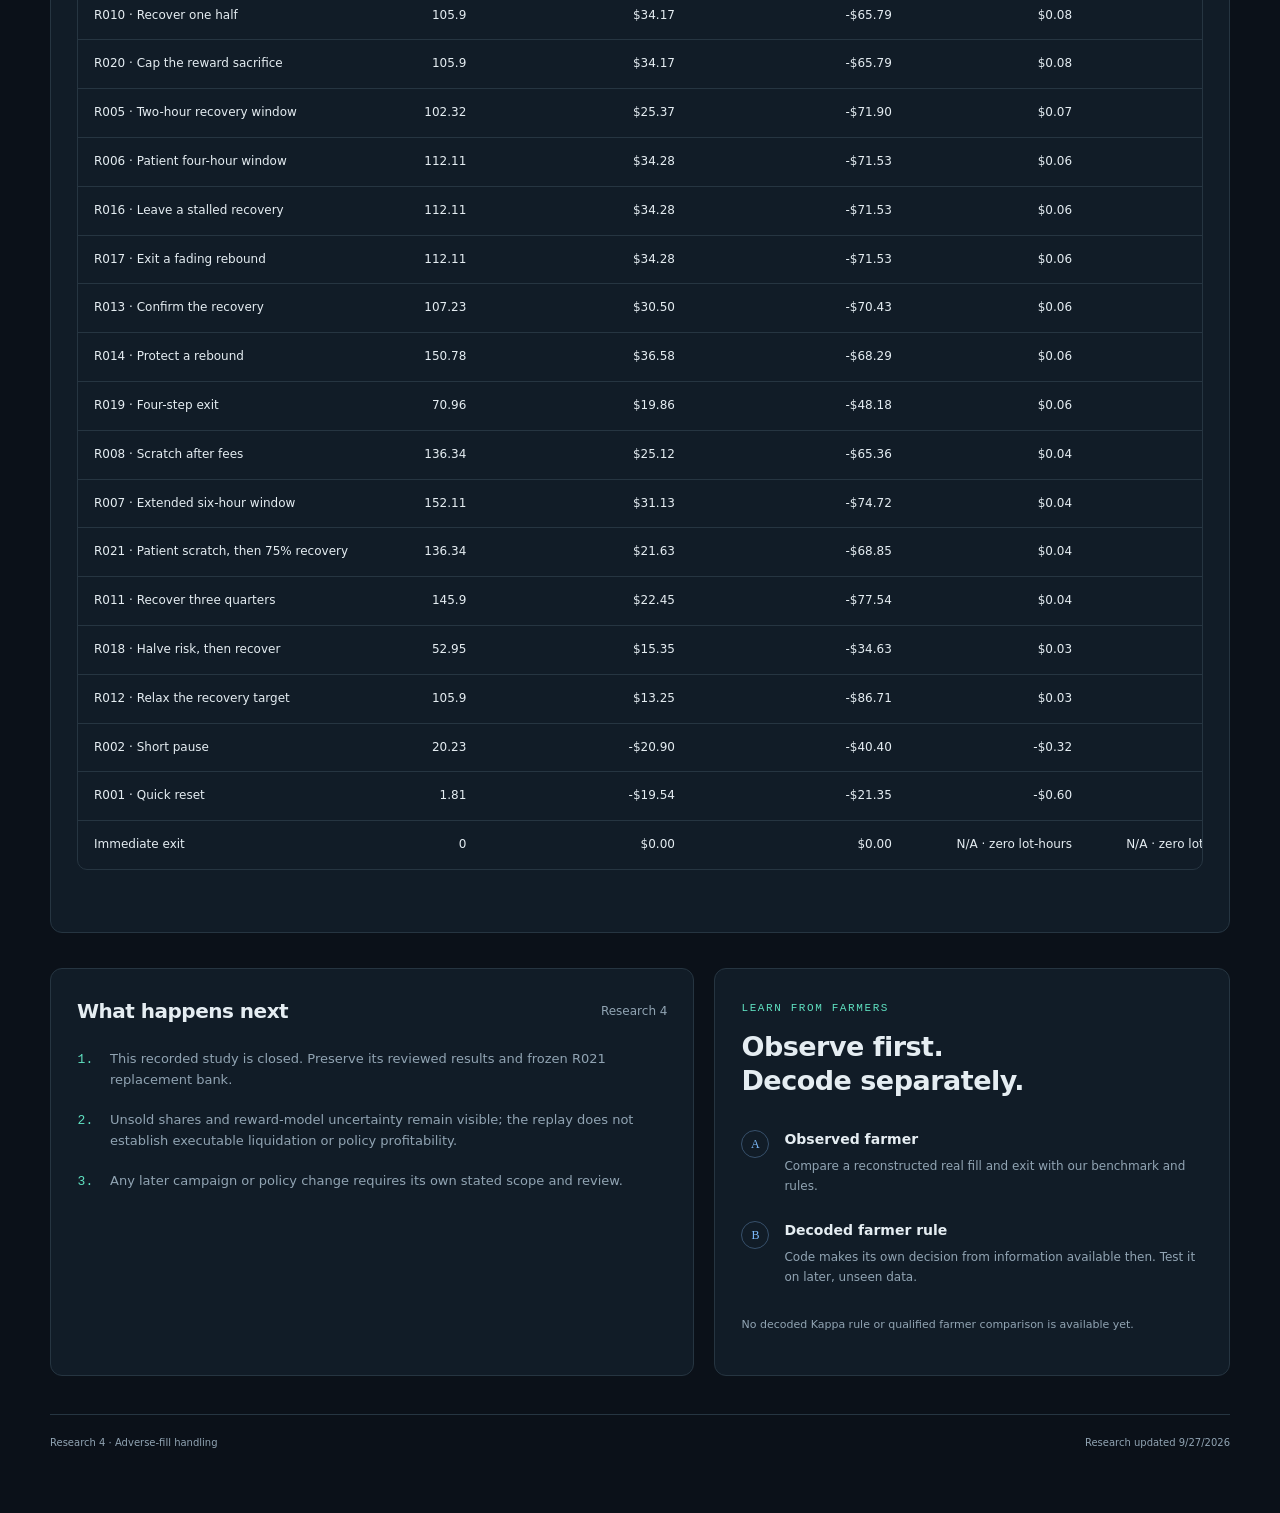
<file: research1/index.html>
<!doctype html>
<html lang="en">
<head>
<meta charset="utf-8"><meta name="viewport" content="width=device-width,initial-scale=1">
<meta name="color-scheme" content="dark"><meta name="robots" content="noindex">
<title>TradeLock · Research 1</title>
<link rel="stylesheet" href="./style.css?v=chronological-pnl-4">
</head>
<body>
<header><a class="brand" href="/">Trade<span>Lock</span></a><nav aria-label="Dashboard"><a href="/bot/">Bot dashboard</a><a href="/research1/" aria-current="page" id="current-round-nav">Research 1</a></nav></header>
<main>
<div class="heading"><div><div class="eyebrow" id="round-eyebrow">POLYMARKET / RESEARCH 01</div><h1>Reduce the damage.<br><span>Get back to farming.</span></h1><p class="intro">One fixed immediate-exit benchmark. Competing ways to handle the same fill.</p></div><div class="sync"><span class="pill">↻ Evaluate → publish 1h later</span><p>Evaluate 05 / 11 / 17 / 23h · Publish 00 / 06 / 12 / 18h<br>Europe/Paris</p><p id="sync-time" role="status">Loading research…</p><button id="refresh" type="button">Refresh now ↗</button></div></div>
<div id="load-error" role="alert" hidden></div>
<section class="status-strip" aria-label="Current research status"><div><span class="label">CURRENT STAGE</span><strong id="stage">Loading…</strong></div><div><span class="label">ENGINE CHECKS</span><strong id="tests">—</strong></div><div><span class="label">RECORDED RESULTS</span><strong id="cohort">Awaiting verification</strong></div></section>
<div id="round-choice" class="score-controls" hidden><label for="round-select">Closed research </label><select id="round-select"><option value="research1">Research 1 · broad markets</option><option value="research2">Research 2 · reward minimum ≤50 shares</option><option value="research3">Research 3 · six-hour follow-up</option><option value="research4">Research 4 · R021 and six-hour follow-up</option></select></div>
<section class="results" id="final-batch" hidden><div class="section-title"><h2 id="round-title">Final recording results</h2><span>Complete common-fill comparison</span></div><div id="final-charts"></div><div id="final-table" aria-live="polite"></div></section>
<section class="results" id="farming-rewards" hidden aria-live="polite"></section>
<section class="experiment"><div class="section-title"><h2>The experiment</h2><span>Same starting fill. Different decisions.</span></div>
<div class="flow"><div class="entry"><span class="step">01 / ENTER</span><h3>Farm every usable market</h3><p id="entry-admission">V4-style quotes at the published reward minimum. No market-selection or reward filter.</p><div class="trigger">A fill leaves unpaired inventory <span>→</span></div></div>
<div class="branches"><article class="control"><span class="step">FIXED CONTROL</span><h3>Exit immediately <b>100%</b></h3><p>Attempt to flatten at executable prices, with fees. This benchmark stays fixed.</p></article><article><span class="step">EXPERIMENTAL RULES</span><h3>Hold. Recover. Exit.</h3><p>Every rule receives the same fills. New farming quotes resume when the immediate-exit control is flat; a slower rule may still be managing earlier fills.</p></article></div>
<div class="measure"><span class="step">03 / MEASURE</span><h3>Did handling reduce the loss?</h3><p>The final recording comparison includes remaining inventory at the common end of data. Trading losses include estimated fees and final inventory valuation for the selected round. Unsold marks are not sale proceeds.</p><div class="formula">Control loss <span>−</span> rule loss = saved vs control</div></div></div>
<p class="footnote">100% damage applies when immediate exit loses money. Break-even and profitable entries stay in the study without a damage ratio. Missing data means no fills or rewards; remaining inventory is retained.</p></section>
<section class="results"><div class="section-title"><h2 id="mutation-heading">The first 20 mutations</h2><span id="mutation-status">Loading candidate bank…</span></div><p>Twenty executable hypotheses compete against the same fixed immediate-exit control. Different rules may produce the same outcome on a particular fill.</p><ul id="mutation-list" class="mutation-list"></ul><p class="footnote">Three-day checkpoint, followed by continuing evidence from new fills. Keep each version fixed and retain losing results.</p></section>

<details id="round-supplement" class="panel" hidden><summary>Additional research checks and reward-pool details</summary><div id="round-extra"></div></details>
<div class="bottom-grid"><section class="panel"><div class="section-title"><h2>What happens next</h2><span id="next-round-label">Research 1</span></div><ol id="next-steps"><li>Loading current work…</li></ol></section><section class="panel farmers"><span class="eyebrow">LEARN FROM FARMERS</span><h2>Observe first.<br>Decode separately.</h2><div class="farmer-step"><span>A</span><div><h3>Observed farmer</h3><p>Compare a reconstructed real fill and exit with our benchmark and rules.</p></div></div><div class="farmer-step"><span>B</span><div><h3>Decoded farmer rule</h3><p>Code makes its own decision from information available then. Test it on later, unseen data.</p></div></div><p class="footnote">No decoded Kappa rule or qualified farmer comparison is available yet.</p></section></div>
<footer><span id="round-footer">Research 1 · Adverse-fill handling</span><span id="updated">Source update —</span></footer>
</main><script src="./app.js?v=research4-1"></script>
</body></html>
</file>
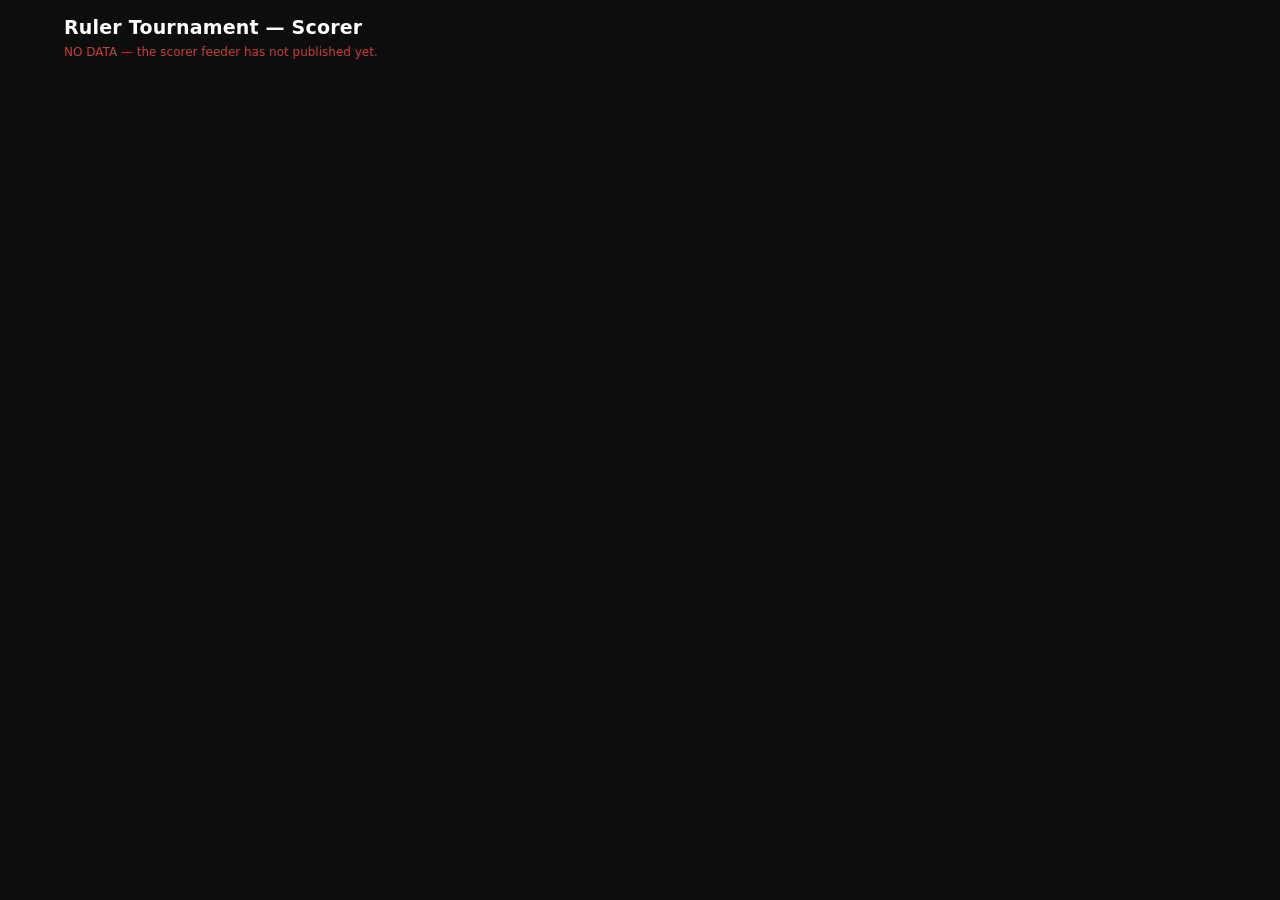
<file: score/index.html>
<!doctype html>
<html lang="en">
<head>
<meta charset="utf-8">
<meta name="viewport" content="width=device-width,initial-scale=1">
<meta name="robots" content="noindex,nofollow">
<title>Ruler Tournament — Scorer</title>
<style>
  :root{
    --surface:#1a1a19; --plane:#0d0d0d; --ink:#fff; --ink2:#c3c2b7; --muted:#898781;
    --grid:#2c2c2a; --base:#383835;
    --good:#0ca30c; --warn:#fab219; --serious:#ec835a; --crit:#d03b3b;
    --o1:#7fb3d5; --o2:#6c9fc4; --o3:#598bb3; --o4:#4677a2; --o5:#336391;
  }
  *{box-sizing:border-box}
  body{margin:0;background:var(--plane);color:var(--ink);
       font:14px/1.45 ui-sans-serif,system-ui,-apple-system,"Segoe UI",Roboto,sans-serif;
       padding:14px;max-width:1180px;margin:0 auto}
  h1{font-size:19px;margin:0 0 2px;letter-spacing:.2px}
  .sub{color:var(--muted);font-size:12px;margin-bottom:14px}
  .card{background:var(--surface);border:1px solid var(--grid);border-radius:10px;padding:13px 15px;margin-bottom:12px}
  .card h2{font-size:11px;letter-spacing:.09em;text-transform:uppercase;color:var(--muted);margin:0 0 10px;font-weight:700}
  .row{display:flex;flex-wrap:wrap;gap:10px}
  .tile{flex:1 1 150px;background:var(--surface);border:1px solid var(--grid);border-radius:10px;padding:11px 13px}
  .lab{font-size:10px;letter-spacing:.08em;text-transform:uppercase;color:var(--muted);font-weight:700}
  .val{font-size:23px;font-weight:700;margin-top:3px;line-height:1.1}
  .sub2{font-size:11px;color:var(--muted);margin-top:3px}
  table{width:100%;border-collapse:collapse;font-variant-numeric:tabular-nums}
  th{font-size:10px;letter-spacing:.07em;text-transform:uppercase;color:var(--muted);text-align:right;
     padding:0 0 6px;font-weight:700;border-bottom:1px solid var(--base)}
  th:first-child,td:first-child{text-align:left}
  td{padding:7px 0;text-align:right;border-bottom:1px solid var(--grid);font-size:13px}
  tr:last-child td{border-bottom:none}
  .good{color:var(--good)} .warn{color:var(--warn)} .serious{color:var(--serious)} .crit{color:var(--crit)}
  .muted{color:var(--muted)}
  .pill{display:inline-block;padding:2px 9px;border-radius:999px;font-size:11px;font-weight:700;border:1px solid}
  .note{font-size:11px;color:var(--muted);margin-top:9px;line-height:1.5}
  .bar{height:9px;border-radius:3px;background:var(--o3);display:inline-block;vertical-align:middle}
  .wrap{overflow-x:auto}
  .warnbox{border-color:var(--crit);background:#2a1414}
  .gates{display:flex;flex-wrap:wrap;gap:7px}
  .gate{font-size:11px;color:var(--ink2);border:1px solid var(--grid);border-radius:6px;padding:3px 8px}
  code{color:var(--ink2)}
</style>
</head>
<body>
<h1>Ruler Tournament — Scorer</h1>
<div class="sub" id="hdr">loading…</div>
<div id="app"></div>

<script>
const RAW="https://gist.githubusercontent.com/maltagamingstore/7f02dc27888b5de7ad0e7290128a4fe6/raw/scorer.json";
const GIST="https://api.github.com/gists/7f02dc27888b5de7ad0e7290128a4fe6";
const el=(h)=>{const d=document.createElement("div");d.innerHTML=h.trim();return d.firstChild;};
const n=(v,d=0)=>v===null||v===undefined?"—":Number(v).toLocaleString(undefined,{minimumFractionDigits:d,maximumFractionDigits:d});
const money=(v)=>{ if(v===null||v===undefined) return "—";
  // ALWAYS dollars. A cents glyph reads as dollars at a glance ("5.69¢" was misread as $5), and every
  // other figure on this page is dollars — one unit, no mental conversion.
  if(v===0) return "$0.00";
  const a=Math.abs(v);
  if(a<0.005) return (v<0?"-":"")+"<$0.01";      // non-zero but rounds to zero: say so, never show $0.00
  return (v<0?"-":"")+"$"+a.toLocaleString(undefined,{minimumFractionDigits:2,maximumFractionDigits:2}); };
const pct=(v,d=1)=>v===null||v===undefined?"—":(100*v).toFixed(d)+"%";

// Sample-size honesty. This project's failures were confident arithmetic on samples too small to
// carry it, so every figure is rendered with its n and anything underpowered is LABELLED, not hidden.
function power(md){ if(md===null||md===undefined) return ["—","muted"];
  if(md>=30) return ["adequate","good"]; if(md>=10) return ["thin","warn"]; return ["UNDERPOWERED","crit"]; }

function render(d){
  const age=d.scan_age_s, stale=(age===null||age===undefined)?false:age>900;
  const acls=stale?"crit":"good";
  const atxt=(age===null||age===undefined)?"unknown":(age<90?Math.round(age)+"s ago":(age/60).toFixed(1)+" min ago");
  document.getElementById("hdr").innerHTML =
    '<b>LAST SCAN: <span class="'+acls+'">'+(d.scan_ts||"?")+" · "+atxt+(stale?" ▲ STALE":"")+'</span></b>'
    +'<br>feeder updated '+(d.updated||"?")+"  ·  spec "+(d.spec_hash||"?")
    +"  ·  aggregates only — no market names or positions"
    +(stale?'<br><span class="crit">The screener has not written in over 15 minutes — everything below describes a dead feed, not the market.</span>':"");
  const app=document.getElementById("app"); app.innerHTML="";
  const c=d.coverage||{}, g=d.gates||{};

  // ---- gates banner: the pre-registered commitments, shown NEXT TO the data they judge ----
  app.appendChild(el(`<div class="card"><h2>Standing commitments</h2><div class="gates">
    <span class="gate">seed $${n(g.seed_usd)}</span>
    <span class="gate">abandon at −${g.abandon_pct}%</span>
    <span class="gate">per-market cap ${g.exposure_cap_pct}%</span>
    <span class="gate">size target ${g.target_worst_frac}% of cap</span>
    <span class="gate">payout floor $${g.floor_usd_day}/day</span>
    <span class="gate">review: ${g.review_date||"—"}</span>
    <span class="gate">primary bar: ${g.primary_bar||"—"}</span></div></div>`));

  // ---- coverage ----
  const capped=(c.capped||[]).length>0;
  app.appendChild(el(`<div class="card ${capped?"warnbox":""}"><h2>Universe coverage</h2><div class="row">
    <div class="tile"><div class="lab">fetched</div><div class="val">${n(c.fetched)}</div><div class="sub2">$${n(c.pool_fetched)}/day</div></div>
    <div class="tile"><div class="lab">classified</div><div class="val">${n(c.classified)}</div><div class="sub2">${n(c.unclassified)} pending</div></div>
    <div class="tile"><div class="lab">calm</div><div class="val">${n(c.calm)}</div><div class="sub2">$${n(c.pool_calm)}/day</div></div>
    <div class="tile"><div class="lab">books read</div><div class="val">${n(c.screened)}</div><div class="sub2">$${n(c.pool_screened)}/day</div></div>
    <div class="tile"><div class="lab">scan</div><div class="val ${capped?"crit":"good"}">${capped?"▲ CAPPED":"✓ full"}</div>
      <div class="sub2">${capped?(c.capped||[]).join(", "):"stopped: "+(c.paging||"?")}</div></div>
  </div><div class="note">A cap that binds means the scan is incomplete — the strip turns red rather than quietly reporting a smaller universe.</div></div>`));

  // ---- placement A/B ----
  const p=d.placement||{};
  if(p.n){
    app.appendChild(el(`<div class="card"><h2>Placement A/B — shield vs touch <span class="muted">(identical holdings, 100% divergence)</span></h2>
      <div class="row">
      <div class="tile"><div class="lab">paired obs</div><div class="val">${n(p.n)}</div><div class="sub2">wall = ${n(p.wall)} sh</div></div>
      <div class="tile"><div class="lab">shield is a no-op</div><div class="val ${p.noop_pct>50?"serious":""}">${p.noop_pct}%</div><div class="sub2">wall_price returns the touch</div></div>
      <div class="tile"><div class="lab">reward forfeited</div><div class="val warn">${p.reward_forfeit_pct??"—"}%</div><div class="sub2">when it does engage (n=${n(p.n_moved)})</div></div>
      <div class="tile"><div class="lab">depth gained</div><div class="val">${p.depth_gain??"—"}×</div><div class="sub2">shares ahead of us</div></div>
      </div><div class="note">Paired per-row medians, never a ratio of medians — that error manufactured a 1.7× effect where the median row had none. Whether the trade is worth it depends on flatten latency, which is still unmeasured on the farmable set.</div></div>`));
  }

  // ---- shadow arm ----
  const sa=d.shadow_arm||{}, b=sa.base, s=sa.shadow;
  if(b||s){
    const mk=(k,a)=>{ if(!a) return `<tr><td>${k}</td><td colspan="6" class="muted">no data</td></tr>`;
      const [pw,cl]=power(a.mkt_days);
      return `<tr><td>${k}</td><td>${n(a.markets)}</td><td>${n(a.mkt_days,2)}</td>
        <td>${a.reward_per_mkt_day===null?"—":"$"+n(a.reward_per_mkt_day,3)}</td>
        <td>${n(a.gaps)}</td><td>${a.gap_rate_ci_hi===null?"—":"≤"+n(a.gap_rate_ci_hi,3)}</td>
        <td class="${cl}">${pw}</td></tr>`; };
    let ratio="";
    if(b&&s&&b.reward_per_mkt_day>0){
      const r=s.reward_per_mkt_day/b.reward_per_mkt_day;
      const weak=(s.mkt_days||0)<30;
      ratio=`<div class="note ${weak?"crit":""}">shadow / base reward = <b>${r.toFixed(1)}×</b>${weak?
        " — <b>NOT a finding.</b> Below 30 market-days this is noise; the prior from independent work is ~9.9×, and a large gap from it is a reason to distrust the reading, not to believe it.":""}</div>`;
    }
    app.appendChild(el(`<div class="card"><h2>Shadow paper arm <span class="muted">(measurement before money — DEC-0027)</span></h2>
      <div class="wrap"><table><thead><tr><th>arm</th><th>markets</th><th>mkt-days</th><th>$/mkt-day</th><th>tail events</th><th>rate 95% hi</th><th>power</th></tr></thead>
      <tbody>${mk("base (calm)",b)}${mk("shadow (news-banned)",s)}</tbody></table></div>${ratio}
      <div class="note">Thin-book snapshots (modeled share ≥25%) are excluded from both arms — the live bot refuses those books, so counting their reward would measure a trap. Tail rates show the Poisson upper bound: zero events is an upper bound, never proof of safety.</div></div>`));
  }

  // ---- per-ruler virtual portfolios ----
  const rp=d.ruler_pnl||{}, RR=rp.rulers||{};
  if(Object.keys(RR).length){
    const seed=rp.seed||1000;
    const nDead=Object.values(RR).filter(a=>a.dead).length;
    const rows=Object.keys(RR).map(k=>{const a=RR[k];
      const R=a.rejected||{};
      a.rej=["band","lifetime","info","shield"].filter(x=>R[x]>0).map(x=>x+" "+R[x]).join(", ");
      const st=a.dead?'<span class="crit">☠ DEAD</span>'
              :(a.floor_cleared?'<span class="good">✓ earning</span>':'<span class="warn">idle today</span>');
      const ut=a.util_pct>=50?"":(a.util_pct>=20?"warn":"crit");
      const fm=a.dead?'<span class="crit">0¢</span>':money(a.farmed);
      const F=(d.fills||{})[k]||{};
      const fmeta=(d.fills||{})._meta||{};
      const fc=fmeta.error?'<span class="crit">detector ERROR</span>'
              :(F.fills?(F.fill_net<0?'<span class="crit">':'<span class="good">')+money(F.fill_net)+'</span>'
                 +' <span class="muted">('+F.fills+'f · back '+money(F.net_back||0)+')</span>'
               :'<span class="muted">no fills yet</span>');
      const net=(a.farmed||0)+(F.fill_net||0);
      const nc=net<0?"crit":(net>0?"good":"muted");
      return `<tr><td>${k}</td><td>${a.held}</td><td>$${n(a.deployed)}</td>
        <td class="${ut}">${n(a.util_pct,1)}%</td><td>$${n(a.rew_day_raw,2)}</td>
        <td>${n(a.pct_time_paid,0)}%</td><td>${fm}</td><td>${fc}</td><td class="${nc}">${money(net)}</td><td class="muted">${a.rej||"—"}</td><td>${st}</td></tr>`;}).join("");
    // ---- CURRENT CAPITAL (added 2026-08-08) ----
    const C=d.capital||{}, CR=C.rows||{};
    if(Object.keys(CR).length){
      const crows=Object.keys(CR).sort((a,b)=>CR[a].capital-CR[b].capital).map(k=>{
        const v=CR[k], dd=v.drawdown_pct;
        const cls=v.abandoned?"crit":(dd<0?"warn":(dd>0?"good":"muted"));
        return `<tr><td>${k}</td><td>$${n(v.seed,0)}</td><td>${money(v.farmed)}</td>
          <td>${money(v.fill_pnl)}</td><td class="${cls}"><b>$${n(v.capital,2)}</b></td>
          <td class="${cls}">${dd>=0?"+":""}${n(dd,3)}%</td>
          <td class="muted">$${n(v.capital_back,2)} .. $${n(v.capital_front,2)}</td>
          <td>${v.abandoned?'<span class="crit">☠ ABANDONED</span>':'<span class="good">alive</span>'}</td></tr>`;}).join("");
      app.appendChild(el(`<div class="card"><h2>Current capital
        <span class="muted">· seed $${n(C.seed,0)} each · abandon at −${n(C.abandon_pct,0)}%</span></h2>
        <div class="wrap"><table><thead><tr><th>ruler</th><th>seed</th><th>reward farmed</th>
        <th>fill P&amp;L</th><th>CAPITAL</th><th>drawdown</th><th>queue interval</th><th>gate</th></tr></thead>
        <tbody>${crows}</tbody></table></div>
        <div class="note"><b>capital = seed + reward farmed + fill P&amp;L</b> (fill P&amp;L at the pro-rata
        expectation; the grey interval is the back..front queue range). <b>This did not exist until
        2026-08-08</b>, and its absence mattered: the abandonment criterion is "45% of capital lost", but the
        only capital-ish number published was <code>ret_on_seed_pct</code> = reward-per-day ÷ seed — a reward
        RATE that ignores fill P&amp;L entirely and can only ever go up. A gate defined on capital loss was
        reading a number that could not fall, so it could never fire no matter how much an arm bled.
        Abandonment is judged on the EXPECTATION, not the worst-case tail — retiring an arm for its unlucky
        end of the queue interval would kill strategies for bad luck. Reward is still MODELLED and ran ~2×
        hot historically, so capital is only as calibrated as the reward half of it.</div></div>`));
    }

    // ---- ROLLING T3 HEALTH MONITOR. Deliberately sits ABOVE Ruler P&L and BELOW Current capital:
    // capital shows the LIFETIME t3_ratio, this shows the same quantity on a rolling window, and the
    // pair is the point. An arm can be fine lifetime and bleeding this week; only the second is
    // actionable while live.
    if(d.t3_monitor && d.t3_monitor.rows && Object.keys(d.t3_monitor.rows).length){
      const M=d.t3_monitor, ord={ALERT:0,WATCH:1,CHRONIC:2,OK:3,THIN:4,INSUFFICIENT:5};
      const cls={ALERT:"crit",WATCH:"warn",CHRONIC:"crit",OK:"good",THIN:"muted",INSUFFICIENT:"muted"};
      const rws=Object.entries(M.rows).sort((a,b)=>(ord[a[1].status]??9)-(ord[b[1].status]??9)||a[0].localeCompare(b[0]))
        .map(([k,v])=>{
          const thin=v.roll_t3===null||v.roll_t3===undefined;
          // roll vs life is the read: a big negative delta is an arm that WAS working and now is not.
          const dlt=(!thin&&v.life_t3)?(v.roll_t3-v.life_t3):null;
          return `<tr><td>${k}</td>
            <td class="muted">${v.clean_days??"—"}</td>
            <td>${thin?"—":"$"+n(v.roll_reward,2)}</td>
            <td>${thin?"—":"$"+n(v.roll_bleed,2)}</td>
            <td class="${cls[v.status]||""}"><b>${thin?"—":n(v.roll_t3,2)}</b></td>
            <td class="muted">${v.life_t3==null?"—":n(v.life_t3,2)}</td>
            <td class="${dlt==null?"muted":(dlt<-0.3?"crit":(dlt<0?"warn":"good"))}">${dlt==null?"—":(dlt>=0?"+":"")+n(dlt,2)}</td>
            <td class="${cls[v.status]||""}"><b>${v.status}</b></td>
            <td class="muted" style="text-align:left">${v.why||""}</td></tr>`;}).join("");
      const hot=M.n_alert>0;
      app.appendChild(el(`<div class="card ${hot?"warnbox":""}"><h2>Rolling T3 health — ${M.window_days}-day window
        <span class="muted">· ${M.days_of_history} days of history · ${M.n_alert} ALERT · ${M.n_chronic||0} never-profitable</span>
        <span class="pill" style="border-color:var(--muted);color:var(--muted)">MONITOR — NEVER HALTS</span></h2>
        <div class="wrap"><table><thead><tr><th>ruler</th><th>days</th><th>reward (${M.window_days}d)</th>
        <th>bleed (${M.window_days}d)</th><th>ROLLING T3</th><th>lifetime T3</th><th>Δ</th><th>status</th>
        <th style="text-align:left">read</th></tr></thead><tbody>${rws}</tbody></table></div>
        <div class="note"><b>This reports. It never stops anything, and that is a measurement rather than
        a preference.</b> The halt version — <i>stop when reward over W days &lt; bleed over the same W
        days, N days running</i> — was backtested across the whole arm history. Realised T3 ranks the arms
        perfectly (kappa_copy 1.15 down to rank_thick 0.09), yet <b>every</b> setting in W=3..7 × N=1..3
        halted all five losing arms <b>and</b> at least one winner. At T3 1.15 the margin over break-even is
        15%, which daily noise swamps over any window that fits inside 10 days of history. A stop that fires
        on RK_kappa_copy — our only DEC-0023 passer — is an off switch, so it ships as an instrument and the
        history it accumulates becomes the calibration data for a real N later.
        <br><br><b>Δ is the column to read</b>: rolling minus lifetime. Negative means an arm that used to
        work is not working now, which is the only thing a lifetime average cannot show you.
        <b>ALERT</b> = this arm's current window ranks among the worst it has produced. <b>CHRONIC</b> = it
        has never once had a profitable window — that is a selection verdict, not a health alert, and it is
        the <i>less</i> urgent of the two. <b>THIN</b>/<b>INSUFFICIENT</b> = not enough windows to say, and
        they carry no status on purpose. Both sides are SUMMED over the window and then divided — never an
        average of daily ratios, because the venue's $1/day reward floor makes a quiet day credit zero.
        Windows overlap by ${M.window_days-1} days, so a rank is a description of range, <b>not</b> a p-value.
        ${M.error?'<br><br><span class="crit">monitor error: '+M.error+'</span>':""}</div></div>`));
    }

    app.appendChild(el(`<div class="card"><h2>Ruler P&amp;L — each runs its own $${n(seed)}
      <span class="muted">· ${n(rp.rulers?Object.values(RR)[0].obs_days:0,2)} days observed</span></h2>
      <div class="wrap"><table><thead><tr><th>ruler</th><th>held</th><th>deployed</th><th>util</th>
      <th>$/day rate</th><th>% time paid</th><th>REWARD FARMED</th><th>fill P&amp;L</th><th>NET</th><th>rejected by</th><th>status</th></tr></thead>
      <tbody>${rows}</tbody></table></div>
      ${(function(){const E=d.expect||{};const ks=Object.keys(E);if(!ks.length)return"";
        return `<div class="note"><b>PRE-REGISTERED EXPECTATIONS.</b> Every arm states what we expect
        BEFORE reading it, so a surprise is a finding rather than a story told afterwards. Two arms are
        deliberate NEGATIVE CONTROLS whose job is to lose — <code>R7_all_vetoes</code> and
        <code>RK_kappa_copy</code>. If either wins, distrust the scorer, not the vetoes.
        <div class="wrap"><table><thead><tr><th>arm</th><th>what we expect, and what a surprise means</th>
        </tr></thead><tbody>${ks.map(k=>`<tr><td><b>${k}</b></td><td class="muted">${E[k]}</td></tr>`).join("")}
        </tbody></table></div></div>`;})()}
      ${nDead?`<div class="note crit"><b>☠ ${nDead} of ${Object.keys(RR).length} rulers are DEAD.</b>
      Polymarket forfeits the ENTIRE day's reward if the book totals under $1 across all bets. A ruler
      projecting $0.16/day banks <b>zero every day, forever</b>, while still carrying full fill and tail
      risk — its expected P&amp;L is not "small", it is strictly negative by construction. Dead is a
      structural verdict, not a low score: the veto stack cannot assemble a book that clears the floor.</div>`:""}
      <div class="note"><b>REWARD FARMED</b> is the benchmark — cumulative $ actually banked (floored rate
      integrated over observed time), which is what any future loss gets measured against. <b>% time paid</b>
      is the share of cycles the book cleared $1/day. <b>Idle capital is a real cost</b>: a ruler holding one
      market deploys ~10% and leaves the rest dead. Reward is MODELLED and the model ran ~2× hot historically
      and is still uncalibrated — valid for ranking rulers against each other, not as a dollar forecast.
      <b>Fill P&amp;L</b> is now measured from REAL public trade prints joined to our 12s book snapshots
      (<code>fill_marks.py</code>), not inferred from book movement. Each row shows the FRONT-of-queue bound;
      the <span class="muted">grey</span> figure beside it is the BACK-of-queue bound. The headline number
      is now the <b>PRO-RATA EXPECTATION</b>: our share of the level is clip/(depth_ahead+clip), and a sweep
      of size S gives us that share of S, capped at our clip. The venue matches price-time, not pro-rata —
      but this project already established that off-chain matching makes queue position UNOBSERVABLE, and
      with our position unknown and uniform inside the level, the pro-rata share IS the expected fill under
      price-time. So front/back remain the honest extremes and the headline is the expectation between them.
      <b>It lands near the pessimistic end</b> (−$4.27 expected vs −$3.72 front, −$4.31 back): the big sweeps
      that hurt still reach us, while the small favourable fills scale down with our share. Costed as (mid at +1800s − fill price) × size,
      horizon pre-registered.
      <br><br><b>ONE EXIT POLICY, IDENTICAL FOR EVERY ARM</b> (<code>exit_policy.py</code>,
      <code>exit-v1:wait1800/merge-immediate/flatten-touch</code>). Merge the instant a YES+NO pair exists;
      hold a one-sided bag up to <b>1800s</b> hoping the second leg fills so the pair merges free; on timeout
      flatten at the touch. Pinned so that a P&amp;L difference between arms is attributable to SELECTION —
      exit was previously unmodelled, and we measured that it decides the <i>sign</i>.
      Derived from <b>8,056 real fills / 82 markets</b>: P(pair) 27.1% @60s · 49.5% @300s · 68.3% @900s ·
      78.0% @1800s · 87.0% @3600s; EV/fill −$0.235 @60s → +$0.104 @1800s. Going flat fast is the worst
      available choice. 1800s (not the better-scoring 3600s) because the curve never turns over, so the data
      identifies no interior optimum and 1800s was pre-registered before these numbers existed. NOT priced:
      capital lock, forgone reward while holding a bag, and tail risk growing with holding time — all three
      argue for waiting less.
      <br><br><b>⚠ THE BOT DOES NOT RUN THIS POLICY YET.</b> We are in SIMULATION only —
      <code>mm_bot.py</code> contains zero references to <code>exit_policy</code> and has no timed hold at
      all (it merges immediately, then relies on quote skew, flattening only on triggers: 6 adverse fills,
      2 days to resolution, or the −30% catastrophe floor). So the bot can hold a bag far LONGER than 1800s,
      past anything we have measured. Wiring the policy into the bot is a <b>pre-live gate item
      (TASK-0021)</b>, deliberately deferred: we learn the right constant here first, then upgrade the bot
      immediately before going live.
      <br><br><b>⚠ OUR SELECTION PAIRS AT 0%.</b> The 82-market population merges 78% of fills at 1800s; the
      markets our rulers actually hold merged <b>0 of 11</b> — three of four got fills on ONE side only, and
      the fourth's two legs came 32 min apart, just past the policy. One-sided flow is adverse selection in
      its purest form, and it means the merge economics that make farming work are not reaching our picks.
      <br><br><b>EXIT WALKS THE BOOK.</b> The first version sold the whole clip at the touch price, which
      assumes an infinitely deep counterparty. Measured 2026-08-09: 3 of 13 marks were &gt;25% of the size
      resting at the touch and one needed <b>31 shares against 5</b> — and that one was reporting a clean
      $0.00. A sale always fills if you accept a worse price, so we now take the worse price instead of
      leaving it unpriced: sell into the touch, then one TICK worse per further touch-full of size. The
      ladder below the touch is NOT observed (we record top-of-book only) and is assumed uniform — a model,
      not a measurement, conservative by construction. Cost across arms: −$4.26 → <b>−$4.97</b>.
      <br><br><b>EXIT MODE = "touch" (realized), not "mid" (paper).</b> A fill is costed by FLATTENING —
      selling at the bid / buying at the ask — because that is what happens when you go flat instead of
      MERGING. Marking to the mid assumes a costless exit that nobody gets. On the first 11 marks the two
      disagree by $3.22 <i>and disagree in sign</i>: +$2.29 marked to mid vs −$0.93 flattened, and −$2.04 at
      30s. Going flat fast is the expensive case, which matches the live experience this project recorded.
      Merging (YES+NO → $1) pays no spread and is a THIRD case, not modelled here: historically only
      <b>43% of filled windows were balanced enough to merge</b> (74/171), and merge rescued that quadrant
      completely (−$14.14 → +$0.70/mkt/day, 98% positive) while doing nothing for the directional one
      (−$19.55, unchanged). So this column is the DIRECTIONAL/no-merge cost.
      <br><br><b>READ THE BOUNDS BY SIGN.</b> FRONT is simply the MOST fills, BACK the FEWEST — that is a bound
      on VOLUME, not on loss. While fill P&amp;L is negative, FRONT is the pessimistic case; while it is
      POSITIVE, FRONT is the <i>optimistic</i> one and BACK is the conservative read. Today the two disagree
      by 4×, and most arms fill zero times at the back of the queue, so the back column is the number to
      trust when this panel looks good.
      <br><br><b>CORRECTED 2026-08-08 — this panel used to read "0 fills", and that was wrong.</b> The old
      detector fired only when <code>best_ask ≤ our_bid</code>, i.e. the ask side collapsing THROUGH our level.
      A taker hitting a resting BID consumes BID depth and leaves the ask untouched, so it was blind to the
      ordinary fill: 0 raw detections across 222,763 snapshots on the held markets, while trade prints showed
      real fills in the same markets. That old rule is still published as <code>gap_through</code> — it is a
      genuine tail-risk signal, it is just not "fills".</div></div>`));
  }

  // ---- THE 13 FARMERS (2026-08-11) ----
  const WH=d.whales||{}, WR=WH.rows||[];
  if(WR.length){
    const wrows=WR.map(w=>{
      const bk=(w.unrealized==null)?'<span class="muted">?</span>'
        :(w.unrealized>0?'<span class="good">GREEN</span>':'<span class="crit">RED</span>');
      const eff=(w.reward_usd&&w.n_pos)?(w.reward_usd/w.n_pos):null;
      return `<tr><td>${w.rank}</td>
        <td><b>${w.name}</b></td>
        <td><a href="https://polymarket.com/profile/${w.addr}" target="_blank" rel="noopener">${w.addr.slice(0,10)}…</a></td>
        <td>$${n(w.reward_usd||0,0)}</td><td>${w.n_pos==null?'?':n(w.n_pos,0)}</td>
        <td>${w.unrealized==null?'?':money(w.unrealized)}</td><td>${bk}</td>
        <td>${w.red_pct==null?'?':n(w.red_pct,0)+'%'}</td>
        <td>${w.merge_pct==null?'?':n(w.merge_pct,1)+'%'}</td>
        <td class="muted">${w.question||'—'}</td>
        <td>${w.answer==null?'<span class="muted">—</span>':n(w.answer,2)}</td></tr>`;}).join("");
    app.appendChild(el(`<div class="card"><h2>The 13 farmers
      <span class="muted">· re-confirmed ${WH.asof||'never'}</span></h2>
      <div class="wrap"><table><thead><tr><th>#</th><th>name</th><th>wallet</th><th>reward/day</th>
      <th>pos</th><th>unrealized</th><th>book</th><th>red</th><th>merge</th>
      <th>daily question</th><th>answer</th></tr></thead><tbody>${wrows}</tbody></table></div>
      <div class="note">Found by harvesting the on-chain reward distributor
      (<code>0xd152f549…</code>) — <b>2,455 wallets were paid in a single day</b>, and these are the 13
      above $1,000/day. Names are <b>pinned to addresses, not ranks</b> (ranks move daily).
      <b>alpha</b> is the one we found first (rank #3), and <code>RW_whale_copy</code> copies HIS market
      selection. Every dossier claim names one number — the <b>daily question</b> — which
      <code>whale_daily.py</code> re-measures each day so a stale note is visible rather than merely
      wrong. On day one it caught its own author: alpha was described as the heaviest merger, and
      nu&nbsp;18.7%, gamma&nbsp;16.4% and iota&nbsp;13.9% all merge more.
      <br><br><b>⚠ Book health is NOT capital efficiency.</b> theta has the best book (+$97k) but runs
      ~$944k of basis — 0.14%/day, versus alpha's 8.05%. The efficiency leaders are
      <b>kappa 14.50%, lambda 14.35%, delta 12.76%</b>, all with small books and near-zero merge rates.
      Wallet links open the Polymarket profile.</div></div>`));
  }

  // ---- rulers + divergence ----
  const R=d.rulers||{}, keys=Object.keys(R);
  if(keys.length){
    const max=Math.max(1,...keys.map(k=>R[k]));
    const rows=keys.map(k=>`<tr><td>${k}</td><td>${R[k]}</td>
      <td style="text-align:left"><span class="bar" style="width:${Math.max(3,150*R[k]/max)}px"></span></td></tr>`).join("");
    const dv=(d.divergence||[]).slice().sort((x,y)=>y.d-x.d);
    const dvr=dv.map(x=>{const cl=x.d===0?"crit":(x.d>=5?"good":"warn");
      const v=x.d===0?"identical — no information":(x.d>=5?"decidable":"thin");
      return `<tr><td>${x.a.split("_")[0]} vs ${x.b.split("_")[0]}</td><td>${x.d}</td><td class="${cl}">${v}</td></tr>`;}).join("");
    app.appendChild(el(`<div class="card"><h2>Selection rulers — holdings &amp; divergence</h2>
      <div class="wrap"><table><thead><tr><th>ruler</th><th>holds</th><th style="text-align:left">&nbsp;</th></tr></thead><tbody>${rows}</tbody></table></div>
      <div class="note">A pair only carries information where the rulers <i>disagree</i>. Pairs at 0 are being compared on nothing.</div>
      <div class="wrap" style="margin-top:10px"><table><thead><tr><th>pair</th><th>divergent</th><th style="text-align:right">verdict</th></tr></thead><tbody>${dvr}</tbody></table></div></div>`));
  }
}

async function load(){
  let d=null;
  try{ const r=await fetch(RAW+"?t="+Date.now(),{cache:"no-store"}); if(r.ok) d=await r.json(); }catch(e){}
  if(!d){ try{
      const r=await fetch(GIST,{headers:{"Accept":"application/vnd.github+json"},cache:"no-store"});
      const j=await r.json(); const f=j.files&&j.files["scorer.json"];
      let t=f?f.content:null;
      if(f&&f.truncated){ const rr=await fetch(f.raw_url,{cache:"no-store"}); t=await rr.text(); }
      if(t) d=JSON.parse(t);
    }catch(e){} }
  if(!d){ document.getElementById("hdr").innerHTML='<span class="crit">NO DATA — the scorer feeder has not published yet.</span>'; return; }
  render(d);
}
load(); setInterval(load,120000);
</script>
</body>
</html>
</file>
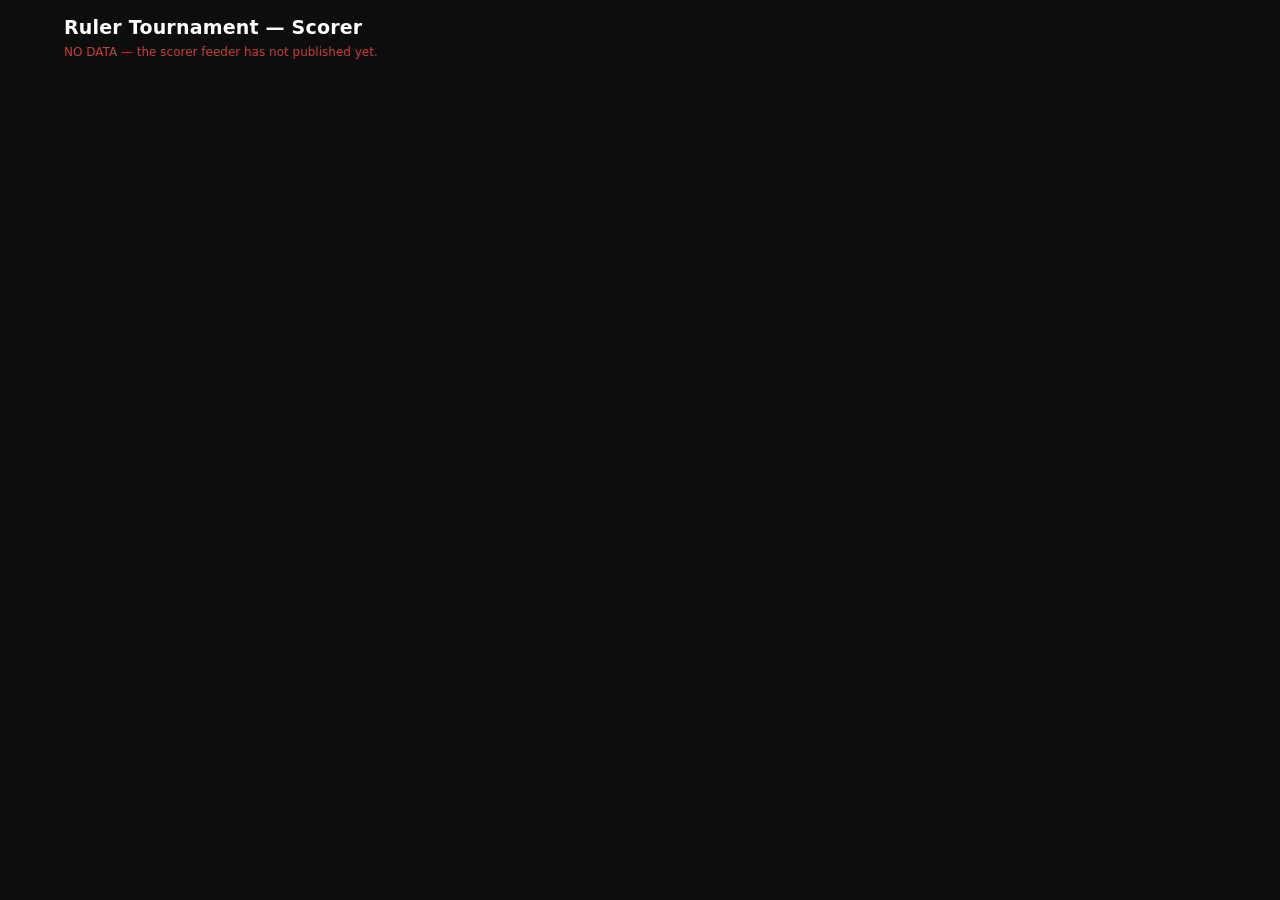
<file: scorerdashboard/index.html>
<!doctype html>
<html lang="en">
<head>
<meta charset="utf-8">
<meta name="viewport" content="width=device-width,initial-scale=1">
<meta name="robots" content="noindex,nofollow">
<title>Ruler Tournament — Scorer</title>
<style>
  :root{
    --surface:#1a1a19; --plane:#0d0d0d; --ink:#fff; --ink2:#c3c2b7; --muted:#898781;
    --grid:#2c2c2a; --base:#383835;
    --good:#0ca30c; --warn:#fab219; --serious:#ec835a; --crit:#d03b3b;
    --o1:#7fb3d5; --o2:#6c9fc4; --o3:#598bb3; --o4:#4677a2; --o5:#336391;
  }
  *{box-sizing:border-box}
  body{margin:0;background:var(--plane);color:var(--ink);
       font:14px/1.45 ui-sans-serif,system-ui,-apple-system,"Segoe UI",Roboto,sans-serif;
       padding:14px;max-width:1180px;margin:0 auto}
  h1{font-size:19px;margin:0 0 2px;letter-spacing:.2px}
  .sub{color:var(--muted);font-size:12px;margin-bottom:14px}
  .card{background:var(--surface);border:1px solid var(--grid);border-radius:10px;padding:13px 15px;margin-bottom:12px}
  .card h2{font-size:11px;letter-spacing:.09em;text-transform:uppercase;color:var(--muted);margin:0 0 10px;font-weight:700}
  .row{display:flex;flex-wrap:wrap;gap:10px}
  .tile{flex:1 1 150px;background:var(--surface);border:1px solid var(--grid);border-radius:10px;padding:11px 13px}
  .lab{font-size:10px;letter-spacing:.08em;text-transform:uppercase;color:var(--muted);font-weight:700}
  .val{font-size:23px;font-weight:700;margin-top:3px;line-height:1.1}
  .sub2{font-size:11px;color:var(--muted);margin-top:3px}
  table{width:100%;border-collapse:collapse;font-variant-numeric:tabular-nums}
  th{font-size:10px;letter-spacing:.07em;text-transform:uppercase;color:var(--muted);text-align:right;
     padding:0 0 6px;font-weight:700;border-bottom:1px solid var(--base)}
  th:first-child,td:first-child{text-align:left}
  td{padding:7px 0;text-align:right;border-bottom:1px solid var(--grid);font-size:13px}
  tr:last-child td{border-bottom:none}
  .good{color:var(--good)} .warn{color:var(--warn)} .serious{color:var(--serious)} .crit{color:var(--crit)}
  .muted{color:var(--muted)}
  .pill{display:inline-block;padding:2px 9px;border-radius:999px;font-size:11px;font-weight:700;border:1px solid}
  .note{font-size:11px;color:var(--muted);margin-top:9px;line-height:1.5}
  .bar{height:9px;border-radius:3px;background:var(--o3);display:inline-block;vertical-align:middle}
  .wrap{overflow-x:auto}
  .warnbox{border-color:var(--crit);background:#2a1414}
  .gates{display:flex;flex-wrap:wrap;gap:7px}
  .gate{font-size:11px;color:var(--ink2);border:1px solid var(--grid);border-radius:6px;padding:3px 8px}
  code{color:var(--ink2)}
</style>
</head>
<body>
<h1>Ruler Tournament — Scorer</h1>
<div class="sub" id="hdr">loading…</div>
<div id="app"></div>

<script>
const RAW="https://gist.githubusercontent.com/maltagamingstore/7f02dc27888b5de7ad0e7290128a4fe6/raw/scorer.json";
const GIST="https://api.github.com/gists/7f02dc27888b5de7ad0e7290128a4fe6";
const el=(h)=>{const d=document.createElement("div");d.innerHTML=h.trim();return d.firstChild;};
const n=(v,d=0)=>v===null||v===undefined?"—":Number(v).toLocaleString(undefined,{minimumFractionDigits:d,maximumFractionDigits:d});
const money=(v)=>{ if(v===null||v===undefined) return "—";
  // ALWAYS dollars. A cents glyph reads as dollars at a glance ("5.69¢" was misread as $5), and every
  // other figure on this page is dollars — one unit, no mental conversion.
  if(v===0) return "$0.00";
  const a=Math.abs(v);
  if(a<0.005) return (v<0?"-":"")+"<$0.01";      // non-zero but rounds to zero: say so, never show $0.00
  return (v<0?"-":"")+"$"+a.toLocaleString(undefined,{minimumFractionDigits:2,maximumFractionDigits:2}); };
const pct=(v,d=1)=>v===null||v===undefined?"—":(100*v).toFixed(d)+"%";

// Sample-size honesty. This project's failures were confident arithmetic on samples too small to
// carry it, so every figure is rendered with its n and anything underpowered is LABELLED, not hidden.
function power(md){ if(md===null||md===undefined) return ["—","muted"];
  if(md>=30) return ["adequate","good"]; if(md>=10) return ["thin","warn"]; return ["UNDERPOWERED","crit"]; }

function render(d){
  const age=d.scan_age_s, stale=(age===null||age===undefined)?false:age>900;
  const acls=stale?"crit":"good";
  const atxt=(age===null||age===undefined)?"unknown":(age<90?Math.round(age)+"s ago":(age/60).toFixed(1)+" min ago");
  document.getElementById("hdr").innerHTML =
    '<b>LAST SCAN: <span class="'+acls+'">'+(d.scan_ts||"?")+" · "+atxt+(stale?" ▲ STALE":"")+'</span></b>'
    +'<br>feeder updated '+(d.updated||"?")+"  ·  spec "+(d.spec_hash||"?")
    +"  ·  aggregates only — no market names or positions"
    +(stale?'<br><span class="crit">The screener has not written in over 15 minutes — everything below describes a dead feed, not the market.</span>':"");
  const app=document.getElementById("app"); app.innerHTML="";
  const c=d.coverage||{}, g=d.gates||{};

  // ---- gates banner: the pre-registered commitments, shown NEXT TO the data they judge ----
  app.appendChild(el(`<div class="card"><h2>Standing commitments</h2><div class="gates">
    <span class="gate">seed $${n(g.seed_usd)}</span>
    <span class="gate">abandon at −${g.abandon_pct}%</span>
    <span class="gate">per-market cap ${g.exposure_cap_pct}%</span>
    <span class="gate">size target ${g.target_worst_frac}% of cap</span>
    <span class="gate">payout floor $${g.floor_usd_day}/day</span>
    <span class="gate">review: ${g.review_date||"—"}</span>
    <span class="gate">primary bar: ${g.primary_bar||"—"}</span></div></div>`));

  // ---- coverage ----
  const capped=(c.capped||[]).length>0;
  app.appendChild(el(`<div class="card ${capped?"warnbox":""}"><h2>Universe coverage</h2><div class="row">
    <div class="tile"><div class="lab">fetched</div><div class="val">${n(c.fetched)}</div><div class="sub2">$${n(c.pool_fetched)}/day</div></div>
    <div class="tile"><div class="lab">classified</div><div class="val">${n(c.classified)}</div><div class="sub2">${n(c.unclassified)} pending</div></div>
    <div class="tile"><div class="lab">calm</div><div class="val">${n(c.calm)}</div><div class="sub2">$${n(c.pool_calm)}/day</div></div>
    <div class="tile"><div class="lab">books read</div><div class="val">${n(c.screened)}</div><div class="sub2">$${n(c.pool_screened)}/day</div></div>
    <div class="tile"><div class="lab">scan</div><div class="val ${capped?"crit":"good"}">${capped?"▲ CAPPED":"✓ full"}</div>
      <div class="sub2">${capped?(c.capped||[]).join(", "):"stopped: "+(c.paging||"?")}</div></div>
  </div><div class="note">A cap that binds means the scan is incomplete — the strip turns red rather than quietly reporting a smaller universe.</div></div>`));

  // ---- placement A/B ----
  const p=d.placement||{};
  if(p.n){
    app.appendChild(el(`<div class="card"><h2>Placement A/B — shield vs touch <span class="muted">(identical holdings, 100% divergence)</span></h2>
      <div class="row">
      <div class="tile"><div class="lab">paired obs</div><div class="val">${n(p.n)}</div><div class="sub2">wall = ${n(p.wall)} sh</div></div>
      <div class="tile"><div class="lab">shield is a no-op</div><div class="val ${p.noop_pct>50?"serious":""}">${p.noop_pct}%</div><div class="sub2">wall_price returns the touch</div></div>
      <div class="tile"><div class="lab">reward forfeited</div><div class="val warn">${p.reward_forfeit_pct??"—"}%</div><div class="sub2">when it does engage (n=${n(p.n_moved)})</div></div>
      <div class="tile"><div class="lab">depth gained</div><div class="val">${p.depth_gain??"—"}×</div><div class="sub2">shares ahead of us</div></div>
      </div><div class="note">Paired per-row medians, never a ratio of medians — that error manufactured a 1.7× effect where the median row had none. Whether the trade is worth it depends on flatten latency, which is still unmeasured on the farmable set.</div></div>`));
  }

  // ---- shadow arm ----
  const sa=d.shadow_arm||{}, b=sa.base, s=sa.shadow;
  if(b||s){
    const mk=(k,a)=>{ if(!a) return `<tr><td>${k}</td><td colspan="6" class="muted">no data</td></tr>`;
      const [pw,cl]=power(a.mkt_days);
      return `<tr><td>${k}</td><td>${n(a.markets)}</td><td>${n(a.mkt_days,2)}</td>
        <td>${a.reward_per_mkt_day===null?"—":"$"+n(a.reward_per_mkt_day,3)}</td>
        <td>${n(a.gaps)}</td><td>${a.gap_rate_ci_hi===null?"—":"≤"+n(a.gap_rate_ci_hi,3)}</td>
        <td class="${cl}">${pw}</td></tr>`; };
    let ratio="";
    if(b&&s&&b.reward_per_mkt_day>0){
      const r=s.reward_per_mkt_day/b.reward_per_mkt_day;
      const weak=(s.mkt_days||0)<30;
      ratio=`<div class="note ${weak?"crit":""}">shadow / base reward = <b>${r.toFixed(1)}×</b>${weak?
        " — <b>NOT a finding.</b> Below 30 market-days this is noise; the prior from independent work is ~9.9×, and a large gap from it is a reason to distrust the reading, not to believe it.":""}</div>`;
    }
    app.appendChild(el(`<div class="card"><h2>Shadow paper arm <span class="muted">(measurement before money — DEC-0027)</span></h2>
      <div class="wrap"><table><thead><tr><th>arm</th><th>markets</th><th>mkt-days</th><th>$/mkt-day</th><th>tail events</th><th>rate 95% hi</th><th>power</th></tr></thead>
      <tbody>${mk("base (calm)",b)}${mk("shadow (news-banned)",s)}</tbody></table></div>${ratio}
      <div class="note">Thin-book snapshots (modeled share ≥25%) are excluded from both arms — the live bot refuses those books, so counting their reward would measure a trap. Tail rates show the Poisson upper bound: zero events is an upper bound, never proof of safety.</div></div>`));
  }

  // ---- per-ruler virtual portfolios ----
  const rp=d.ruler_pnl||{}, RR=rp.rulers||{};
  if(Object.keys(RR).length){
    const seed=rp.seed||1000;
    const nDead=Object.values(RR).filter(a=>a.dead).length;
    const rows=Object.keys(RR).map(k=>{const a=RR[k];
      const R=a.rejected||{};
      a.rej=["band","lifetime","info","shield"].filter(x=>R[x]>0).map(x=>x+" "+R[x]).join(", ");
      const st=a.dead?'<span class="crit">☠ DEAD</span>'
              :(a.floor_cleared?'<span class="good">✓ earning</span>':'<span class="warn">idle today</span>');
      const ut=a.util_pct>=50?"":(a.util_pct>=20?"warn":"crit");
      const fm=a.dead?'<span class="crit">0¢</span>':money(a.farmed);
      const F=(d.fills||{})[k]||{};
      const fmeta=(d.fills||{})._meta||{};
      const fc=fmeta.error?'<span class="crit">detector ERROR</span>'
              :(F.fills?(F.fill_net<0?'<span class="crit">':'<span class="good">')+money(F.fill_net)+'</span>'
                 +' <span class="muted">('+F.fills+'f · back '+money(F.net_back||0)+')</span>'
               :'<span class="muted">no fills yet</span>');
      const net=(a.farmed||0)+(F.fill_net||0);
      const nc=net<0?"crit":(net>0?"good":"muted");
      return `<tr><td>${k}</td><td>${a.held}</td><td>$${n(a.deployed)}</td>
        <td class="${ut}">${n(a.util_pct,1)}%</td><td>$${n(a.rew_day_raw,2)}</td>
        <td>${n(a.pct_time_paid,0)}%</td><td>${fm}</td><td>${fc}</td><td class="${nc}">${money(net)}</td><td class="muted">${a.rej||"—"}</td><td>${st}</td></tr>`;}).join("");
    app.appendChild(el(`<div class="card"><h2>Ruler P&amp;L — each runs its own $${n(seed)}
      <span class="muted">· ${n(rp.rulers?Object.values(RR)[0].obs_days:0,2)} days observed</span></h2>
      <div class="wrap"><table><thead><tr><th>ruler</th><th>held</th><th>deployed</th><th>util</th>
      <th>$/day rate</th><th>% time paid</th><th>REWARD FARMED</th><th>fill P&amp;L</th><th>NET</th><th>rejected by</th><th>status</th></tr></thead>
      <tbody>${rows}</tbody></table></div>
      ${nDead?`<div class="note crit"><b>☠ ${nDead} of ${Object.keys(RR).length} rulers are DEAD.</b>
      Polymarket forfeits the ENTIRE day's reward if the book totals under $1 across all bets. A ruler
      projecting $0.16/day banks <b>zero every day, forever</b>, while still carrying full fill and tail
      risk — its expected P&amp;L is not "small", it is strictly negative by construction. Dead is a
      structural verdict, not a low score: the veto stack cannot assemble a book that clears the floor.</div>`:""}
      <div class="note"><b>REWARD FARMED</b> is the benchmark — cumulative $ actually banked (floored rate
      integrated over observed time), which is what any future loss gets measured against. <b>% time paid</b>
      is the share of cycles the book cleared $1/day. <b>Idle capital is a real cost</b>: a ruler holding one
      market deploys ~10% and leaves the rest dead. Reward is MODELLED and the model ran ~2× hot historically
      and is still uncalibrated — valid for ranking rulers against each other, not as a dollar forecast.
      <b>Fill P&amp;L</b> is now measured from REAL public trade prints joined to our 12s book snapshots
      (<code>fill_marks.py</code>), not inferred from book movement. Each row shows the FRONT-of-queue bound;
      the <span class="muted">grey</span> figure beside it is the BACK-of-queue bound. The headline number
      is now the <b>PRO-RATA EXPECTATION</b>: our share of the level is clip/(depth_ahead+clip), and a sweep
      of size S gives us that share of S, capped at our clip. The venue matches price-time, not pro-rata —
      but this project already established that off-chain matching makes queue position UNOBSERVABLE, and
      with our position unknown and uniform inside the level, the pro-rata share IS the expected fill under
      price-time. So front/back remain the honest extremes and the headline is the expectation between them.
      <b>It lands near the pessimistic end</b> (−$4.27 expected vs −$3.72 front, −$4.31 back): the big sweeps
      that hurt still reach us, while the small favourable fills scale down with our share. Costed as (mid at +1800s − fill price) × size,
      horizon pre-registered.
      <br><br><b>ONE EXIT POLICY, IDENTICAL FOR EVERY ARM</b> (<code>exit_policy.py</code>,
      <code>exit-v1:wait1800/merge-immediate/flatten-touch</code>). Merge the instant a YES+NO pair exists;
      hold a one-sided bag up to <b>1800s</b> hoping the second leg fills so the pair merges free; on timeout
      flatten at the touch. Pinned so that a P&amp;L difference between arms is attributable to SELECTION —
      exit was previously unmodelled, and we measured that it decides the <i>sign</i>.
      Derived from <b>8,056 real fills / 82 markets</b>: P(pair) 27.1% @60s · 49.5% @300s · 68.3% @900s ·
      78.0% @1800s · 87.0% @3600s; EV/fill −$0.235 @60s → +$0.104 @1800s. Going flat fast is the worst
      available choice. 1800s (not the better-scoring 3600s) because the curve never turns over, so the data
      identifies no interior optimum and 1800s was pre-registered before these numbers existed. NOT priced:
      capital lock, forgone reward while holding a bag, and tail risk growing with holding time — all three
      argue for waiting less.
      <br><br><b>⚠ THE BOT DOES NOT RUN THIS POLICY YET.</b> We are in SIMULATION only —
      <code>mm_bot.py</code> contains zero references to <code>exit_policy</code> and has no timed hold at
      all (it merges immediately, then relies on quote skew, flattening only on triggers: 6 adverse fills,
      2 days to resolution, or the −30% catastrophe floor). So the bot can hold a bag far LONGER than 1800s,
      past anything we have measured. Wiring the policy into the bot is a <b>pre-live gate item
      (TASK-0021)</b>, deliberately deferred: we learn the right constant here first, then upgrade the bot
      immediately before going live.
      <br><br><b>⚠ OUR SELECTION PAIRS AT 0%.</b> The 82-market population merges 78% of fills at 1800s; the
      markets our rulers actually hold merged <b>0 of 11</b> — three of four got fills on ONE side only, and
      the fourth's two legs came 32 min apart, just past the policy. One-sided flow is adverse selection in
      its purest form, and it means the merge economics that make farming work are not reaching our picks.
      <br><br><b>EXIT MODE = "touch" (realized), not "mid" (paper).</b> A fill is costed by FLATTENING —
      selling at the bid / buying at the ask — because that is what happens when you go flat instead of
      MERGING. Marking to the mid assumes a costless exit that nobody gets. On the first 11 marks the two
      disagree by $3.22 <i>and disagree in sign</i>: +$2.29 marked to mid vs −$0.93 flattened, and −$2.04 at
      30s. Going flat fast is the expensive case, which matches the live experience this project recorded.
      Merging (YES+NO → $1) pays no spread and is a THIRD case, not modelled here: historically only
      <b>43% of filled windows were balanced enough to merge</b> (74/171), and merge rescued that quadrant
      completely (−$14.14 → +$0.70/mkt/day, 98% positive) while doing nothing for the directional one
      (−$19.55, unchanged). So this column is the DIRECTIONAL/no-merge cost.
      <br><br><b>READ THE BOUNDS BY SIGN.</b> FRONT is simply the MOST fills, BACK the FEWEST — that is a bound
      on VOLUME, not on loss. While fill P&amp;L is negative, FRONT is the pessimistic case; while it is
      POSITIVE, FRONT is the <i>optimistic</i> one and BACK is the conservative read. Today the two disagree
      by 4×, and most arms fill zero times at the back of the queue, so the back column is the number to
      trust when this panel looks good.
      <br><br><b>CORRECTED 2026-08-08 — this panel used to read "0 fills", and that was wrong.</b> The old
      detector fired only when <code>best_ask ≤ our_bid</code>, i.e. the ask side collapsing THROUGH our level.
      A taker hitting a resting BID consumes BID depth and leaves the ask untouched, so it was blind to the
      ordinary fill: 0 raw detections across 222,763 snapshots on the held markets, while trade prints showed
      real fills in the same markets. That old rule is still published as <code>gap_through</code> — it is a
      genuine tail-risk signal, it is just not "fills".</div></div>`));
  }

  // ---- rulers + divergence ----
  const R=d.rulers||{}, keys=Object.keys(R);
  if(keys.length){
    const max=Math.max(1,...keys.map(k=>R[k]));
    const rows=keys.map(k=>`<tr><td>${k}</td><td>${R[k]}</td>
      <td style="text-align:left"><span class="bar" style="width:${Math.max(3,150*R[k]/max)}px"></span></td></tr>`).join("");
    const dv=(d.divergence||[]).slice().sort((x,y)=>y.d-x.d);
    const dvr=dv.map(x=>{const cl=x.d===0?"crit":(x.d>=5?"good":"warn");
      const v=x.d===0?"identical — no information":(x.d>=5?"decidable":"thin");
      return `<tr><td>${x.a.split("_")[0]} vs ${x.b.split("_")[0]}</td><td>${x.d}</td><td class="${cl}">${v}</td></tr>`;}).join("");
    app.appendChild(el(`<div class="card"><h2>Selection rulers — holdings &amp; divergence</h2>
      <div class="wrap"><table><thead><tr><th>ruler</th><th>holds</th><th style="text-align:left">&nbsp;</th></tr></thead><tbody>${rows}</tbody></table></div>
      <div class="note">A pair only carries information where the rulers <i>disagree</i>. Pairs at 0 are being compared on nothing.</div>
      <div class="wrap" style="margin-top:10px"><table><thead><tr><th>pair</th><th>divergent</th><th style="text-align:right">verdict</th></tr></thead><tbody>${dvr}</tbody></table></div></div>`));
  }
}

async function load(){
  let d=null;
  try{ const r=await fetch(RAW+"?t="+Date.now(),{cache:"no-store"}); if(r.ok) d=await r.json(); }catch(e){}
  if(!d){ try{
      const r=await fetch(GIST,{headers:{"Accept":"application/vnd.github+json"},cache:"no-store"});
      const j=await r.json(); const f=j.files&&j.files["scorer.json"];
      let t=f?f.content:null;
      if(f&&f.truncated){ const rr=await fetch(f.raw_url,{cache:"no-store"}); t=await rr.text(); }
      if(t) d=JSON.parse(t);
    }catch(e){} }
  if(!d){ document.getElementById("hdr").innerHTML='<span class="crit">NO DATA — the scorer feeder has not published yet.</span>'; return; }
  render(d);
}
load(); setInterval(load,120000);
</script>
</body>
</html>
</file>
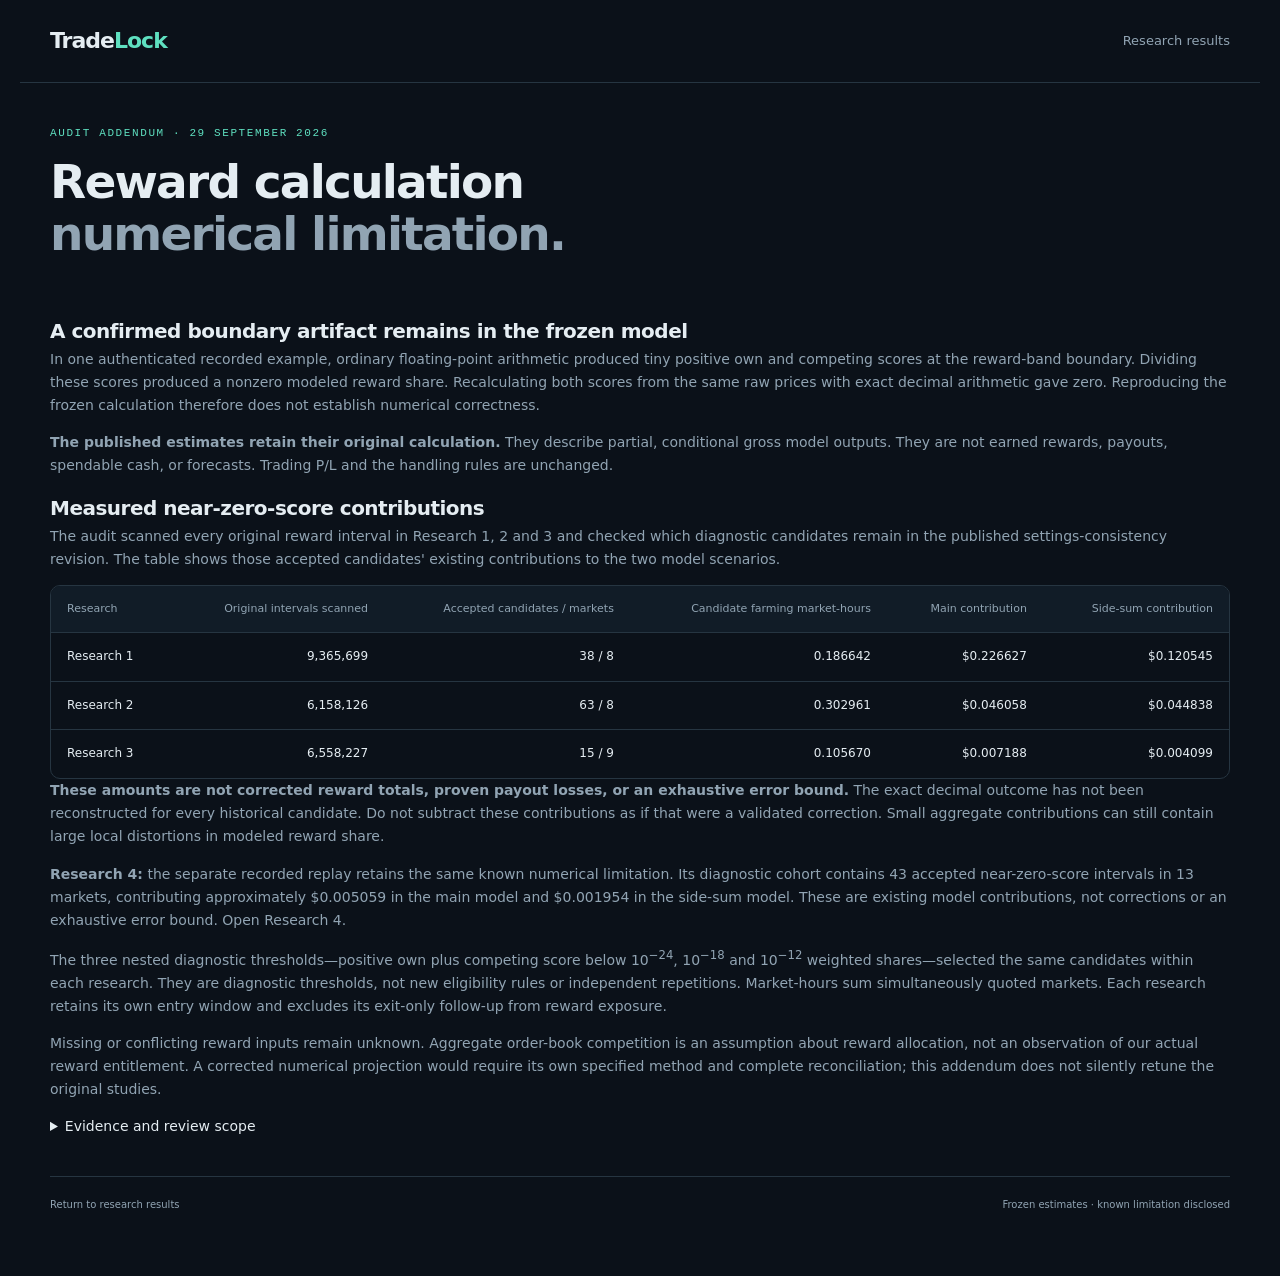
<file: research1/reward-boundary-audit.html>
<!doctype html>
<html lang="en">
<head>
<meta charset="utf-8"><meta name="viewport" content="width=device-width,initial-scale=1">
<meta name="color-scheme" content="dark"><meta name="robots" content="noindex">
<title>TradeLock · Reward calculation audit</title>
<link rel="stylesheet" href="./style.css?v=chronological-pnl-4">
</head>
<body>
<header><a class="brand" href="/">Trade<span>Lock</span></a><nav><a href="./">Research results</a></nav></header>
<main>
<div class="heading"><div><div class="eyebrow">AUDIT ADDENDUM · 29 SEPTEMBER 2026</div><h1>Reward calculation<br><span>numerical limitation.</span></h1></div></div>
<section class="results">
<h2>A confirmed boundary artifact remains in the frozen model</h2>
<p>In one authenticated recorded example, ordinary floating-point arithmetic produced tiny positive own and competing scores at the reward-band boundary. Dividing these scores produced a nonzero modeled reward share. Recalculating both scores from the same raw prices with exact decimal arithmetic gave zero. Reproducing the frozen calculation therefore does not establish numerical correctness.</p>
<p><strong>The published estimates retain their original calculation.</strong> They describe partial, conditional gross model outputs. They are not earned rewards, payouts, spendable cash, or forecasts. Trading P/L and the handling rules are unchanged.</p>
<h2>Measured near-zero-score contributions</h2>
<p>The audit scanned every original reward interval in Research 1, 2 and 3 and checked which diagnostic candidates remain in the published settings-consistency revision. The table shows those accepted candidates' existing contributions to the two model scenarios.</p>
<div class="table-scroll"><table><thead><tr><th>Research</th><th>Original intervals scanned</th><th>Accepted candidates / markets</th><th>Candidate farming market-hours</th><th>Main contribution</th><th>Side-sum contribution</th></tr></thead><tbody>
<tr><td><a href="./?round=research1">Research 1</a></td><td>9,365,699</td><td>38 / 8</td><td>0.186642</td><td>$0.226627</td><td>$0.120545</td></tr>
<tr><td><a href="./?round=research2">Research 2</a></td><td>6,158,126</td><td>63 / 8</td><td>0.302961</td><td>$0.046058</td><td>$0.044838</td></tr>
<tr><td><a href="./?round=research3">Research 3</a></td><td>6,558,227</td><td>15 / 9</td><td>0.105670</td><td>$0.007188</td><td>$0.004099</td></tr>
</tbody></table></div>
<p><strong>These amounts are not corrected reward totals, proven payout losses, or an exhaustive error bound.</strong> The exact decimal outcome has not been reconstructed for every historical candidate. Do not subtract these contributions as if that were a validated correction. Small aggregate contributions can still contain large local distortions in modeled reward share.</p>
<p><strong>Research 4:</strong> the separate recorded replay retains the same known numerical limitation. Its diagnostic cohort contains 43 accepted near-zero-score intervals in 13 markets, contributing approximately $0.005059 in the main model and $0.001954 in the side-sum model. These are existing model contributions, not corrections or an exhaustive error bound. <a href="./?round=research4">Open Research 4</a>.</p>
<p>The three nested diagnostic thresholds—positive own plus competing score below 10<sup>−24</sup>, 10<sup>−18</sup> and 10<sup>−12</sup> weighted shares—selected the same candidates within each research. They are diagnostic thresholds, not new eligibility rules or independent repetitions. Market-hours sum simultaneously quoted markets. Each research retains its own entry window and excludes its exit-only follow-up from reward exposure.</p>
<p>Missing or conflicting reward inputs remain unknown. Aggregate order-book competition is an assumption about reward allocation, not an observation of our actual reward entitlement. A corrected numerical projection would require its own specified method and complete reconciliation; this addendum does not silently retune the original studies.</p>
<details><summary>Evidence and review scope</summary><p>The accepted legacy census covers 22,082,052 original intervals. Exact candidate membership was checked against each interval's recorded native settings source. A separate full-ledger reproduction, three defender reviews, five attacker reviews and a fresh synthesis support this qualified disclosure. Raw decimal failure receipts remain preserved. This does not certify complete source acquisition, unseen numerical errors or real exchange payments.</p><p>Audit: Research 4 final_audit/SYNTHESIS_REWARDS.json and LEGACY_BOUNDARY_PROVENANCE.json, 29 September 2026. The census applies to the published recorded_settings_consistency_v2 reward revision; source-consistency exclusions and all original evidence remain preserved.</p></details>
</section>
<footer><a href="./">Return to research results</a><span>Frozen estimates · known limitation disclosed</span></footer>
</main>
</body>
</html>
</file>
<file: research1/style.css>
:root{--bg:#0b1119;--panel:#111c27;--line:#263541;--ink:#e5edf2;--muted:#91a4b3;--aqua:#5fe0c0;--blue:#7dbafb;--amber:#e9bd74}*{box-sizing:border-box}body{margin:0;background:var(--bg);color:var(--ink);font-family:system-ui,-apple-system,"Segoe UI",sans-serif;font-size:14px;line-height:1.65}a{color:inherit;text-decoration:none}header{max-width:1240px;margin:auto;padding:23px 30px;display:flex;justify-content:space-between;border-bottom:1px solid var(--line);align-items:center}.brand{font-weight:800;font-size:22px;letter-spacing:-1px}.brand span{color:var(--aqua)}nav{display:flex;gap:25px;color:var(--muted);font-size:13px}nav a[aria-current]{color:var(--aqua)}main{max-width:1240px;margin:auto;padding:42px 30px}.heading{display:flex;justify-content:space-between;align-items:center;gap:24px}.eyebrow,.step,.label{font:11px/1.5 ui-monospace,Consolas,monospace;letter-spacing:1.6px;color:var(--muted)}.eyebrow{color:var(--aqua)}h1{font-size:clamp(30px,4vw,47px);line-height:1.12;letter-spacing:-1.8px;margin:14px 0 18px;font-weight:650}h1 span{color:var(--muted)}h2{font-size:20px;letter-spacing:-.5px;margin:0}h3{font-size:17px;margin:10px 0 8px;line-height:1.4}p{margin:0 0 14px;color:var(--muted)}.intro{font-size:15px}.sync{text-align:right;min-width:215px;font-size:12px}.sync p{margin:12px 0 8px}.pill{background:#153029;color:var(--aqua);border:1px solid #2b5547;padding:7px 12px;border-radius:20px;font-size:11px;letter-spacing:.4px}button{font:inherit;background:none;border:1px solid var(--line);color:var(--muted);padding:7px 12px;border-radius:7px;cursor:pointer}button:hover{color:var(--ink);border-color:var(--muted)}button:focus-visible,a:focus-visible{outline:2px solid var(--aqua);outline-offset:4px}.status-strip{display:grid;grid-template-columns:1.6fr 1fr 1fr;margin:32px 0 42px;background:var(--panel);border:1px solid var(--line);border-radius:12px;padding:19px 24px}.status-strip>div{padding-left:25px;border-left:1px solid var(--line)}.status-strip>div:first-child{border:0;padding-left:0}.label{display:block;font-size:10px;letter-spacing:1px}.status-strip strong{display:block;font-size:14px;margin-top:5px;font-weight:550}.section-title{display:flex;align-items:center;justify-content:space-between;gap:18px;margin-bottom:20px}.section-title>span{font-size:12px;color:var(--muted)}.flow{display:grid;grid-template-columns:1fr 1.15fr 1fr;gap:16px}.entry,.measure,.branches article{background:var(--panel);border:1px solid var(--line);border-radius:12px;padding:23px}.entry,.measure{display:flex;flex-direction:column;justify-content:center}.entry p,.measure p,.branches p{font-size:13px;line-height:1.7}.trigger{background:#1c2d38;border-radius:6px;padding:10px 12px;margin-top:18px;font-size:12px;color:#cee3eb;display:flex;gap:8px;align-items:center}.trigger span{color:var(--aqua);font-size:22px}.branches{display:flex;flex-direction:column;gap:12px}.branches article{padding:19px 22px}.branches h3{display:flex;justify-content:space-between;gap:10px}.branches p{margin-bottom:0}.branches .control{border-color:#416858;background:linear-gradient(120deg,#173126,#101d26)}.control .step,.control b{color:var(--aqua)}.control b{font:19px ui-monospace,monospace}.branches article:last-child{border-color:#2e4967}.branches article:last-child .step{color:var(--blue)}.formula{font:14px/1.9 ui-monospace,monospace;border-top:1px solid var(--line);padding-top:18px}.formula span{color:var(--aqua)}.footnote{font-size:11px;line-height:1.7;margin-top:14px;max-width:950px}.results{margin:36px 0}.switch{display:flex;gap:3px;padding:3px;background:#131e28;border:1px solid var(--line);border-radius:9px}.switch button{border:0;font-size:12px;padding:7px 12px}.switch button.active{background:#29433e;color:var(--aqua)}.empty{padding:34px;text-align:center;border:1px dashed #354652;border-radius:12px}.empty h3{font-size:18px}.empty p{max-width:600px;margin:10px auto 0;font-size:13px}.empty .symbol{font:25px ui-monospace;color:var(--blue)}.sample-banner{background:#30291d;border:1px solid #685336;border-radius:9px;padding:12px 17px;font-size:12px;color:var(--amber);margin-bottom:16px}.bars{display:grid;gap:12px;margin:22px 0;padding:0 4px}.bar-row{display:grid;grid-template-columns:160px 1fr 64px;align-items:center;gap:16px;font-size:12px}.bar-track{height:9px;background:#1e303e;border-radius:5px;overflow:hidden}.bar{height:100%;background:var(--blue);border-radius:5px}.bar.baseline{background:var(--aqua)}.bar-value{font-family:ui-monospace,monospace;text-align:right}.table-scroll{overflow:auto;border:1px solid var(--line);border-radius:10px}table{border-collapse:collapse;width:100%;font-size:12px;white-space:nowrap}th{color:var(--muted);font-weight:500;text-align:right;background:var(--panel);font-size:11px}th:first-child,td:first-child{text-align:left}td,th{padding:14px 16px;border-bottom:1px solid var(--line)}td{text-align:right;font-variant-numeric:tabular-nums}tr:last-child td{border:0}.bottom-grid{display:grid;grid-template-columns:1.25fr 1fr;gap:20px;margin-top:35px}.panel{border:1px solid var(--line);border-radius:12px;padding:26px;background:var(--panel)}ol{padding-left:24px;margin:0}li{padding:0 0 18px 9px;font-size:13px;color:var(--muted)}li:last-child{padding-bottom:0}li::marker{color:var(--aqua);font-family:ui-monospace,monospace}.farmers h2{margin:12px 0 22px;font-size:27px;line-height:1.25}.farmer-step{display:flex;gap:15px}.farmer-step>span{color:var(--blue);border:1px solid #37506b;border-radius:50%;width:28px;height:28px;text-align:center;line-height:26px;flex-shrink:0;margin-top:10px;font:12px/26px ui-monospace}.farmer-step h3{font-size:14px}.farmer-step p{font-size:12px}footer{margin-top:38px;border-top:1px solid var(--line);padding:20px 0;display:flex;justify-content:space-between;gap:12px;font-size:10px;color:var(--muted)}#load-error{background:#382524;color:#f4b1a2;padding:12px;border-radius:8px;margin-top:20px}.stale{color:var(--amber)}@media(max-width:780px){header{padding:19px 20px}main{padding:28px 20px}.heading{align-items:flex-start;flex-direction:column}.sync{text-align:left}.flow{grid-template-columns:1fr}.entry,.measure{padding:22px}.trigger{margin-top:3px}.branches{display:grid;grid-template-columns:1fr 1fr}.status-strip{grid-template-columns:1fr;gap:16px;margin:25px 0;padding:19px}.status-strip>div{border:0;padding:0}.bottom-grid{grid-template-columns:1fr}.section-title{align-items:flex-start;flex-direction:column;gap:12px}.bar-row{grid-template-columns:125px 1fr 55px;gap:8px}footer{flex-wrap:wrap}.panel{padding:22px}}@media(max-width:440px){.branches{grid-template-columns:1fr}nav{gap:14px;font-size:11px}h1{font-size:35px}}
.mutation-list{list-style:none;margin:0;padding:0}.mutation-list .mutation{padding:14px 0;border-bottom:1px solid var(--line);background:none}.mutation-list .mutation:last-child{border-bottom:0}.mutation h3{display:inline;font-size:14px;margin:0}.mutation .step{display:inline-block;color:var(--blue);font-size:10px;margin-right:12px}.mutation p{font-size:12px;margin:5px 0 0}.mutation-state{display:block;font-size:10px;color:var(--muted);margin-top:3px}
.score-controls{margin:12px 0 18px;color:var(--muted)}.score-controls select{font:inherit;color:var(--ink);background:var(--panel);border:1px solid var(--line);padding:8px;border-radius:6px;max-width:100%}.score-controls select:focus-visible{outline:2px solid var(--aqua)}
.score-controls{display:flex;align-items:center;flex-wrap:wrap;gap:8px 12px}.score-controls input{font:inherit;width:110px;background:var(--panel);color:var(--ink);border:1px solid var(--line);border-radius:6px;padding:8px}.score-controls>span{font-size:12px;width:100%}

#comparison .table-scroll th{white-space:normal;min-width:120px;max-width:180px}#comparison .table-scroll th:first-child,#comparison .table-scroll td:first-child{position:sticky;left:0;z-index:1;white-space:normal;min-width:150px;max-width:210px;background:var(--panel)}#comparison .table-scroll th:first-child{z-index:2}.comparison-extra{margin-top:20px}.comparison-extra summary{cursor:pointer;color:var(--muted);padding:12px 0}
/* Endpoint comparisons use one shared zero and scale per metric. */
.comparison-charts{display:grid;grid-template-columns:repeat(2,minmax(0,1fr));gap:24px;margin:24px 0}
.rule-chart{margin:0;padding:18px;border:1px solid #2c3545;border-radius:10px;min-width:0}
.rule-chart h3{margin:0 0 8px}.rule-chart figcaption p{font-size:13px;color:#9caac1;min-height:48px}
.chart-axis{display:flex;justify-content:space-between;margin:12px 82px 12px 95px;color:#9caac1;font-size:11px}
.chart-row{display:grid;grid-template-columns:87px minmax(60px,1fr) 78px;align-items:center;gap:8px;min-height:29px;font-size:12px}
.chart-label{white-space:nowrap}.chart-row strong{text-align:right;font-variant-numeric:tabular-nums;font-size:11px}
.bar-track{position:relative;height:19px;background:linear-gradient(90deg,transparent 49.7%,#6e7890 50%,transparent 50.3%)}
.bar{position:absolute;height:13px;top:3px;border-radius:2px;min-width:0}.negative-bar{background:#c76b75}.positive-bar{background:#66bd9b}.control-bar{background:#7ba7ec}
@media(max-width:900px){.comparison-charts{grid-template-columns:1fr}.rule-chart figcaption p{min-height:0}}

.pnl-controls{display:flex;gap:1rem;flex-wrap:wrap;margin:1rem 0}
.pnl-controls select{max-width:100%;padding:.6rem;background:#11242c;color:#e4edf0;border:1px solid #37505a;border-radius:.4rem}
[data-plot] svg{display:block;width:100%;height:auto;min-height:180px;background:#0b1b22;border-radius:.6rem}
.pnl-legend{display:flex;flex-wrap:wrap;gap:.6rem 1rem;margin:1rem 0;font-size:.85rem}
.pnl-legend label{display:inline-flex;align-items:center;gap:.3rem;cursor:pointer;padding:.3rem}
.pnl-time{display:flex;gap:1rem;align-items:center;flex-wrap:wrap;margin:1.25rem 0}
.pnl-time input{min-width:180px;flex:1;accent-color:#6ceac4}
@media(max-width:600px){[data-plot]{overflow-x:auto}[data-plot] svg{min-width:700px}.pnl-controls label{max-width:100%}}
</file>
